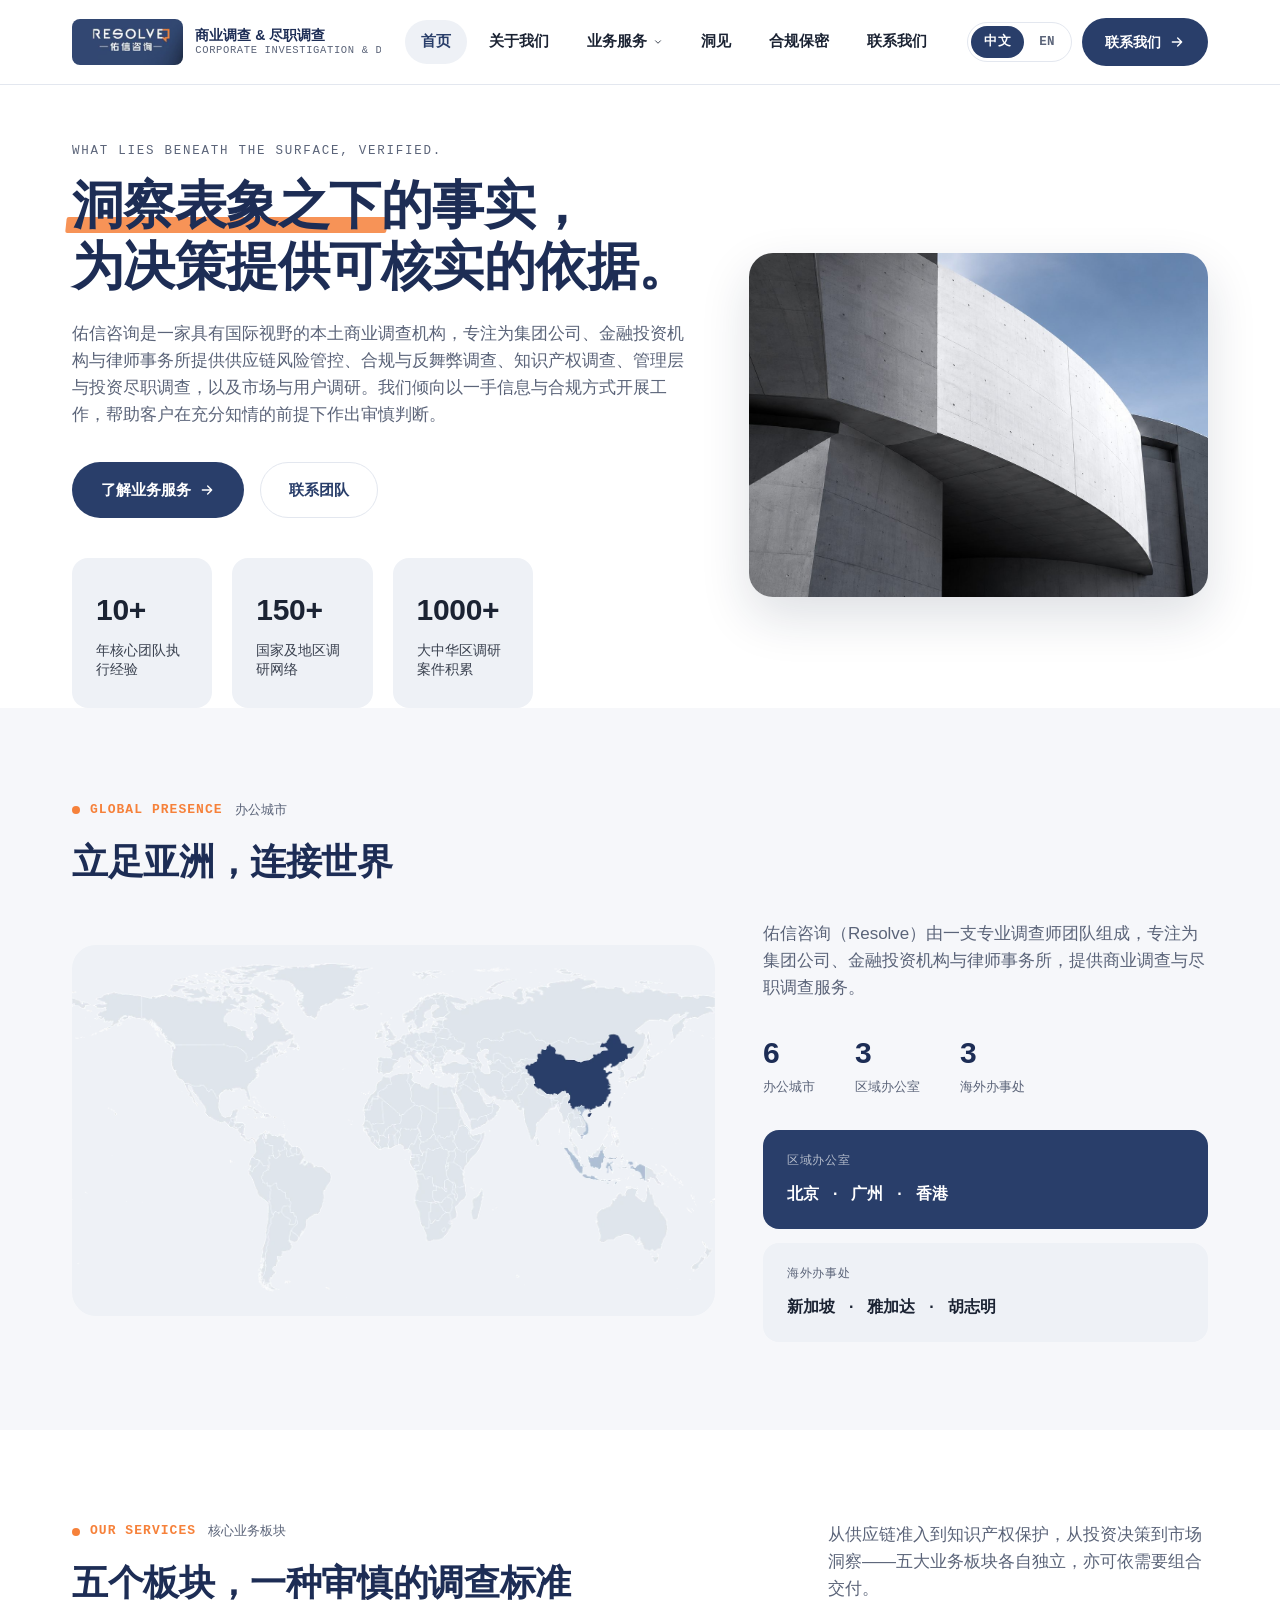
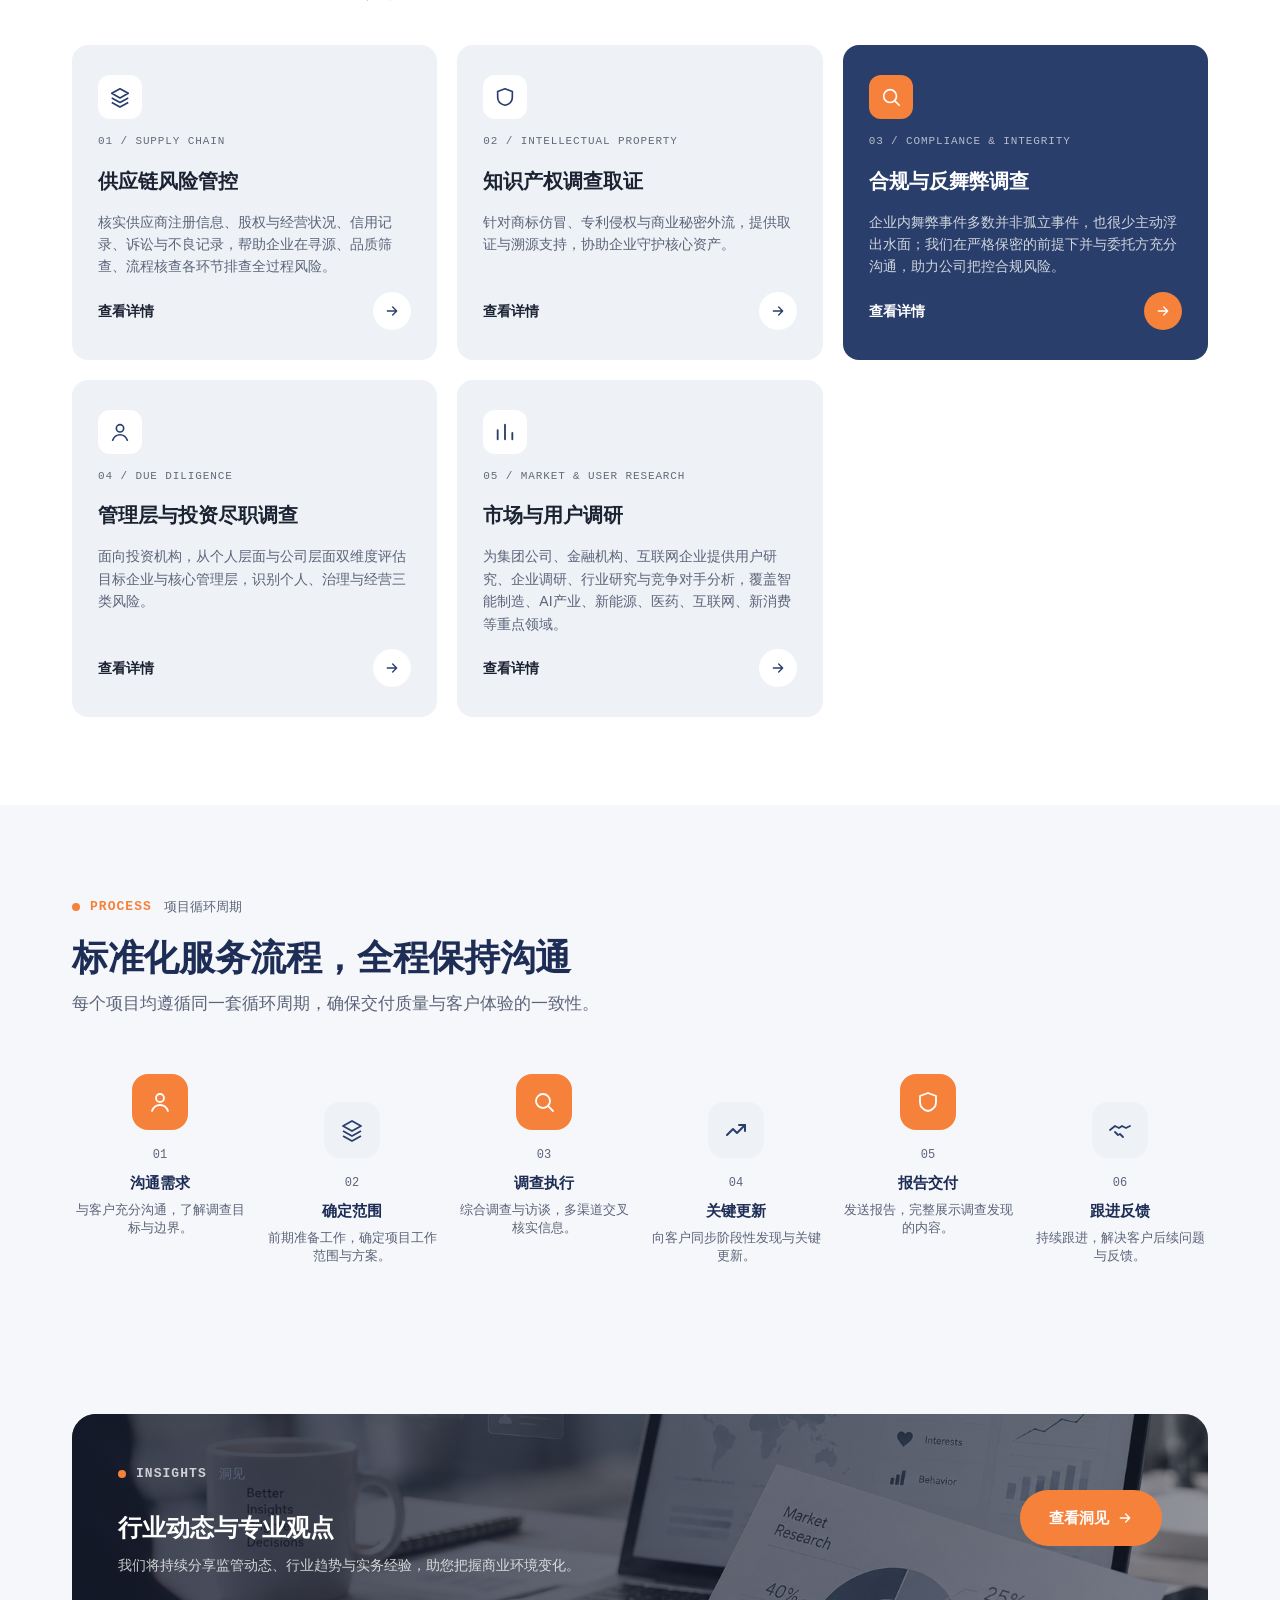
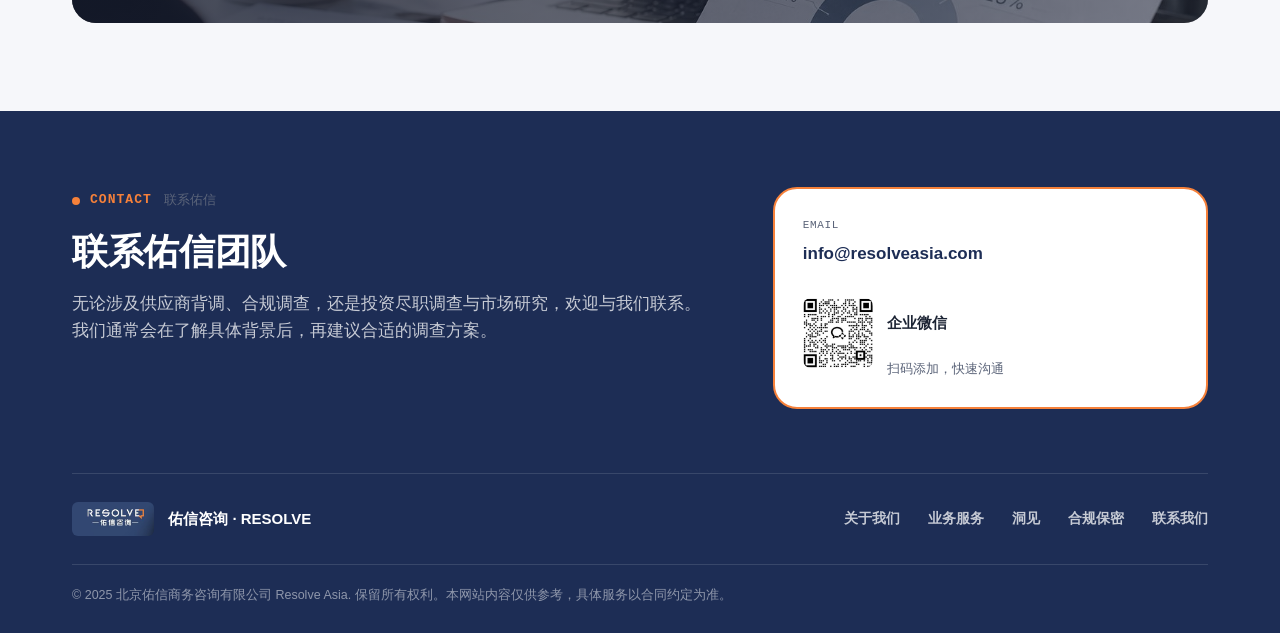
<file: index.html>
<!DOCTYPE html>
<html lang="zh-CN">
<head>
<meta charset="UTF-8">
<meta name="viewport" content="width=device-width, initial-scale=1.0">
<title>首页 | 佑信咨询 Resolve Asia</title>
<meta name="title-zh" content="首页 | 佑信咨询 Resolve Asia">
<meta name="title-en" content="Home | Resolve Asia">
<meta name="description" content="佑信咨询（Resolve）是一家具有国际视野的本土商业调查机构，提供供应链风险管控、知识产权调查取证、合规与反舞弊调查、管理层与投资尽职调查、市场与用户调研等服务。">
<meta name="description-en" content="Resolve is a locally rooted, internationally minded investigative firm offering supply chain risk management, IP investigation, compliance & anti-fraud investigation, management & investment due diligence, and market & user research.">
<link rel="canonical" href="https://resolveasia.com/index.html">
<link rel="alternate" hreflang="zh-CN" href="https://resolveasia.com/index.html">
<link rel="alternate" hreflang="en" href="https://resolveasia.com/index.html?lang=en">
<meta property="og:site_name" content="Resolve Asia 佑信咨询">
<meta property="og:title" content="首页 | 佑信咨询">
<meta property="og:description" content="佑信咨询（Resolve）是一家具有国际视野的本土商业调查机构，提供供应链风险管控、知识产权调查取证、合规与反舞弊调查、管理层与投资尽职调查、市场与用户调研等服务。">
<meta property="og:type" content="website">
<meta property="og:url" content="https://resolveasia.com/index.html">
<meta property="og:image" content="https://resolveasia.com/assets/img/hero-concrete.jpg">
<meta name="twitter:card" content="summary_large_image">
<link rel="icon" type="image/png" href="assets/img/logo.png">
<link rel="stylesheet" href="assets/css/style.css">

</head>
<body>
<header class="site-header">
    <div class="container">
      <a href="index.html" class="brand">
        <img src="assets/img/logo.png" alt="Resolve Asia logo" width="40" height="17">
        <span class="brand-text"><span class="cn">商业调查 & 尽职调查</span><span class="en">CORPORATE INVESTIGATION & DUE DILIGENCE</span></span>
      </a>
      <ul class="main-nav">
        <li><a href="index.html" class="active"><span lang-zh>首页</span><span lang-en>Home</span></a></li>
        <li><a href="about.html"><span lang-zh>关于我们</span><span lang-en>About</span></a></li>
        <li class="has-sub">
          <a href="services.html"><span lang-zh>业务服务</span><span lang-en>Services</span><svg class="chev" viewBox="0 0 24 24" fill="none"><path d="M6 9l6 6 6-6" stroke="currentColor" stroke-width="2" stroke-linecap="round" stroke-linejoin="round"/></svg></a>
          <ul class="submenu"><li><a href="service-supplier.html"><span lang-zh>供应链风险管控</span><span lang-en>Supply Chain Risk Management</span></a></li><li><a href="service-ip.html"><span lang-zh>知识产权调查取证</span><span lang-en>IP Investigation & Evidence Collection</span></a></li><li><a href="service-antifraud.html"><span lang-zh>合规与反舞弊调查</span><span lang-en>Compliance & Anti-Fraud</span></a></li><li><a href="service-duediligence.html"><span lang-zh>管理层与投资尽调</span><span lang-en>Management & Investment DD</span></a></li><li><a href="service-research.html"><span lang-zh>市场与用户调研</span><span lang-en>Market & User Research</span></a></li></ul>
        </li>
        <li><a href="insights.html"><span lang-zh>洞见</span><span lang-en>Insights</span></a></li>
        <li><a href="trust.html"><span lang-zh>合规保密</span><span lang-en>Compliance</span></a></li>
        <li><a href="contact.html"><span lang-zh>联系我们</span><span lang-en>Contact</span></a></li>
      </ul>
      <div class="header-actions">
        <div class="lang-switch">
          <button type="button" data-lang="zh">中文</button>
          <button type="button" data-lang="en">EN</button>
        </div>
        <a href="contact.html" class="btn btn-primary desktop-only"><span lang-zh>联系我们</span><span lang-en>Contact Us</span> <svg viewBox="0 0 24 24" fill="none"><path d="M5 12h14M13 6l6 6-6 6" stroke="currentColor" stroke-width="2" stroke-linecap="round" stroke-linejoin="round"/></svg></a>
        <button class="nav-toggle" aria-label="Menu"><svg viewBox="0 0 24 24" fill="none"><path d="M4 7h16M4 12h16M4 17h16" stroke="currentColor" stroke-width="2" stroke-linecap="round"/></svg></button>
      </div>
    </div>
  </header>

  <section class="hero simple-hero">
    <div class="container">
      <div class="hero-grid">
        <div>
          <div class="hero-kicker-en">WHAT LIES BENEATH THE SURFACE, VERIFIED.</div>
          <h1>
            <span lang-zh><span class="underline-swipe">洞察表象之下</span>的事实，<br>为决策提供可核实的依据。</span>
            <span lang-en>What lies beneath the surface, verified.</span>
          </h1>
          <p class="lede"><span lang-zh>佑信咨询是一家具有国际视野的本土商业调查机构，专注为集团公司、金融投资机构与律师事务所提供供应链风险管控、合规与反舞弊调查、知识产权调查、管理层与投资尽职调查，以及市场与用户调研。我们倾向以一手信息与合规方式开展工作，帮助客户在充分知情的前提下作出审慎判断。</span><span lang-en>Resolve is a locally rooted investigative firm with an international outlook. We work with corporations, financial investors and law firms on supply chain risk management, compliance and anti-fraud investigations, IP investigation and evidence collection, management and investment due diligence, and market and user research. We favor first-hand information and lawful methods, so that clients can make prudent decisions with the full picture.</span></p>
          <div class="btn-row">
            <a href="services.html" class="btn btn-primary"><span lang-zh>了解业务服务</span><span lang-en>Explore Our Services</span> <svg viewBox="0 0 24 24" fill="none"><path d="M5 12h14M13 6l6 6-6 6" stroke="currentColor" stroke-width="2" stroke-linecap="round" stroke-linejoin="round"/></svg></a>
            <a href="contact.html" class="btn btn-outline"><span lang-zh>联系团队</span><span lang-en>Contact the Team</span></a>
          </div>
          <div class="stat-strip">
            <div class="stat-card light"><div class="num">10+</div><div class="cap"><span lang-zh>年核心团队执行经验</span><span lang-en>Years of core team experience</span></div></div>
            <div class="stat-card light"><div class="num">150+</div><div class="cap"><span lang-zh>国家及地区调研网络</span><span lang-en>Countries & regions covered</span></div></div>
            <div class="stat-card light"><div class="num">1000+</div><div class="cap"><span lang-zh>大中华区调研案件积累</span><span lang-en>Cases across Greater China</span></div></div>
          </div>
        </div>
        <div class="hero-media">
          <img src="assets/img/hero-concrete.jpg" alt="Resolve Asia" loading="eager">
        </div>
      </div>
    </div>
  </section>

  <section class="section section--soft">
    <div class="container">
      <span class="eyebrow">GLOBAL PRESENCE <span class="zh-sub"><span lang-zh>办公城市</span><span lang-en>Office Locations</span></span></span>
      <h2>
        <span lang-zh>立足亚洲，<span class="underline-swipe">连接世界</span></span>
        <span lang-en>Rooted in Asia, connected to the world</span>
      </h2>
      <div class="presence-wrap">
        <div class="map-box">
          <div class="world-map"><picture>
            <source srcset="assets/img/world-map.webp" type="image/webp">
            <img src="assets/img/world-map.png" alt="Resolve global office network map" loading="lazy">
          </picture></div>
        </div>
        <div>
          <p class="lede" style="margin-bottom:24px;"><span lang-zh>佑信咨询（Resolve）由一支专业调查师团队组成，专注为集团公司、金融投资机构与律师事务所，提供商业调查与尽职调查服务。</span><span lang-en>Resolve is a team of professional investigators serving corporations, financial investors and law firms with corporate investigation and due diligence.</span></p>
          <div class="office-counts">
            <div><div class="num">6</div><div class="cap" lang-zh>办公城市</div><div class="cap" lang-en>Office cities</div></div>
            <div><div class="num">3</div><div class="cap" lang-zh>区域办公室</div><div class="cap" lang-en>Regional offices</div></div>
            <div><div class="num">3</div><div class="cap" lang-zh>海外办事处</div><div class="cap" lang-en>Overseas offices</div></div>
          </div>
          <div class="office-list">
          <div class="office-card regional">
            <div class="label"><span lang-zh>区域办公室</span><span lang-en>Regional Office</span></div>
            <div class="city-row"><span><span lang-zh>北京</span><span lang-en>Beijing</span></span><span>·</span><span><span lang-zh>广州</span><span lang-en>Guangzhou</span></span><span>·</span><span><span lang-zh>香港</span><span lang-en>Hong Kong</span></span></div>
          </div>
          <div class="office-card">
            <div class="label"><span lang-zh>海外办事处</span><span lang-en>Overseas Office</span></div>
            <div class="city-row"><span><span lang-zh>新加坡</span><span lang-en>Singapore</span></span><span>·</span><span><span lang-zh>雅加达</span><span lang-en>Jakarta</span></span><span>·</span><span><span lang-zh>胡志明</span><span lang-en>Ho Chi Minh City</span></span></div>
          </div>
        </div>
        </div>
      </div>
    </div>
  </section>

  <section class="section">
    <div class="container">
      <div class="ov-head">
        <div>
          <span class="eyebrow">OUR SERVICES <span class="zh-sub"><span lang-zh>核心业务板块</span><span lang-en>Core service lines</span></span></span>
          <h2><span lang-zh>五个板块，一种审慎的调查标准</span><span lang-en>Five Service Lines, One Standard</span></h2>
        </div>
        <p class="lede mb-0" style="max-width:380px;"><span lang-zh>从供应链准入到知识产权保护，从投资决策到市场洞察——五大业务板块各自独立，亦可依需要组合交付。</span><span lang-en>From supply-chain onboarding to intellectual property, from investment decisions to market insight — five service lines, standing alone or combined.</span></p>
      </div>
      <div class="services-grid">
      <article class="svc-card">
        <div class="icon"><svg viewBox="0 0 24 24" fill="none"><path d="M12 3l9 5-9 5-9-5 9-5z" stroke="currentColor" stroke-width="1.8" stroke-linejoin="round"/><path d="M3 13l9 5 9-5" stroke="currentColor" stroke-width="1.8" stroke-linejoin="round"/><path d="M3 18l9 5 9-5" stroke="currentColor" stroke-width="1.8" stroke-linejoin="round"/></svg></div>
        <span class="tag">01 / SUPPLY CHAIN</span>
        <h3><span lang-zh>供应链风险管控</span><span lang-en>Supply Chain Risk Management</span></h3>
        <p><span lang-zh>核实供应商注册信息、股权与经营状况、信用记录、诉讼与不良记录，帮助企业在寻源、品质筛查、流程核查各环节排查全过程风险。</span><span lang-en>We verify a supplier's registration, ownership, credit history, litigation and adverse records, screening for risk at every stage — sourcing, quality and process review.</span></p>
        <div class="foot-row"><a href="service-supplier.html" style="font-weight:700;font-size:14px;"><span lang-zh>查看详情</span><span lang-en>View details</span></a><a href="service-supplier.html" class="svc-arrow"><svg viewBox="0 0 24 24" fill="none"><path d="M5 12h14M13 6l6 6-6 6" stroke="currentColor" stroke-width="2" stroke-linecap="round" stroke-linejoin="round"/></svg></a></div>
      </article>
      <article class="svc-card">
        <div class="icon"><svg viewBox="0 0 24 24" fill="none"><path d="M12 3l8 3v6c0 5-3.5 8-8 9-4.5-1-8-4-8-9V6l8-3z" stroke="currentColor" stroke-width="1.8" stroke-linejoin="round"/></svg></div>
        <span class="tag">02 / INTELLECTUAL PROPERTY</span>
        <h3><span lang-zh>知识产权调查取证</span><span lang-en>IP Investigation & Evidence Collection</span></h3>
        <p><span lang-zh>针对商标仿冒、专利侵权与商业秘密外流，提供取证与溯源支持，协助企业守护核心资产。</span><span lang-en>Evidence collection and source-tracing support against counterfeiting, patent infringement and trade-secret leaks — helping companies protect their core assets.</span></p>
        <div class="foot-row"><a href="service-ip.html" style="font-weight:700;font-size:14px;"><span lang-zh>查看详情</span><span lang-en>View details</span></a><a href="service-ip.html" class="svc-arrow"><svg viewBox="0 0 24 24" fill="none"><path d="M5 12h14M13 6l6 6-6 6" stroke="currentColor" stroke-width="2" stroke-linecap="round" stroke-linejoin="round"/></svg></a></div>
      </article>
      <article class="svc-card dark">
        <div class="icon"><svg viewBox="0 0 24 24" fill="none"><circle cx="11" cy="11" r="7" stroke="currentColor" stroke-width="1.8"/><path d="M21 21l-4.3-4.3" stroke="currentColor" stroke-width="1.8" stroke-linecap="round"/></svg></div>
        <span class="tag">03 / COMPLIANCE &amp; INTEGRITY</span>
        <h3><span lang-zh>合规与反舞弊调查</span><span lang-en>Compliance & Anti-Fraud Investigation</span></h3>
        <p><span lang-zh>企业内舞弊事件多数并非孤立事件，也很少主动浮出水面；我们在严格保密的前提下并与委托方充分沟通，助力公司把控合规风险。</span><span lang-en>Internal fraud is rarely an isolated incident, and it seldom comes to light on its own. Working under strict confidentiality and in close coordination with the client, we help companies get ahead of compliance risk.</span></p>
        <div class="foot-row"><a href="service-antifraud.html" style="font-weight:700;font-size:14px;color:#fff;"><span lang-zh>查看详情</span><span lang-en>View details</span></a><a href="service-antifraud.html" class="svc-arrow"><svg viewBox="0 0 24 24" fill="none"><path d="M5 12h14M13 6l6 6-6 6" stroke="currentColor" stroke-width="2" stroke-linecap="round" stroke-linejoin="round"/></svg></a></div>
      </article>
      <article class="svc-card">
        <div class="icon"><svg viewBox="0 0 24 24" fill="none"><circle cx="12" cy="8" r="4" stroke="currentColor" stroke-width="1.8"/><path d="M4 21c1.5-4 5-6 8-6s6.5 2 8 6" stroke="currentColor" stroke-width="1.8" stroke-linecap="round"/></svg></div>
        <span class="tag">04 / DUE DILIGENCE</span>
        <h3><span lang-zh>管理层与投资尽职调查</span><span lang-en>Management & Investment Due Diligence</span></h3>
        <p><span lang-zh>面向投资机构，从个人层面与公司层面双维度评估目标企业与核心管理层，识别个人、治理与经营三类风险。</span><span lang-en>For investors: a dual-lens assessment of key individuals and target companies, covering personal, governance and operating risk.</span></p>
        <div class="foot-row"><a href="service-duediligence.html" style="font-weight:700;font-size:14px;"><span lang-zh>查看详情</span><span lang-en>View details</span></a><a href="service-duediligence.html" class="svc-arrow"><svg viewBox="0 0 24 24" fill="none"><path d="M5 12h14M13 6l6 6-6 6" stroke="currentColor" stroke-width="2" stroke-linecap="round" stroke-linejoin="round"/></svg></a></div>
      </article>
      <article class="svc-card">
        <div class="icon"><svg viewBox="0 0 24 24" fill="none"><path d="M4 20V10M12 20V4M20 20v-7" stroke="currentColor" stroke-width="2" stroke-linecap="round"/></svg></div>
        <span class="tag">05 / MARKET &amp; USER RESEARCH</span>
        <h3><span lang-zh>市场与用户调研</span><span lang-en>Market & User Research</span></h3>
        <p><span lang-zh>为集团公司、金融机构、互联网企业提供用户研究、企业调研、行业研究与竞争对手分析，覆盖智能制造、AI产业、新能源、医药、互联网、新消费等重点领域。</span><span lang-en>User research, enterprise research, industry research and competitor analysis, spanning intelligent manufacturing, AI, new energy, pharma, internet and new consumer sectors.</span></p>
        <div class="foot-row"><a href="service-research.html" style="font-weight:700;font-size:14px;"><span lang-zh>查看详情</span><span lang-en>View details</span></a><a href="service-research.html" class="svc-arrow"><svg viewBox="0 0 24 24" fill="none"><path d="M5 12h14M13 6l6 6-6 6" stroke="currentColor" stroke-width="2" stroke-linecap="round" stroke-linejoin="round"/></svg></a></div>
      </article>
    </div>
    </div>
  </section>

  <section class="section section--soft">
    <div class="container">
      <span class="eyebrow">PROCESS <span class="zh-sub"><span lang-zh>项目循环周期</span><span lang-en>Our Delivery Cycle</span></span></span>
      <h2><span lang-zh>标准化服务流程，全程保持沟通</span><span lang-en>A standardized service process with constant communication.</span></h2>
      <p class="lede" style="margin-top:10px;"><span lang-zh>每个项目均遵循同一套循环周期，确保交付质量与客户体验的一致性。</span><span lang-en>Every project follows the same cycle, ensuring consistent quality and customer experience.</span></p>
      <div class="process-row"><div class="process-step active">
        <div class="dot"><svg viewBox="0 0 24 24" fill="none"><circle cx="12" cy="8" r="4" stroke="currentColor" stroke-width="1.8"/><path d="M4 21c1.5-4 5-6 8-6s6.5 2 8 6" stroke="currentColor" stroke-width="1.8" stroke-linecap="round"/></svg></div>
        <div class="num">01</div>
        <h4><span lang-zh>沟通需求</span><span lang-en>Understand the requirements</span></h4>
        <p><span lang-zh>与客户充分沟通，了解调查目标与边界。</span><span lang-en>Align on goals and scope with the client.</span></p>
      </div><div class="process-step">
        <div class="dot"><svg viewBox="0 0 24 24" fill="none"><path d="M12 3l9 5-9 5-9-5 9-5z" stroke="currentColor" stroke-width="1.8" stroke-linejoin="round"/><path d="M3 13l9 5 9-5" stroke="currentColor" stroke-width="1.8" stroke-linejoin="round"/><path d="M3 18l9 5 9-5" stroke="currentColor" stroke-width="1.8" stroke-linejoin="round"/></svg></div>
        <div class="num">02</div>
        <h4><span lang-zh>确定范围</span><span lang-en>Plan the scope</span></h4>
        <p><span lang-zh>前期准备工作，确定项目工作范围与方案。</span><span lang-en>Prepare the groundwork and define the project scope and approach.</span></p>
      </div><div class="process-step active">
        <div class="dot"><svg viewBox="0 0 24 24" fill="none"><circle cx="11" cy="11" r="7" stroke="currentColor" stroke-width="1.8"/><path d="M21 21l-4.3-4.3" stroke="currentColor" stroke-width="1.8" stroke-linecap="round"/></svg></div>
        <div class="num">03</div>
        <h4><span lang-zh>调查执行</span><span lang-en>Investigate and execute</span></h4>
        <p><span lang-zh>综合调查与访谈，多渠道交叉核实信息。</span><span lang-en>Cross-verified research and interviews.</span></p>
      </div><div class="process-step">
        <div class="dot"><svg viewBox="0 0 24 24" fill="none"><path d="M3 17l6-6 4 4 8-8" stroke="currentColor" stroke-width="2" stroke-linecap="round" stroke-linejoin="round"/><path d="M15 7h6v6" stroke="currentColor" stroke-width="2" stroke-linecap="round" stroke-linejoin="round"/></svg></div>
        <div class="num">04</div>
        <h4><span lang-zh>关键更新</span><span lang-en>Share key updates</span></h4>
        <p><span lang-zh>向客户同步阶段性发现与关键更新。</span><span lang-en>Keep clients informed of interim findings and key developments.</span></p>
      </div><div class="process-step active">
        <div class="dot"><svg viewBox="0 0 24 24" fill="none"><path d="M12 3l8 3v6c0 5-3.5 8-8 9-4.5-1-8-4-8-9V6l8-3z" stroke="currentColor" stroke-width="1.8" stroke-linejoin="round"/></svg></div>
        <div class="num">05</div>
        <h4><span lang-zh>报告交付</span><span lang-en>Deliver the report</span></h4>
        <p><span lang-zh>发送报告，完整展示调查发现的内容。</span><span lang-en>Deliver the full findings report.</span></p>
      </div><div class="process-step">
        <div class="dot"><svg viewBox="0 0 24 24" fill="none"><path d="M2 12l5-4 4 2 3-2 4 2 4-2" stroke="currentColor" stroke-width="1.8" stroke-linecap="round" stroke-linejoin="round"/><path d="M7 14l3 3 2-1 3 3" stroke="currentColor" stroke-width="1.8" stroke-linecap="round" stroke-linejoin="round"/></svg></div>
        <div class="num">06</div>
        <h4><span lang-zh>跟进反馈</span><span lang-en>Follow up</span></h4>
        <p><span lang-zh>持续跟进，解决客户后续问题与反馈。</span><span lang-en>Ongoing support for follow-up questions.</span></p>
      </div></div>
    </div>
  </section>

  <section class="section section--soft">
    <div class="container">
      <div class="cta-banner" style="margin-top:0;">
        <img src="assets/img/research-analysis.jpg" alt="Resolve insights">
        <div class="ov">
          <div>
            <span class="eyebrow" style="color:rgba(255,255,255,.75);">INSIGHTS <span class="zh-sub">洞见</span></span>
            <h3 style="margin-top:8px;">
              <span lang-zh>行业动态与专业观点</span>
              <span lang-en>Industry trends &amp; professional perspectives</span>
            </h3>
            <p>
              <span lang-zh>我们将持续分享监管动态、行业趋势与实务经验，助您把握商业环境变化。</span>
              <span lang-en>We regularly share regulatory updates, industry trends and practical insights to help you navigate a changing business environment.</span>
            </p>
          </div>
          <a href="insights.html" class="btn btn-accent">
            <span lang-zh>查看洞见</span><span lang-en>View Insights</span> <svg viewBox="0 0 24 24" fill="none"><path d="M5 12h14M13 6l6 6-6 6" stroke="currentColor" stroke-width="2" stroke-linecap="round" stroke-linejoin="round"/></svg>
          </a>
        </div>
      </div>
    </div>
  </section>

<section class="contact-section">
    <div class="container">
      <div class="contact-grid">
        <div>
          <span class="eyebrow">CONTACT <span class="zh-sub"><span lang-zh>联系佑信</span><span lang-en>Contact Resolve</span></span></span>
          <h2><span lang-zh>联系佑信团队</span><span lang-en>Contact the Resolve Team</span></h2>
          <p class="lede" style="margin-top:16px;"><span lang-zh>无论涉及供应商背调、合规调查，还是投资尽职调查与市场研究，欢迎与我们联系。我们通常会在了解具体背景后，再建议合适的调查方案。</span><span lang-en>Whether the matter involves a supplier check, a compliance investigation, or investment due diligence, we typically propose an approach only once we understand the specifics.</span></p>
        </div>
        <div class="contact-card">
          <div class="em-label">EMAIL</div>
          <div class="email">info@resolveasia.com</div>
          <div class="qr-row">
            <img src="assets/img/qrcode-wecom.png" alt="WeCom QR code" width="70" height="70">
            <div>
              <h5><span lang-zh>企业微信</span><span lang-en>WeCom</span></h5>
              <p><span lang-zh>扫码添加，快速沟通</span><span lang-en>Scan to connect instantly</span></p>
            </div>
          </div>
        </div>
      </div>
    </div>
  </section>
<footer class="site-footer">
    <div class="container">
      <div class="footer-row">
        <div class="footer-brand">
          <img src="assets/img/logo.png" alt="Resolve Asia">
          <span><span lang-zh>佑信咨询 · RESOLVE</span><span lang-en>RESOLVE · 佑信咨询</span></span>
        </div>
        <nav class="footer-nav">
          <a href="about.html"><span lang-zh>关于我们</span><span lang-en>About</span></a>
          <a href="services.html"><span lang-zh>业务服务</span><span lang-en>Services</span></a>
          <a href="insights.html"><span lang-zh>洞见</span><span lang-en>Insights</span></a>
          <a href="trust.html"><span lang-zh>合规保密</span><span lang-en>Compliance</span></a>
          <a href="contact.html"><span lang-zh>联系我们</span><span lang-en>Contact</span></a>
        </nav>
      </div>
      <div class="footer-bottom"><span lang-zh>© 2025 北京佑信商务咨询有限公司 Resolve Asia. 保留所有权利。本网站内容仅供参考，具体服务以合同约定为准。</span><span lang-en>© 2025 Beijing Resolve Business Consulting Co., Ltd. All rights reserved. This website is for reference only; the scope of services is as set out in the contract.</span></div>
    </div>
  </footer>
<script src="assets/js/main.js"></script>
</body>
</html>
</file>
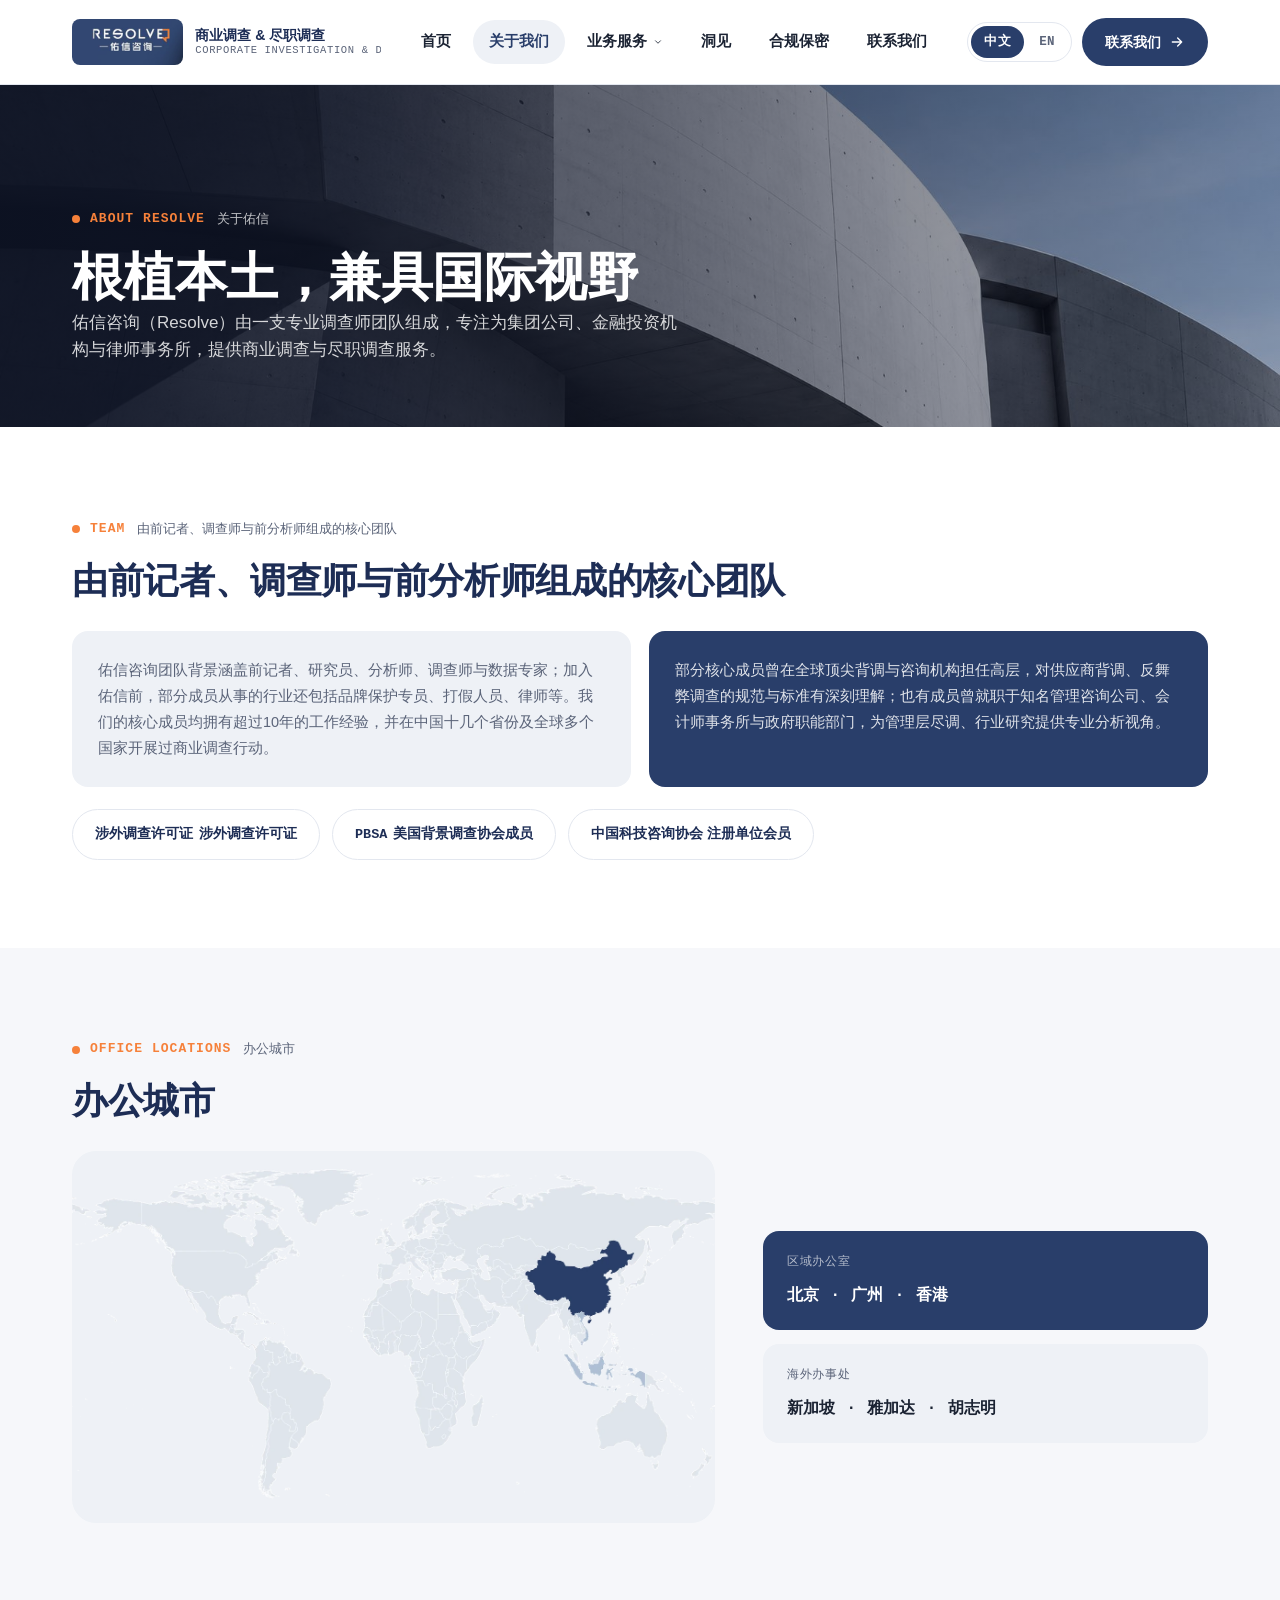
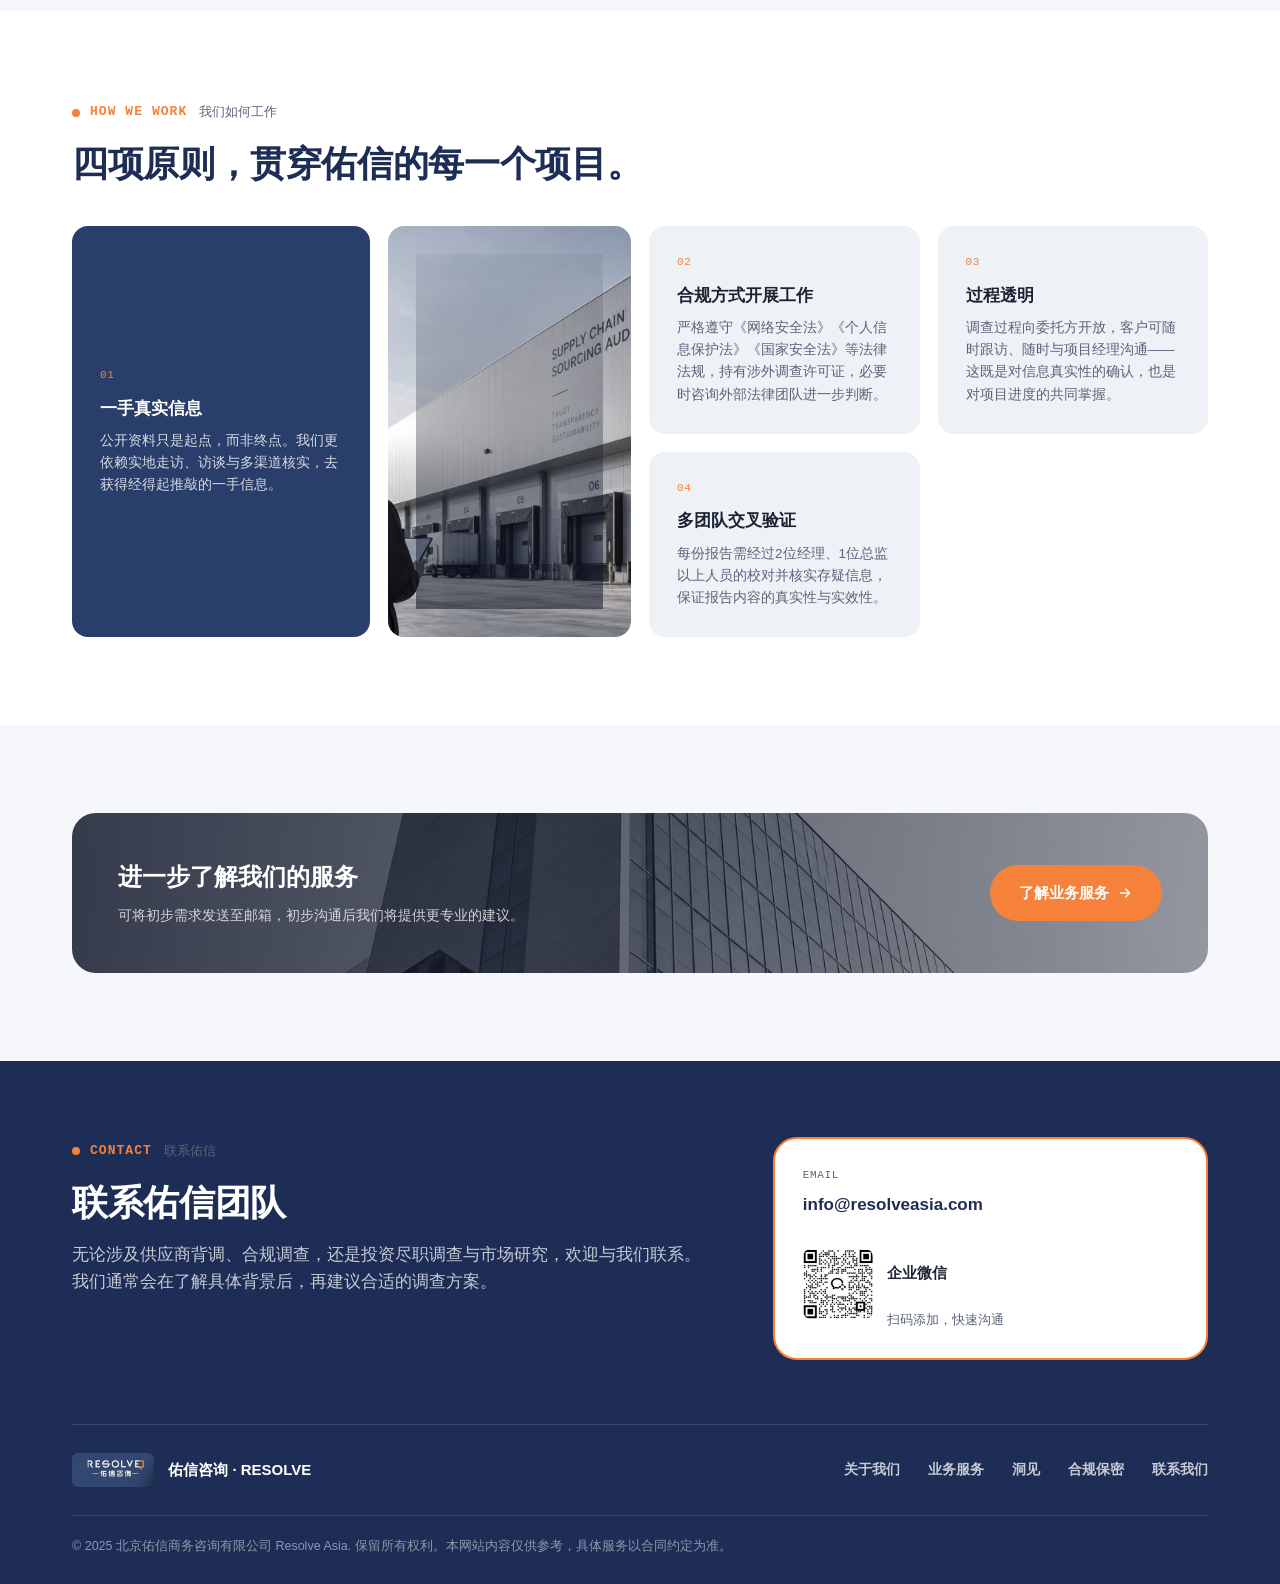
<file: about.html>
<!DOCTYPE html>
<html lang="zh-CN">
<head>
<meta charset="UTF-8">
<meta name="viewport" content="width=device-width, initial-scale=1.0">
<title>关于我们 | 佑信咨询 Resolve Asia</title>
<meta name="title-zh" content="关于我们 | 佑信咨询 Resolve Asia">
<meta name="title-en" content="About | Resolve Asia">
<meta name="description" content="佑信咨询（Resolve）由一支专业调查师团队组成，专注为集团公司、金融投资机构与律师事务所提供商业调查与尽职调查服务。">
<meta name="description-en" content="Resolve is a team of professional investigators serving corporations, financial investors and law firms with corporate investigation and due diligence.">
<link rel="canonical" href="https://resolveasia.com/about.html">
<link rel="alternate" hreflang="zh-CN" href="https://resolveasia.com/about.html">
<link rel="alternate" hreflang="en" href="https://resolveasia.com/about.html?lang=en">
<meta property="og:site_name" content="Resolve Asia 佑信咨询">
<meta property="og:title" content="关于我们 | 佑信咨询">
<meta property="og:description" content="佑信咨询（Resolve）由一支专业调查师团队组成，专注为集团公司、金融投资机构与律师事务所提供商业调查与尽职调查服务。">
<meta property="og:type" content="website">
<meta property="og:url" content="https://resolveasia.com/about.html">
<meta property="og:image" content="https://resolveasia.com/assets/img/hero-concrete.jpg">
<meta name="twitter:card" content="summary_large_image">
<link rel="icon" type="image/png" href="assets/img/logo.png">
<link rel="stylesheet" href="assets/css/style.css">

</head>
<body>
<header class="site-header">
    <div class="container">
      <a href="index.html" class="brand">
        <img src="assets/img/logo.png" alt="Resolve Asia logo" width="40" height="17">
        <span class="brand-text"><span class="cn">商业调查 & 尽职调查</span><span class="en">CORPORATE INVESTIGATION & DUE DILIGENCE</span></span>
      </a>
      <ul class="main-nav">
        <li><a href="index.html"><span lang-zh>首页</span><span lang-en>Home</span></a></li>
        <li><a href="about.html" class="active"><span lang-zh>关于我们</span><span lang-en>About</span></a></li>
        <li class="has-sub">
          <a href="services.html"><span lang-zh>业务服务</span><span lang-en>Services</span><svg class="chev" viewBox="0 0 24 24" fill="none"><path d="M6 9l6 6 6-6" stroke="currentColor" stroke-width="2" stroke-linecap="round" stroke-linejoin="round"/></svg></a>
          <ul class="submenu"><li><a href="service-supplier.html"><span lang-zh>供应链风险管控</span><span lang-en>Supply Chain Risk Management</span></a></li><li><a href="service-ip.html"><span lang-zh>知识产权调查取证</span><span lang-en>IP Investigation & Evidence Collection</span></a></li><li><a href="service-antifraud.html"><span lang-zh>合规与反舞弊调查</span><span lang-en>Compliance & Anti-Fraud</span></a></li><li><a href="service-duediligence.html"><span lang-zh>管理层与投资尽调</span><span lang-en>Management & Investment DD</span></a></li><li><a href="service-research.html"><span lang-zh>市场与用户调研</span><span lang-en>Market & User Research</span></a></li></ul>
        </li>
        <li><a href="insights.html"><span lang-zh>洞见</span><span lang-en>Insights</span></a></li>
        <li><a href="trust.html"><span lang-zh>合规保密</span><span lang-en>Compliance</span></a></li>
        <li><a href="contact.html"><span lang-zh>联系我们</span><span lang-en>Contact</span></a></li>
      </ul>
      <div class="header-actions">
        <div class="lang-switch">
          <button type="button" data-lang="zh">中文</button>
          <button type="button" data-lang="en">EN</button>
        </div>
        <a href="contact.html" class="btn btn-primary desktop-only"><span lang-zh>联系我们</span><span lang-en>Contact Us</span> <svg viewBox="0 0 24 24" fill="none"><path d="M5 12h14M13 6l6 6-6 6" stroke="currentColor" stroke-width="2" stroke-linecap="round" stroke-linejoin="round"/></svg></a>
        <button class="nav-toggle" aria-label="Menu"><svg viewBox="0 0 24 24" fill="none"><path d="M4 7h16M4 12h16M4 17h16" stroke="currentColor" stroke-width="2" stroke-linecap="round"/></svg></button>
      </div>
    </div>
  </header>

  <section class="page-hero">
    <div class="page-hero-bg"><img src="assets/img/hero-concrete.jpg" alt="Resolve Asia"></div>
    <div class="container">
      <span class="eyebrow">ABOUT RESOLVE <span class="zh-sub"><span lang-zh>关于佑信</span><span lang-en>About Resolve</span></span></span>
      <h1><span lang-zh>根植本土，兼具国际视野</span><span lang-en>A local investigative team with a global outlook.</span></h1>
      <p class="lede"><span lang-zh>佑信咨询（Resolve）由一支专业调查师团队组成，专注为集团公司、金融投资机构与律师事务所，提供商业调查与尽职调查服务。</span><span lang-en>Resolve is a team of professional investigators serving corporations, financial investors and law firms with corporate investigation and due diligence.</span></p>
    </div>
  </section>

  <section class="section">
    <div class="container">
      <div class="ov-head">
        <div>
          <span class="eyebrow">TEAM <span class="zh-sub"><span lang-zh>由前记者、调查师与前分析师组成的核心团队</span><span lang-en>A core team of former journalists and analysts, and seasoned investigators</span></span></span>
          <h2><span lang-zh>由前记者、调查师与前分析师组成的核心团队</span><span lang-en>A core team of former journalists and analysts, and seasoned investigators</span></h2>
        </div>
      </div>
      <div class="grid-2">
        <div class="tile">
          <p style="font-size:14.5px;line-height:1.8;"><span lang-zh>佑信咨询团队背景涵盖前记者、研究员、分析师、调查师与数据专家；加入佑信前，部分成员从事的行业还包括品牌保护专员、打假人员、律师等。我们的核心成员均拥有超过10年的工作经验，并在中国十几个省份及全球多个国家开展过商业调查行动。</span><span lang-en>Our team's backgrounds span former journalists, researchers, analysts, investigators and data specialists — with some members having worked as brand-protection specialists, anti-counterfeiting investigators or lawyers before joining Resolve. Core members bring more than a decade of experience, having conducted investigations across more than a dozen Chinese provinces and a number of countries worldwide.</span></p>
        </div>
        <div class="tile navy">
          <p style="font-size:14.5px;line-height:1.8;color:rgba(255,255,255,.85);"><span lang-zh>部分核心成员曾在全球顶尖背调与咨询机构担任高层，对供应商背调、反舞弊调查的规范与标准有深刻理解；也有成员曾就职于知名管理咨询公司、会计师事务所与政府职能部门，为管理层尽调、行业研究提供专业分析视角。</span><span lang-en>Some senior members previously held leadership roles at top-tier background-check and consulting firms, bringing deep expertise in supplier checks and anti-fraud investigation; others came from leading management consultancies, accounting firms and government bodies, contributing an analytical lens to management due diligence and industry research.</span></p>
        </div>
      </div>
      <div class="credential-row">
        <span class="cred-chip"><b>涉外调查许可证</b><span lang-zh>涉外调查许可证</span><span lang-en>Foreign-Related Investigation License</span></span>
        <span class="cred-chip"><b>PBSA</b><span lang-zh>美国背景调查协会成员</span><span lang-en>Member</span></span>
        <span class="cred-chip"><span lang-zh>中国科技咨询协会 注册单位会员</span><span lang-en>CATCC Registered Member</span></span>
      </div>
    </div>
  </section>

  <section class="section section--soft">
    <div class="container">
      <span class="eyebrow">OFFICE LOCATIONS <span class="zh-sub"><span lang-zh>办公城市</span><span lang-en>Office Locations</span></span></span>
      <h2><span lang-zh>办公城市</span><span lang-en>Office Locations</span></h2>
      <div class="presence-wrap" style="margin-top:28px;">
        <div class="map-box">
          <div class="world-map"><picture>
            <source srcset="assets/img/world-map.webp" type="image/webp">
            <img src="assets/img/world-map.png" alt="Resolve global office network map" loading="lazy">
          </picture></div>
        </div>
        <div class="office-list">
          <div class="office-card regional">
            <div class="label"><span lang-zh>区域办公室</span><span lang-en>Regional Office</span></div>
            <div class="city-row"><span><span lang-zh>北京</span><span lang-en>Beijing</span></span><span>·</span><span><span lang-zh>广州</span><span lang-en>Guangzhou</span></span><span>·</span><span><span lang-zh>香港</span><span lang-en>Hong Kong</span></span></div>
          </div>
          <div class="office-card">
            <div class="label"><span lang-zh>海外办事处</span><span lang-en>Overseas Office</span></div>
            <div class="city-row"><span><span lang-zh>新加坡</span><span lang-en>Singapore</span></span><span>·</span><span><span lang-zh>雅加达</span><span lang-en>Jakarta</span></span><span>·</span><span><span lang-zh>胡志明</span><span lang-en>Ho Chi Minh City</span></span></div>
          </div>
        </div>
      </div>
    </div>
  </section>

  <section class="section">
    <div class="container">
      <span class="eyebrow">HOW WE WORK <span class="zh-sub"><span lang-zh>我们如何工作</span><span lang-en>How We Work</span></span></span>
      <h2><span lang-zh>四项原则，贯穿佑信的每一个项目。</span><span lang-en>Four principles guide every engagement.</span></h2>
      <div class="principle-grid">
        <div class="principle-card navy">
          <div class="tag">01</div>
          <h4><span lang-zh>一手真实信息</span><span lang-en>First-Hand Information</span></h4>
          <p><span lang-zh>公开资料只是起点，而非终点。我们更依赖实地走访、访谈与多渠道核实，去获得经得起推敲的一手信息。</span><span lang-en>Public records are a starting point, not an endpoint. We rely on site visits, interviews and cross-checked sources to reach information that holds up to scrutiny.</span></p>
        </div>
        <div class="principle-card photo">
          <img src="assets/img/supply-chain-audit.jpg" alt="Compliant by design">
          <div class="ov"></div>
        </div>
        <div class="principle-card light">
          <div class="tag">02</div>
          <h4><span lang-zh>合规方式开展工作</span><span lang-en>Compliant by Design</span></h4>
          <p><span lang-zh>严格遵守《网络安全法》《个人信息保护法》《国家安全法》等法律法规，持有涉外调查许可证，必要时咨询外部法律团队进一步判断。</span><span lang-en>We strictly follow China's Cybersecurity Law, Personal Information Protection Law and National Security Law, hold a Foreign-Related Investigation License, and consult external legal counsel when needed.</span></p>
        </div>
        <div class="principle-card light">
          <div class="tag">03</div>
          <h4><span lang-zh>过程透明</span><span lang-en>Transparent Process</span></h4>
          <p><span lang-zh>调查过程向委托方开放，客户可随时跟访、随时与项目经理沟通——这既是对信息真实性的确认，也是对项目进度的共同掌握。</span><span lang-en>The process stays open to the client, who can sit in on interviews and reach the project manager at any time — which both confirms the information is genuine and keeps client and team aligned on progress.</span></p>
        </div>
        <div class="principle-card light">
          <div class="tag">04</div>
          <h4><span lang-zh>多团队交叉验证</span><span lang-en>Cross-Verified Quality</span></h4>
          <p><span lang-zh>每份报告需经过2位经理、1位总监以上人员的校对并核实存疑信息，保证报告内容的真实性与实效性。</span><span lang-en>Every report is reviewed by two managers and at least one director, who verify any questionable findings before delivery — so the report is accurate and actionable.</span></p>
        </div>
      </div>
    </div>
  </section>

  <section class="section section--soft">
    <div class="container">
      <div class="cta-banner" style="margin-top:0;">
        <img src="assets/img/cta-building.jpg" alt="Resolve services">
        <div class="ov">
          <div>
            <h3><span lang-zh>进一步了解我们的服务</span><span lang-en>Learn more about our services</span></h3>
            <p><span lang-zh>可将初步需求发送至邮箱，初步沟通后我们将提供更专业的建议。</span><span lang-en>Send us a brief outline of what you need, and we'll follow up with tailored advice once we've had an initial conversation.</span></p>
          </div>
          <a href="services.html" class="btn btn-accent"><span lang-zh>了解业务服务</span><span lang-en>Explore Our Services</span> <svg viewBox="0 0 24 24" fill="none"><path d="M5 12h14M13 6l6 6-6 6" stroke="currentColor" stroke-width="2" stroke-linecap="round" stroke-linejoin="round"/></svg></a>
        </div>
      </div>
    </div>
  </section>

<section class="contact-section">
    <div class="container">
      <div class="contact-grid">
        <div>
          <span class="eyebrow">CONTACT <span class="zh-sub"><span lang-zh>联系佑信</span><span lang-en>Contact Resolve</span></span></span>
          <h2><span lang-zh>联系佑信团队</span><span lang-en>Contact the Resolve Team</span></h2>
          <p class="lede" style="margin-top:16px;"><span lang-zh>无论涉及供应商背调、合规调查，还是投资尽职调查与市场研究，欢迎与我们联系。我们通常会在了解具体背景后，再建议合适的调查方案。</span><span lang-en>Whether the matter involves a supplier check, a compliance investigation, or investment due diligence, we typically propose an approach only once we understand the specifics.</span></p>
        </div>
        <div class="contact-card">
          <div class="em-label">EMAIL</div>
          <div class="email">info@resolveasia.com</div>
          <div class="qr-row">
            <img src="assets/img/qrcode-wecom.png" alt="WeCom QR code" width="70" height="70">
            <div>
              <h5><span lang-zh>企业微信</span><span lang-en>WeCom</span></h5>
              <p><span lang-zh>扫码添加，快速沟通</span><span lang-en>Scan to connect instantly</span></p>
            </div>
          </div>
        </div>
      </div>
    </div>
  </section>
<footer class="site-footer">
    <div class="container">
      <div class="footer-row">
        <div class="footer-brand">
          <img src="assets/img/logo.png" alt="Resolve Asia">
          <span><span lang-zh>佑信咨询 · RESOLVE</span><span lang-en>RESOLVE · 佑信咨询</span></span>
        </div>
        <nav class="footer-nav">
          <a href="about.html"><span lang-zh>关于我们</span><span lang-en>About</span></a>
          <a href="services.html"><span lang-zh>业务服务</span><span lang-en>Services</span></a>
          <a href="insights.html"><span lang-zh>洞见</span><span lang-en>Insights</span></a>
          <a href="trust.html"><span lang-zh>合规保密</span><span lang-en>Compliance</span></a>
          <a href="contact.html"><span lang-zh>联系我们</span><span lang-en>Contact</span></a>
        </nav>
      </div>
      <div class="footer-bottom"><span lang-zh>© 2025 北京佑信商务咨询有限公司 Resolve Asia. 保留所有权利。本网站内容仅供参考，具体服务以合同约定为准。</span><span lang-en>© 2025 Beijing Resolve Business Consulting Co., Ltd. All rights reserved. This website is for reference only; the scope of services is as set out in the contract.</span></div>
    </div>
  </footer>
<script src="assets/js/main.js"></script>
</body>
</html>
</file>
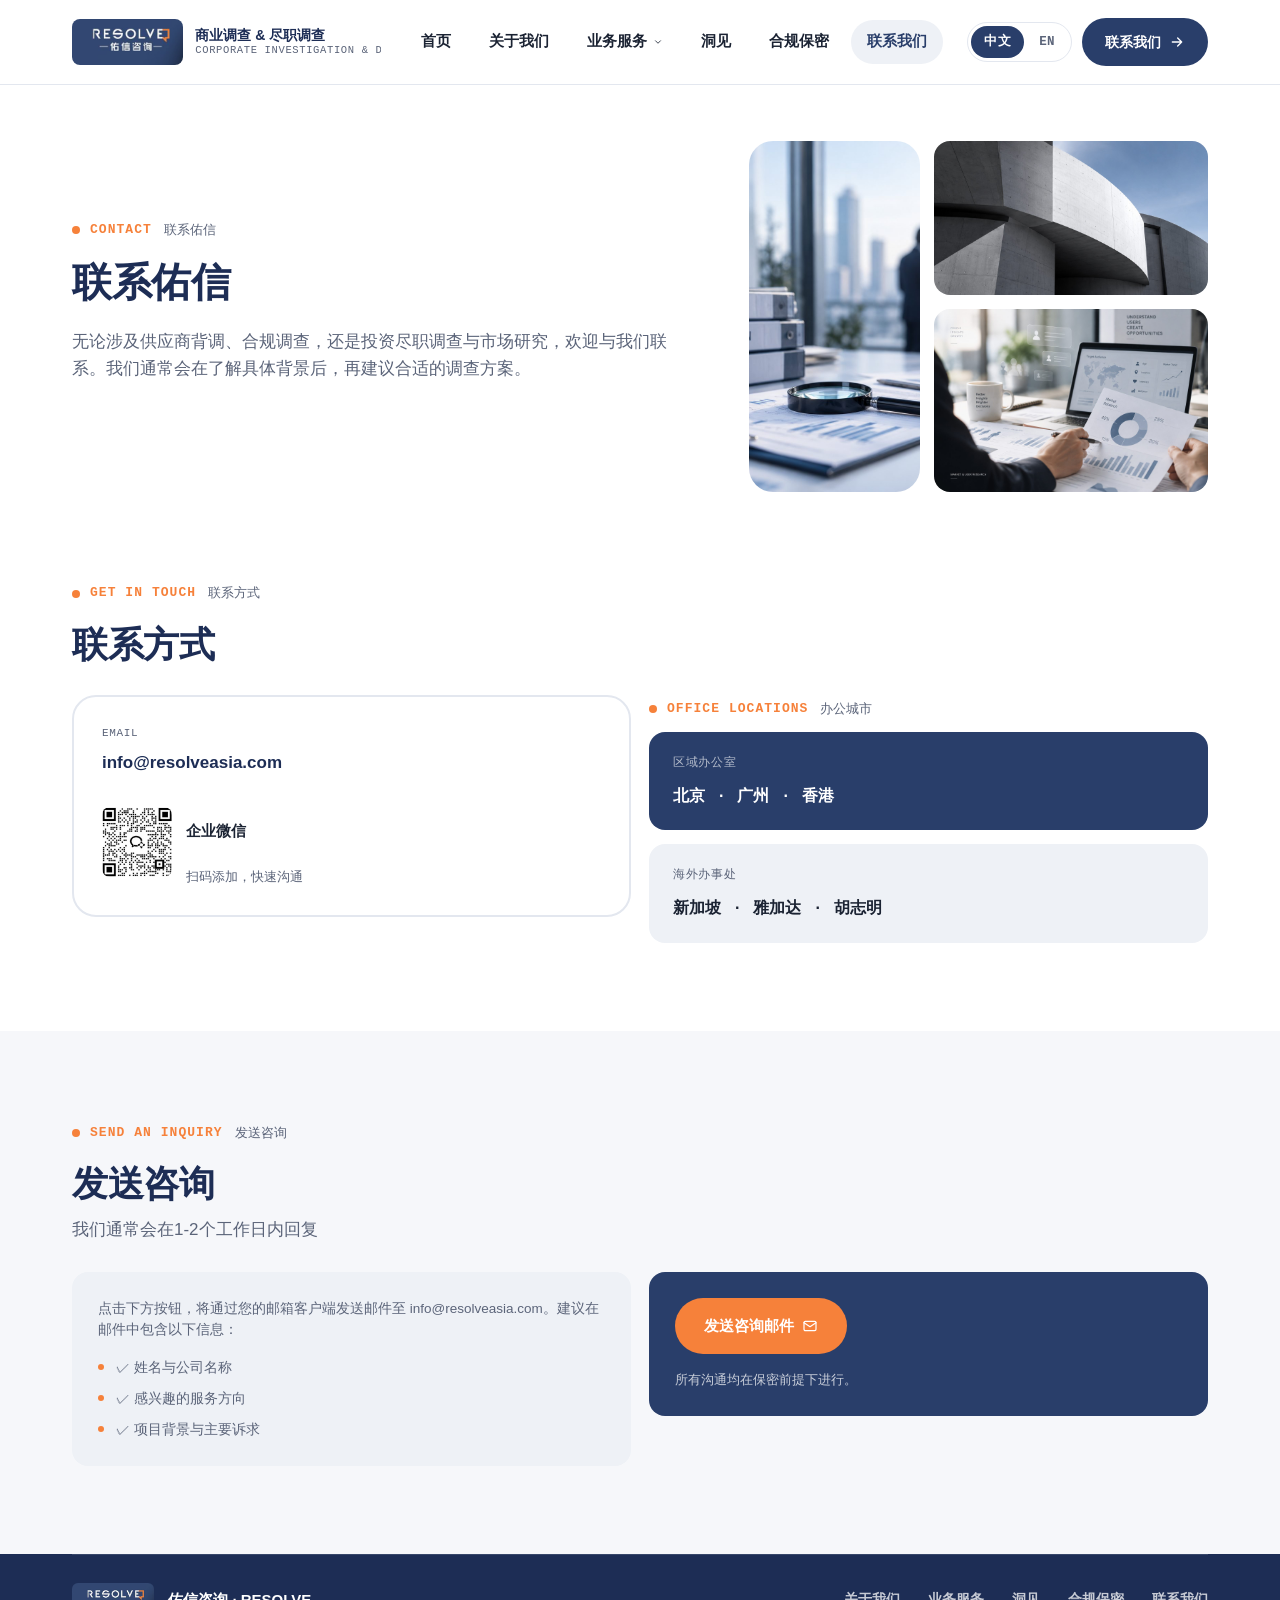
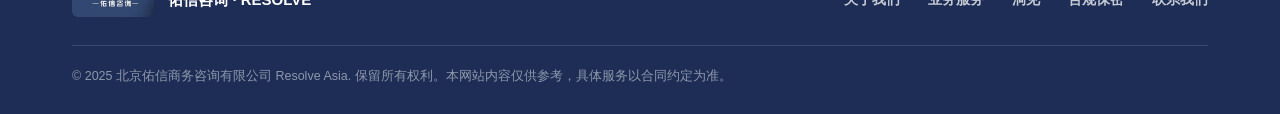
<file: contact.html>
<!DOCTYPE html>
<html lang="zh-CN">
<head>
<meta charset="UTF-8">
<meta name="viewport" content="width=device-width, initial-scale=1.0">
<title>联系我们 | 佑信咨询 Resolve Asia</title>
<meta name="title-zh" content="联系我们 | 佑信咨询 Resolve Asia">
<meta name="title-en" content="Contact | Resolve Asia">
<meta name="description" content="无论涉及供应商背调、合规调查，还是投资尽职调查与市场研究，欢迎与佑信咨询联系。">
<meta name="description-en" content="Whether the matter involves a supplier check, a compliance investigation, or investment due diligence, get in touch with Resolve.">
<link rel="canonical" href="https://resolveasia.com/contact.html">
<link rel="alternate" hreflang="zh-CN" href="https://resolveasia.com/contact.html">
<link rel="alternate" hreflang="en" href="https://resolveasia.com/contact.html?lang=en">
<meta property="og:site_name" content="Resolve Asia 佑信咨询">
<meta property="og:title" content="联系我们 | 佑信咨询">
<meta property="og:description" content="无论涉及供应商背调、合规调查，还是投资尽职调查与市场研究，欢迎与佑信咨询联系。">
<meta property="og:type" content="website">
<meta property="og:url" content="https://resolveasia.com/contact.html">
<meta property="og:image" content="https://resolveasia.com/assets/img/hero-concrete.jpg">
<meta name="twitter:card" content="summary_large_image">
<link rel="icon" type="image/png" href="assets/img/logo.png">
<link rel="stylesheet" href="assets/css/style.css">

</head>
<body>
<header class="site-header">
    <div class="container">
      <a href="index.html" class="brand">
        <img src="assets/img/logo.png" alt="Resolve Asia logo" width="40" height="17">
        <span class="brand-text"><span class="cn">商业调查 & 尽职调查</span><span class="en">CORPORATE INVESTIGATION & DUE DILIGENCE</span></span>
      </a>
      <ul class="main-nav">
        <li><a href="index.html"><span lang-zh>首页</span><span lang-en>Home</span></a></li>
        <li><a href="about.html"><span lang-zh>关于我们</span><span lang-en>About</span></a></li>
        <li class="has-sub">
          <a href="services.html"><span lang-zh>业务服务</span><span lang-en>Services</span><svg class="chev" viewBox="0 0 24 24" fill="none"><path d="M6 9l6 6 6-6" stroke="currentColor" stroke-width="2" stroke-linecap="round" stroke-linejoin="round"/></svg></a>
          <ul class="submenu"><li><a href="service-supplier.html"><span lang-zh>供应链风险管控</span><span lang-en>Supply Chain Risk Management</span></a></li><li><a href="service-ip.html"><span lang-zh>知识产权调查取证</span><span lang-en>IP Investigation & Evidence Collection</span></a></li><li><a href="service-antifraud.html"><span lang-zh>合规与反舞弊调查</span><span lang-en>Compliance & Anti-Fraud</span></a></li><li><a href="service-duediligence.html"><span lang-zh>管理层与投资尽调</span><span lang-en>Management & Investment DD</span></a></li><li><a href="service-research.html"><span lang-zh>市场与用户调研</span><span lang-en>Market & User Research</span></a></li></ul>
        </li>
        <li><a href="insights.html"><span lang-zh>洞见</span><span lang-en>Insights</span></a></li>
        <li><a href="trust.html"><span lang-zh>合规保密</span><span lang-en>Compliance</span></a></li>
        <li><a href="contact.html" class="active"><span lang-zh>联系我们</span><span lang-en>Contact</span></a></li>
      </ul>
      <div class="header-actions">
        <div class="lang-switch">
          <button type="button" data-lang="zh">中文</button>
          <button type="button" data-lang="en">EN</button>
        </div>
        <a href="contact.html" class="btn btn-primary desktop-only"><span lang-zh>联系我们</span><span lang-en>Contact Us</span> <svg viewBox="0 0 24 24" fill="none"><path d="M5 12h14M13 6l6 6-6 6" stroke="currentColor" stroke-width="2" stroke-linecap="round" stroke-linejoin="round"/></svg></a>
        <button class="nav-toggle" aria-label="Menu"><svg viewBox="0 0 24 24" fill="none"><path d="M4 7h16M4 12h16M4 17h16" stroke="currentColor" stroke-width="2" stroke-linecap="round"/></svg></button>
      </div>
    </div>
  </header>

  <section class="hero simple-hero">
    <div class="container">
      <div class="hero-grid">
        <div>
          <span class="eyebrow">CONTACT <span class="zh-sub"><span lang-zh>联系佑信</span><span lang-en>Contact Resolve</span></span></span>
          <h1 style="font-size:40px;"><span lang-zh>联系佑信</span><span lang-en>Contact Resolve</span></h1>
          <p class="lede"><span lang-zh>无论涉及供应商背调、合规调查，还是投资尽职调查与市场研究，欢迎与我们联系。我们通常会在了解具体背景后，再建议合适的调查方案。</span><span lang-en>Whether the matter involves a supplier check, a compliance investigation, or investment due diligence, you are welcome to contact us. We typically propose an approach only once we understand the specifics.</span></p>
        </div>
        <div class="contact-hero-media">
          <img class="main" src="assets/img/compliance-desk.jpg" alt="Contact Resolve">
          <div class="stack">
            <img src="assets/img/hero-concrete.jpg" alt="Resolve office">
            <img src="assets/img/research-analysis.jpg" alt="Resolve team">
          </div>
        </div>
      </div>
    </div>
  </section>

  <section class="section">
    <div class="container">
      <span class="eyebrow">GET IN TOUCH <span class="zh-sub"><span lang-zh>联系方式</span><span lang-en>Get in Touch</span></span></span>
      <h2><span lang-zh>联系方式</span><span lang-en>Get in Touch</span></h2>
      <div class="grid-2" style="margin-top:28px;align-items:start;">
        <div class="contact-card" style="border-color:var(--line);">
          <div class="em-label">EMAIL</div>
          <div class="email">info@resolveasia.com</div>
          <div class="qr-row">
            <img src="assets/img/qrcode-wecom.png" alt="WeCom QR code" width="70" height="70">
            <div>
              <h5><span lang-zh>企业微信</span><span lang-en>WeCom</span></h5>
              <p><span lang-zh>扫码添加，快速沟通</span><span lang-en>Scan to connect instantly</span></p>
            </div>
          </div>
        </div>
        <div>
          <span class="eyebrow" style="margin-bottom:12px;">OFFICE LOCATIONS <span class="zh-sub"><span lang-zh>办公城市</span><span lang-en>Office Locations</span></span></span>
          <div class="office-list">
          <div class="office-card regional">
            <div class="label"><span lang-zh>区域办公室</span><span lang-en>Regional Office</span></div>
            <div class="city-row"><span><span lang-zh>北京</span><span lang-en>Beijing</span></span><span>·</span><span><span lang-zh>广州</span><span lang-en>Guangzhou</span></span><span>·</span><span><span lang-zh>香港</span><span lang-en>Hong Kong</span></span></div>
          </div>
          <div class="office-card">
            <div class="label"><span lang-zh>海外办事处</span><span lang-en>Overseas Office</span></div>
            <div class="city-row"><span><span lang-zh>新加坡</span><span lang-en>Singapore</span></span><span>·</span><span><span lang-zh>雅加达</span><span lang-en>Jakarta</span></span><span>·</span><span><span lang-zh>胡志明</span><span lang-en>Ho Chi Minh City</span></span></div>
          </div>
        </div>
        </div>
      </div>
    </div>
  </section>

  <section class="section section--soft">
    <div class="container">
      <span class="eyebrow">SEND AN INQUIRY <span class="zh-sub"><span lang-zh>发送咨询</span><span lang-en>Send an Inquiry</span></span></span>
      <h2><span lang-zh>发送咨询</span><span lang-en>Send an Inquiry</span></h2>
      <p class="lede" style="margin-top:10px;"><span lang-zh>我们通常会在1-2个工作日内回复</span><span lang-en>We typically respond within 1–2 business days</span></p>
      <div class="grid-2" style="margin-top:28px;align-items:start;">
        <div class="tile">
          <p style="margin-bottom:16px;"><span lang-zh>点击下方按钮，将通过您的邮箱客户端发送邮件至 info@resolveasia.com。建议在邮件中包含以下信息：</span><span lang-en>The button below opens your email client so you can write to info@resolveasia.com. Please include the following in your message:</span></p>
          <ul style="display:grid;gap:10px;">
            <li style="font-size:14px;color:var(--ink-soft);">✓ <span lang-zh>姓名与公司名称</span><span lang-en>Your name and company</span></li>
            <li style="font-size:14px;color:var(--ink-soft);">✓ <span lang-zh>感兴趣的服务方向</span><span lang-en>The service you're interested in</span></li>
            <li style="font-size:14px;color:var(--ink-soft);">✓ <span lang-zh>项目背景与主要诉求</span><span lang-en>Project background and what you need</span></li>
          </ul>
        </div>
        <div class="tile navy" style="display:flex;flex-direction:column;align-items:flex-start;justify-content:center;gap:16px;">
          <a href="mailto:info@resolveasia.com?subject=%E4%B8%9A%E5%8A%A1%E5%92%A8%E8%AF%A2%20Business%20Inquiry&body=%E5%A7%93%E5%90%8D/Name%EF%BC%9A%0A%E5%85%AC%E5%8F%B8/Company%EF%BC%9A%0A%E6%84%9F%E5%85%B4%E8%B6%A3%E7%9A%84%E6%9C%8D%E5%8A%A1/Service%EF%BC%9A%0A%E9%A1%B9%E7%9B%AE%E8%83%8C%E6%99%AF/Details%EF%BC%9A%0A" class="btn btn-accent"><span lang-zh>发送咨询邮件</span><span lang-en>Send an Email Inquiry</span> <svg viewBox="0 0 24 24" fill="none"><rect x="3" y="5" width="18" height="14" rx="2" stroke="currentColor" stroke-width="1.8"/><path d="M3 7l9 6 9-6" stroke="currentColor" stroke-width="1.8" stroke-linecap="round" stroke-linejoin="round"/></svg></a>
          <p style="color:rgba(255,255,255,.75);font-size:13px;"><span lang-zh>所有沟通均在保密前提下进行。</span><span lang-en>All communication is kept confidential.</span></p>
        </div>
      </div>
    </div>
  </section>


<footer class="site-footer">
    <div class="container">
      <div class="footer-row">
        <div class="footer-brand">
          <img src="assets/img/logo.png" alt="Resolve Asia">
          <span><span lang-zh>佑信咨询 · RESOLVE</span><span lang-en>RESOLVE · 佑信咨询</span></span>
        </div>
        <nav class="footer-nav">
          <a href="about.html"><span lang-zh>关于我们</span><span lang-en>About</span></a>
          <a href="services.html"><span lang-zh>业务服务</span><span lang-en>Services</span></a>
          <a href="insights.html"><span lang-zh>洞见</span><span lang-en>Insights</span></a>
          <a href="trust.html"><span lang-zh>合规保密</span><span lang-en>Compliance</span></a>
          <a href="contact.html"><span lang-zh>联系我们</span><span lang-en>Contact</span></a>
        </nav>
      </div>
      <div class="footer-bottom"><span lang-zh>© 2025 北京佑信商务咨询有限公司 Resolve Asia. 保留所有权利。本网站内容仅供参考，具体服务以合同约定为准。</span><span lang-en>© 2025 Beijing Resolve Business Consulting Co., Ltd. All rights reserved. This website is for reference only; the scope of services is as set out in the contract.</span></div>
    </div>
  </footer>
<script src="assets/js/main.js"></script>
</body>
</html>
</file>
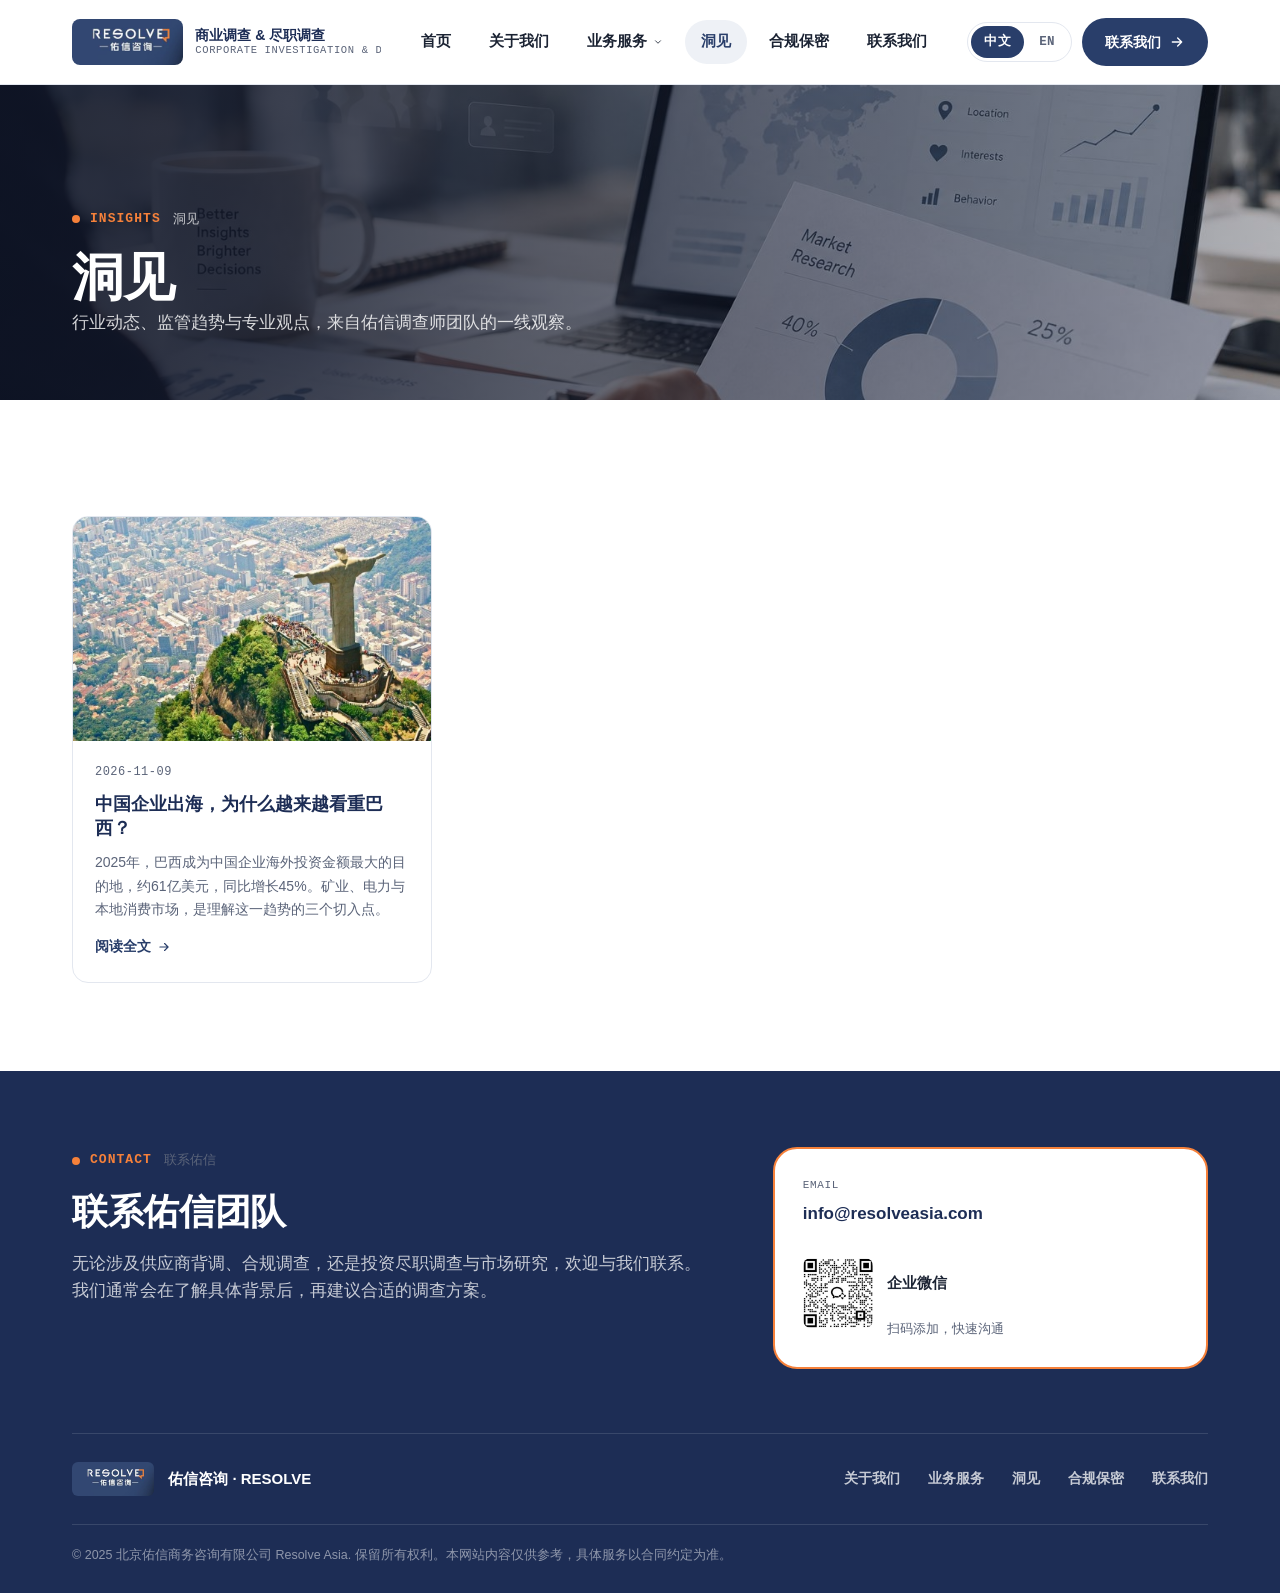
<file: insights.html>
<!DOCTYPE html>
<html lang="zh-CN">
<head>
<meta charset="UTF-8">
<meta name="viewport" content="width=device-width, initial-scale=1.0">
<title>洞见 | 佑信咨询 Resolve Asia</title>
<meta name="title-zh" content="洞见 | 佑信咨询 Resolve Asia">
<meta name="title-en" content="Insights | Resolve Asia">
<meta name="description" content="佑信咨询分享行业动态、监管趋势与专业观点，来自一线调查师团队的实务洞察。">
<meta name="description-en" content="Resolve shares industry trends, regulatory updates and professional perspectives from our investigative team.">
<link rel="canonical" href="https://resolveasia.com/insights.html">
<link rel="alternate" hreflang="zh-CN" href="https://resolveasia.com/insights.html">
<link rel="alternate" hreflang="en" href="https://resolveasia.com/insights.html?lang=en">
<meta property="og:site_name" content="Resolve Asia 佑信咨询">
<meta property="og:title" content="洞见 | 佑信咨询">
<meta property="og:description" content="佑信咨询分享行业动态、监管趋势与专业观点，来自一线调查师团队的实务洞察。">
<meta property="og:type" content="website">
<meta property="og:url" content="https://resolveasia.com/insights.html">
<meta property="og:image" content="https://resolveasia.com/assets/img/hero-concrete.jpg">
<meta name="twitter:card" content="summary_large_image">
<link rel="icon" type="image/png" href="assets/img/logo.png">
<link rel="stylesheet" href="assets/css/style.css">

</head>
<body>
<header class="site-header">
    <div class="container">
      <a href="index.html" class="brand">
        <img src="assets/img/logo.png" alt="Resolve Asia logo" width="40" height="17">
        <span class="brand-text"><span class="cn">商业调查 & 尽职调查</span><span class="en">CORPORATE INVESTIGATION & DUE DILIGENCE</span></span>
      </a>
      <ul class="main-nav">
        <li><a href="index.html"><span lang-zh>首页</span><span lang-en>Home</span></a></li>
        <li><a href="about.html"><span lang-zh>关于我们</span><span lang-en>About</span></a></li>
        <li class="has-sub">
          <a href="services.html"><span lang-zh>业务服务</span><span lang-en>Services</span><svg class="chev" viewBox="0 0 24 24" fill="none"><path d="M6 9l6 6 6-6" stroke="currentColor" stroke-width="2" stroke-linecap="round" stroke-linejoin="round"/></svg></a>
          <ul class="submenu"><li><a href="service-supplier.html"><span lang-zh>供应链风险管控</span><span lang-en>Supply Chain Risk Management</span></a></li><li><a href="service-ip.html"><span lang-zh>知识产权调查取证</span><span lang-en>IP Investigation & Evidence Collection</span></a></li><li><a href="service-antifraud.html"><span lang-zh>合规与反舞弊调查</span><span lang-en>Compliance & Anti-Fraud</span></a></li><li><a href="service-duediligence.html"><span lang-zh>管理层与投资尽调</span><span lang-en>Management & Investment DD</span></a></li><li><a href="service-research.html"><span lang-zh>市场与用户调研</span><span lang-en>Market & User Research</span></a></li></ul>
        </li>
        <li><a href="insights.html" class="active"><span lang-zh>洞见</span><span lang-en>Insights</span></a></li>
        <li><a href="trust.html"><span lang-zh>合规保密</span><span lang-en>Compliance</span></a></li>
        <li><a href="contact.html"><span lang-zh>联系我们</span><span lang-en>Contact</span></a></li>
      </ul>
      <div class="header-actions">
        <div class="lang-switch">
          <button type="button" data-lang="zh">中文</button>
          <button type="button" data-lang="en">EN</button>
        </div>
        <a href="contact.html" class="btn btn-primary desktop-only"><span lang-zh>联系我们</span><span lang-en>Contact Us</span> <svg viewBox="0 0 24 24" fill="none"><path d="M5 12h14M13 6l6 6-6 6" stroke="currentColor" stroke-width="2" stroke-linecap="round" stroke-linejoin="round"/></svg></a>
        <button class="nav-toggle" aria-label="Menu"><svg viewBox="0 0 24 24" fill="none"><path d="M4 7h16M4 12h16M4 17h16" stroke="currentColor" stroke-width="2" stroke-linecap="round"/></svg></button>
      </div>
    </div>
  </header>

  <section class="page-hero">
    <div class="page-hero-bg"><img src="assets/img/research-analysis.jpg" alt="Resolve Insights"></div>
    <div class="container">
      <span class="eyebrow">INSIGHTS <span class="zh-sub">洞见</span></span>
      <h1><span lang-zh>洞见</span><span lang-en>Insights</span></h1>
      <p class="lede">
        <span lang-zh>行业动态、监管趋势与专业观点，来自佑信调查师团队的一线观察。</span>
        <span lang-en>Industry trends, regulatory updates and professional perspectives from Resolve's investigative team.</span>
      </p>
    </div>
  </section>

  <section class="section">
    <div class="container">
      <div class="insight-grid"><a class="insight-card" href="insights/china-outbound-brazil.html">
      <div class="thumb"><img src="assets/img/insight-brazil.jpg" alt="Why Are Chinese Companies Increasingly Betting on Brazil?" loading="lazy"></div>
      <div class="body">
        <div class="date">2026-11-09</div>
        <h3><span lang-zh>中国企业出海，为什么越来越看重巴西？</span><span lang-en>Why Are Chinese Companies Increasingly Betting on Brazil?</span></h3>
        <p><span lang-zh>2025年，巴西成为中国企业海外投资金额最大的目的地，约61亿美元，同比增长45%。矿业、电力与本地消费市场，是理解这一趋势的三个切入点。</span><span lang-en>In 2025 Brazil became the top destination for Chinese overseas investment, drawing about US$6.1 billion, up 45% year on year. Mining, power and the local consumer market are three ways into the trend.</span></p>
        <span class="read-more"><span lang-zh>阅读全文</span><span lang-en>Read more</span> <svg viewBox="0 0 24 24" fill="none"><path d="M5 12h14M13 6l6 6-6 6" stroke="currentColor" stroke-width="2" stroke-linecap="round" stroke-linejoin="round"/></svg></span>
      </div>
    </a></div>
    </div>
  </section>

<section class="contact-section">
    <div class="container">
      <div class="contact-grid">
        <div>
          <span class="eyebrow">CONTACT <span class="zh-sub"><span lang-zh>联系佑信</span><span lang-en>Contact Resolve</span></span></span>
          <h2><span lang-zh>联系佑信团队</span><span lang-en>Contact the Resolve Team</span></h2>
          <p class="lede" style="margin-top:16px;"><span lang-zh>无论涉及供应商背调、合规调查，还是投资尽职调查与市场研究，欢迎与我们联系。我们通常会在了解具体背景后，再建议合适的调查方案。</span><span lang-en>Whether the matter involves a supplier check, a compliance investigation, or investment due diligence, we typically propose an approach only once we understand the specifics.</span></p>
        </div>
        <div class="contact-card">
          <div class="em-label">EMAIL</div>
          <div class="email">info@resolveasia.com</div>
          <div class="qr-row">
            <img src="assets/img/qrcode-wecom.png" alt="WeCom QR code" width="70" height="70">
            <div>
              <h5><span lang-zh>企业微信</span><span lang-en>WeCom</span></h5>
              <p><span lang-zh>扫码添加，快速沟通</span><span lang-en>Scan to connect instantly</span></p>
            </div>
          </div>
        </div>
      </div>
    </div>
  </section>
<footer class="site-footer">
    <div class="container">
      <div class="footer-row">
        <div class="footer-brand">
          <img src="assets/img/logo.png" alt="Resolve Asia">
          <span><span lang-zh>佑信咨询 · RESOLVE</span><span lang-en>RESOLVE · 佑信咨询</span></span>
        </div>
        <nav class="footer-nav">
          <a href="about.html"><span lang-zh>关于我们</span><span lang-en>About</span></a>
          <a href="services.html"><span lang-zh>业务服务</span><span lang-en>Services</span></a>
          <a href="insights.html"><span lang-zh>洞见</span><span lang-en>Insights</span></a>
          <a href="trust.html"><span lang-zh>合规保密</span><span lang-en>Compliance</span></a>
          <a href="contact.html"><span lang-zh>联系我们</span><span lang-en>Contact</span></a>
        </nav>
      </div>
      <div class="footer-bottom"><span lang-zh>© 2025 北京佑信商务咨询有限公司 Resolve Asia. 保留所有权利。本网站内容仅供参考，具体服务以合同约定为准。</span><span lang-en>© 2025 Beijing Resolve Business Consulting Co., Ltd. All rights reserved. This website is for reference only; the scope of services is as set out in the contract.</span></div>
    </div>
  </footer>
<script src="assets/js/main.js"></script>
</body>
</html>
</file>
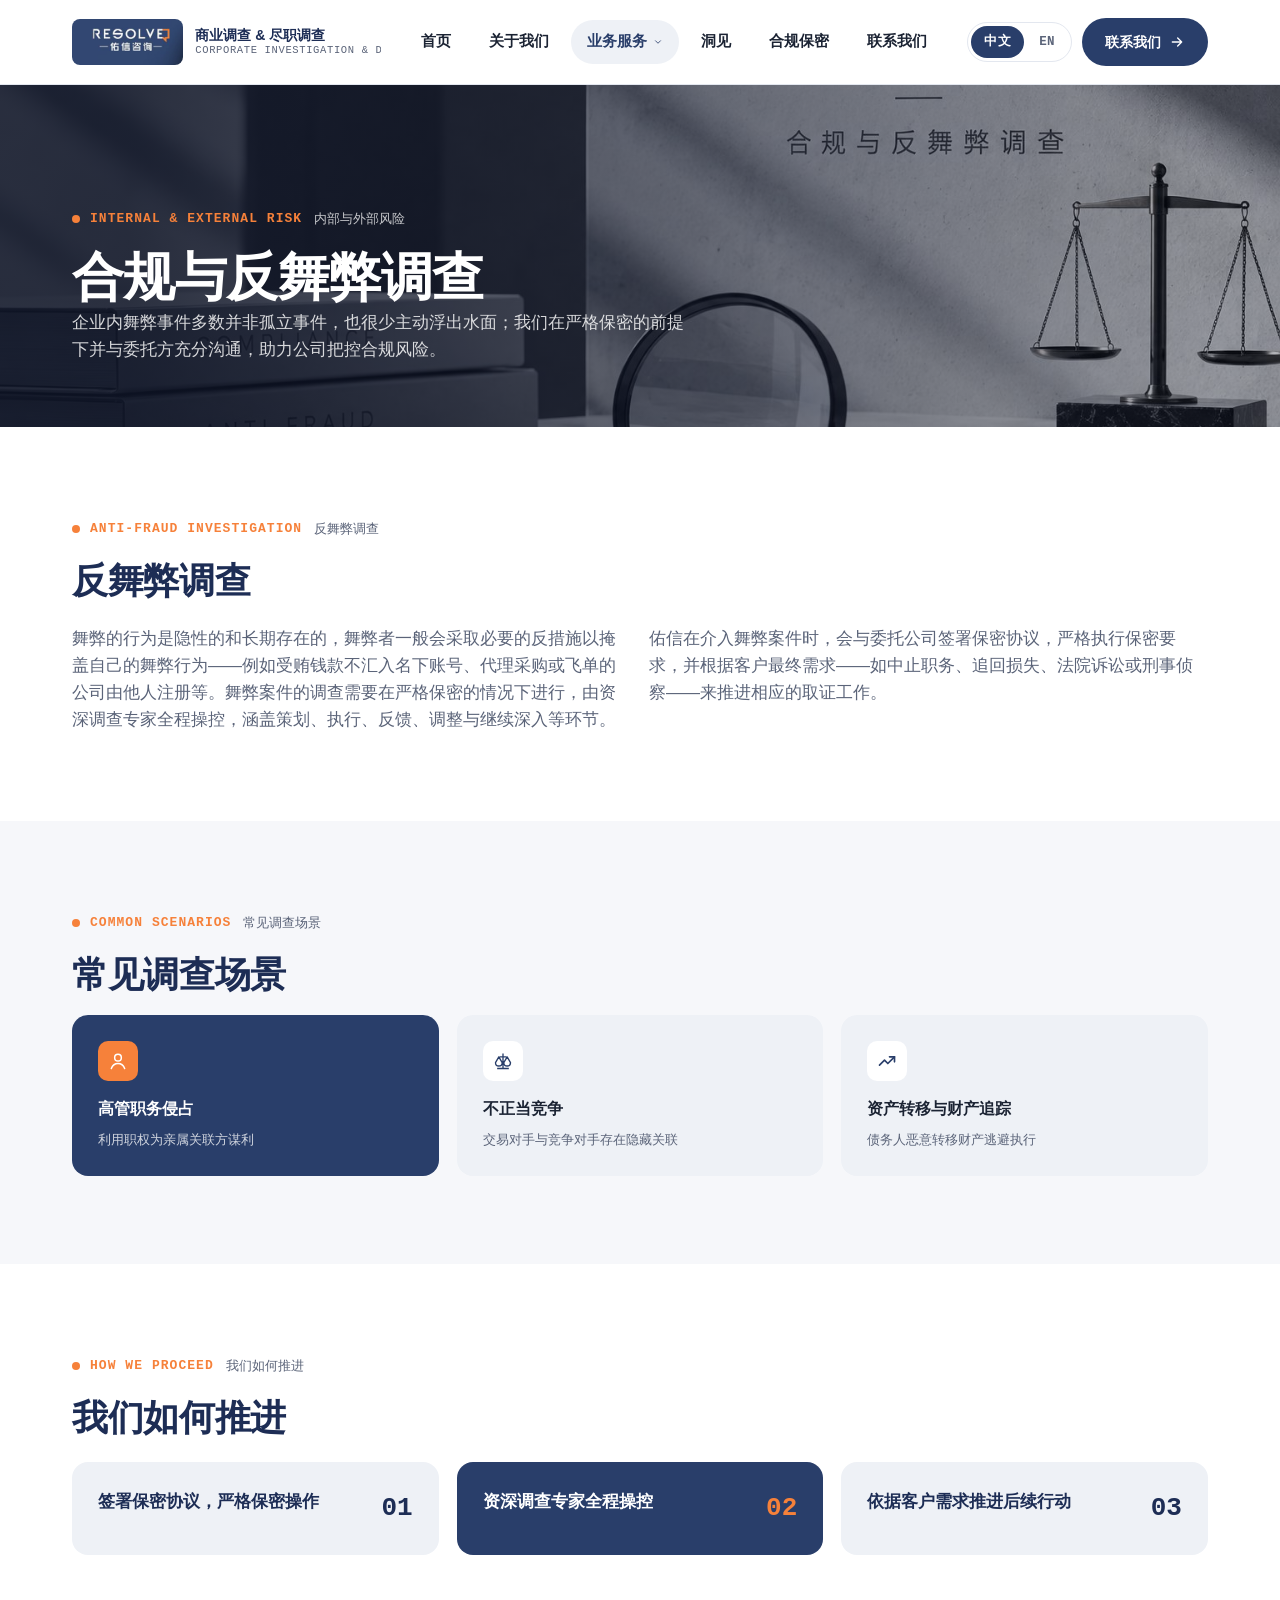
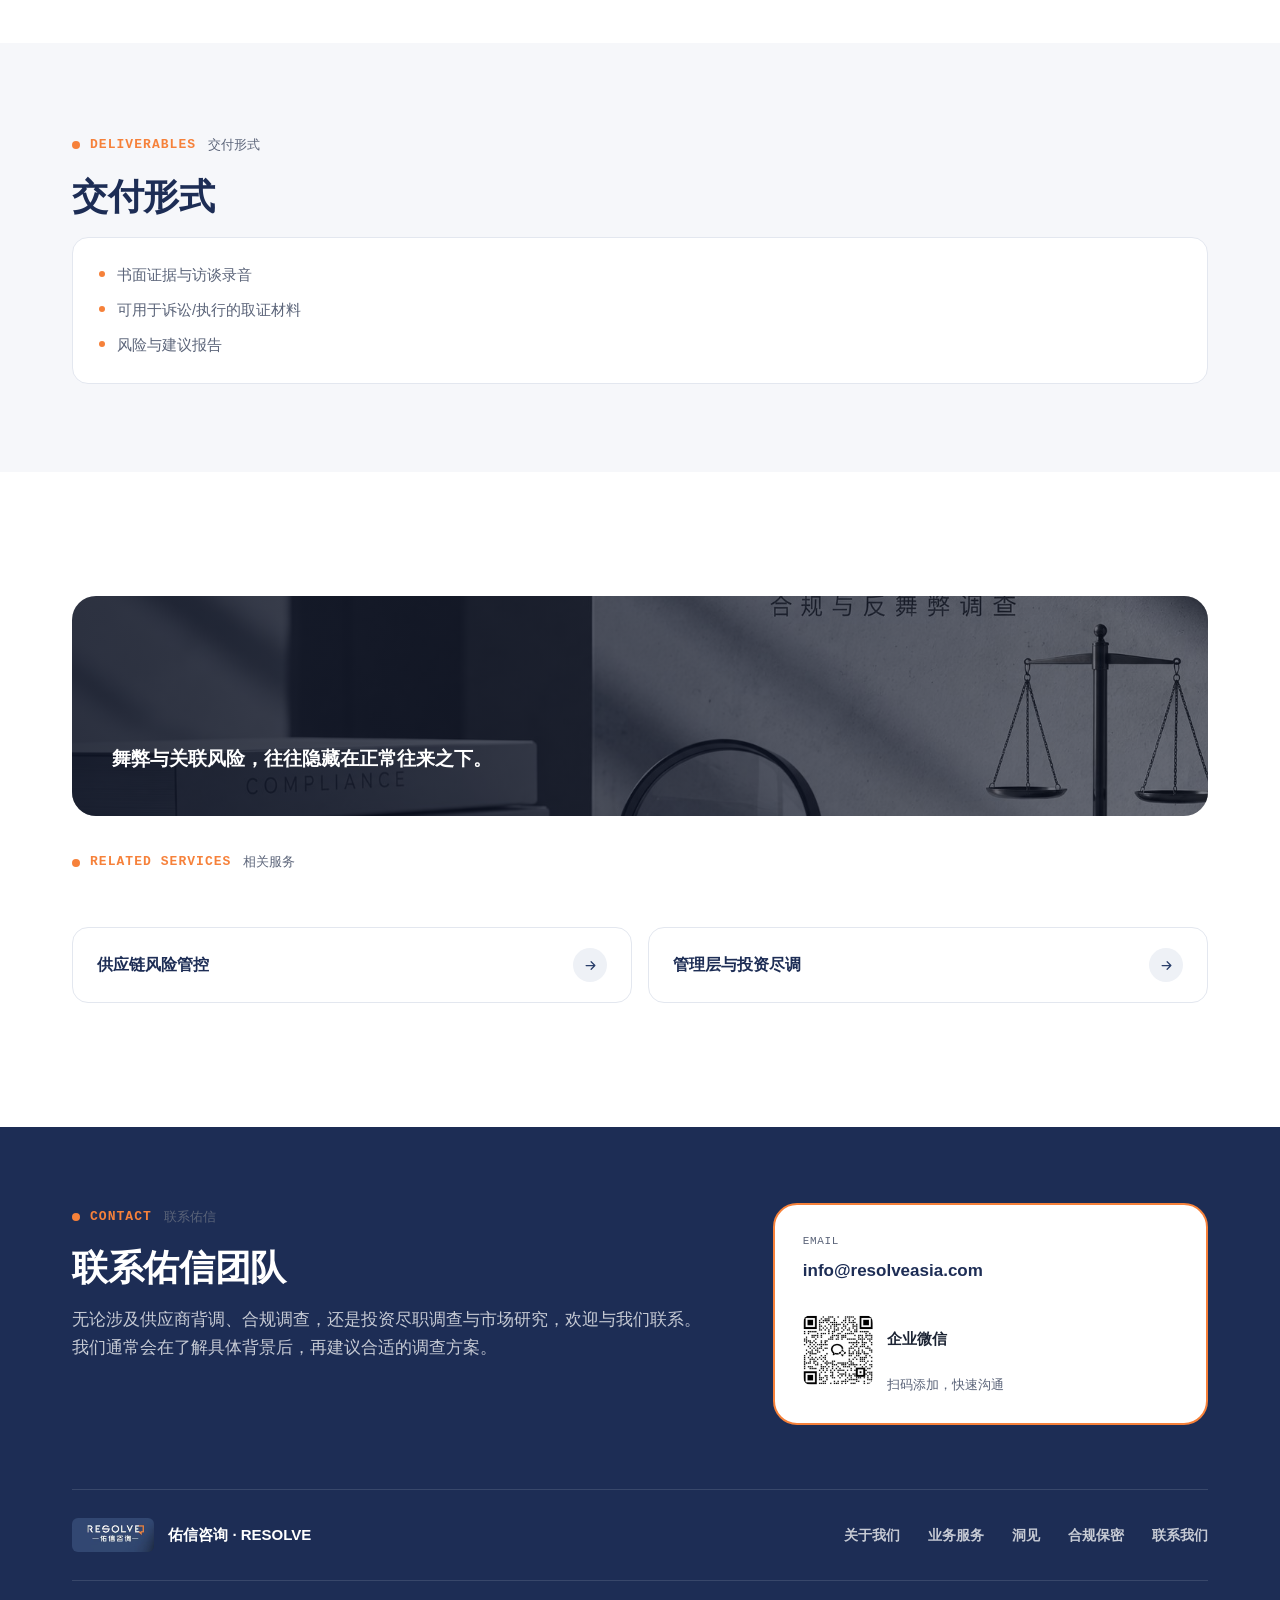
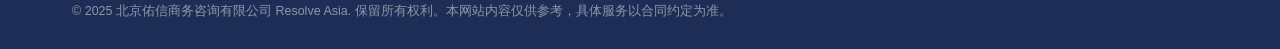
<file: service-antifraud.html>
<!DOCTYPE html>
<html lang="zh-CN">
<head>
<meta charset="UTF-8">
<meta name="viewport" content="width=device-width, initial-scale=1.0">
<title>合规与反舞弊调查 | 佑信咨询 Resolve Asia</title>
<meta name="title-zh" content="合规与反舞弊调查 | 佑信咨询 Resolve Asia">
<meta name="title-en" content="Compliance & Anti-Fraud | Resolve Asia">
<meta name="description" content="企业内舞弊事件多数并非孤立事件，也很少主动浮出水面；我们在严格保密的前提下助力公司把控合规风险。">
<meta name="description-en" content="Internal fraud is rarely an isolated incident. Working under strict confidentiality, we help companies get ahead of compliance risk.">
<link rel="canonical" href="https://resolveasia.com/service-antifraud.html">
<link rel="alternate" hreflang="zh-CN" href="https://resolveasia.com/service-antifraud.html">
<link rel="alternate" hreflang="en" href="https://resolveasia.com/service-antifraud.html?lang=en">
<meta property="og:site_name" content="Resolve Asia 佑信咨询">
<meta property="og:title" content="合规与反舞弊调查 | 佑信咨询">
<meta property="og:description" content="企业内舞弊事件多数并非孤立事件，也很少主动浮出水面；我们在严格保密的前提下助力公司把控合规风险。">
<meta property="og:type" content="website">
<meta property="og:url" content="https://resolveasia.com/service-antifraud.html">
<meta property="og:image" content="https://resolveasia.com/assets/img/hero-concrete.jpg">
<meta name="twitter:card" content="summary_large_image">
<link rel="icon" type="image/png" href="assets/img/logo.png">
<link rel="stylesheet" href="assets/css/style.css">

</head>
<body>
<header class="site-header">
    <div class="container">
      <a href="index.html" class="brand">
        <img src="assets/img/logo.png" alt="Resolve Asia logo" width="40" height="17">
        <span class="brand-text"><span class="cn">商业调查 & 尽职调查</span><span class="en">CORPORATE INVESTIGATION & DUE DILIGENCE</span></span>
      </a>
      <ul class="main-nav">
        <li><a href="index.html"><span lang-zh>首页</span><span lang-en>Home</span></a></li>
        <li><a href="about.html"><span lang-zh>关于我们</span><span lang-en>About</span></a></li>
        <li class="has-sub">
          <a href="services.html" class="active"><span lang-zh>业务服务</span><span lang-en>Services</span><svg class="chev" viewBox="0 0 24 24" fill="none"><path d="M6 9l6 6 6-6" stroke="currentColor" stroke-width="2" stroke-linecap="round" stroke-linejoin="round"/></svg></a>
          <ul class="submenu"><li><a href="service-supplier.html"><span lang-zh>供应链风险管控</span><span lang-en>Supply Chain Risk Management</span></a></li><li><a href="service-ip.html"><span lang-zh>知识产权调查取证</span><span lang-en>IP Investigation & Evidence Collection</span></a></li><li><a href="service-antifraud.html"><span lang-zh>合规与反舞弊调查</span><span lang-en>Compliance & Anti-Fraud</span></a></li><li><a href="service-duediligence.html"><span lang-zh>管理层与投资尽调</span><span lang-en>Management & Investment DD</span></a></li><li><a href="service-research.html"><span lang-zh>市场与用户调研</span><span lang-en>Market & User Research</span></a></li></ul>
        </li>
        <li><a href="insights.html"><span lang-zh>洞见</span><span lang-en>Insights</span></a></li>
        <li><a href="trust.html"><span lang-zh>合规保密</span><span lang-en>Compliance</span></a></li>
        <li><a href="contact.html"><span lang-zh>联系我们</span><span lang-en>Contact</span></a></li>
      </ul>
      <div class="header-actions">
        <div class="lang-switch">
          <button type="button" data-lang="zh">中文</button>
          <button type="button" data-lang="en">EN</button>
        </div>
        <a href="contact.html" class="btn btn-primary desktop-only"><span lang-zh>联系我们</span><span lang-en>Contact Us</span> <svg viewBox="0 0 24 24" fill="none"><path d="M5 12h14M13 6l6 6-6 6" stroke="currentColor" stroke-width="2" stroke-linecap="round" stroke-linejoin="round"/></svg></a>
        <button class="nav-toggle" aria-label="Menu"><svg viewBox="0 0 24 24" fill="none"><path d="M4 7h16M4 12h16M4 17h16" stroke="currentColor" stroke-width="2" stroke-linecap="round"/></svg></button>
      </div>
    </div>
  </header>

  <section class="page-hero">
    <div class="page-hero-bg"><img src="assets/img/hero-antifraud.jpg" alt="Compliance and anti-fraud investigation"></div>
    <div class="container">
      <span class="eyebrow">INTERNAL &amp; EXTERNAL RISK <span class="zh-sub"><span lang-zh>内部与外部风险</span><span lang-en>Internal & External Risk</span></span></span>
      <h1 lang-zh>合规与反舞弊调查</h1>
      <h1 lang-en>Fraud rarely surfaces on its own.</h1>
      <p class="lede"><span lang-zh>企业内舞弊事件多数并非孤立事件，也很少主动浮出水面；我们在严格保密的前提下并与委托方充分沟通，助力公司把控合规风险。</span><span lang-en>Internal fraud is rarely an isolated incident, and it seldom comes to light on its own. Working under strict confidentiality and close coordination with the client, we help companies get ahead of compliance risk.</span></p>
    </div>
  </section>

  <section class="section">
    <div class="container">
      <span class="eyebrow">ANTI-FRAUD INVESTIGATION <span class="zh-sub"><span lang-zh>反舞弊调查</span><span lang-en>Anti-Fraud Investigation</span></span></span>
      <h2><span lang-zh>反舞弊调查</span><span lang-en>Anti-Fraud Investigation</span></h2>
      <div class="grid-2" style="margin-top:22px;">
        <p class="lede mt-0"><span lang-zh>舞弊的行为是隐性的和长期存在的，舞弊者一般会采取必要的反措施以掩盖自己的舞弊行为——例如受贿钱款不汇入名下账号、代理采购或飞单的公司由他人注册等。舞弊案件的调查需要在严格保密的情况下进行，由资深调查专家全程操控，涵盖策划、执行、反馈、调整与继续深入等环节。</span><span lang-en>Fraud is often deliberately concealed — a bribe routed to an account that isn't in the fraudster's name, a shadow company registered through a proxy. Investigating it calls for strict confidentiality and hands-on control by senior investigators from start to finish: planning, execution, feedback, adjustment, and following the thread wherever it leads.</span></p>
        <p class="lede mt-0"><span lang-zh>佑信在介入舞弊案件时，会与委托公司签署保密协议，严格执行保密要求，并根据客户最终需求——如中止职务、追回损失、法院诉讼或刑事侦察——来推进相应的取证工作。</span><span lang-en>We sign a confidentiality agreement with the client and shape the evidence-gathering around their objective — whether that means suspending an employee, recovering losses, pursuing litigation, or referring the matter to the authorities.</span></p>
      </div>
    </div>
  </section>

  <section class="section section--soft">
    <div class="container">
      <span class="eyebrow">COMMON SCENARIOS <span class="zh-sub"><span lang-zh>常见调查场景</span><span lang-en>Common scenarios</span></span></span>
      <h2><span lang-zh>常见调查场景</span><span lang-en>Common scenarios</span></h2>
      <div class="scenario-grid">
      <div class="scenario-card featured">
        <div class="ic"><svg viewBox="0 0 24 24" fill="none"><circle cx="12" cy="8" r="4" stroke="currentColor" stroke-width="1.8"/><path d="M4 21c1.5-4 5-6 8-6s6.5 2 8 6" stroke="currentColor" stroke-width="1.8" stroke-linecap="round"/></svg></div>
        <h4><span lang-zh>高管职务侵占</span><span lang-en>Executive misconduct</span></h4>
        <p><span lang-zh>利用职权为亲属关联方谋利</span><span lang-en>using position to benefit related parties</span></p>
      </div>
      <div class="scenario-card">
        <div class="ic"><svg viewBox="0 0 24 24" fill="none"><path d="M12 3v18M7 7l-4 7a4 4 0 008 0l-4-7zM17 7l-4 7a4 4 0 008 0l-4-7zM5 21h14M8 7h8" stroke="currentColor" stroke-width="1.6" stroke-linejoin="round"/></svg></div>
        <h4><span lang-zh>不正当竞争</span><span lang-en>Unfair competition</span></h4>
        <p><span lang-zh>交易对手与竞争对手存在隐藏关联</span><span lang-en>hidden ties between a counterparty and a competitor</span></p>
      </div>
      <div class="scenario-card">
        <div class="ic"><svg viewBox="0 0 24 24" fill="none"><path d="M3 17l6-6 4 4 8-8" stroke="currentColor" stroke-width="2" stroke-linecap="round" stroke-linejoin="round"/><path d="M15 7h6v6" stroke="currentColor" stroke-width="2" stroke-linecap="round" stroke-linejoin="round"/></svg></div>
        <h4><span lang-zh>资产转移与财产追踪</span><span lang-en>Asset transfer & tracing</span></h4>
        <p><span lang-zh>债务人恶意转移财产逃避执行</span><span lang-en>debtors moving assets to evade enforcement</span></p>
      </div>
    </div>
    </div>
  </section>

  <section class="section">
    <div class="container">
      <span class="eyebrow">HOW WE PROCEED <span class="zh-sub"><span lang-zh>我们如何推进</span><span lang-en>How we proceed</span></span></span>
      <h2><span lang-zh>我们如何推进</span><span lang-en>How we proceed</span></h2>
      <div style="margin-top:22px;"><div class="grid-3">
      <div class="tile"><div class="num-xl">01</div><h4><span lang-zh>签署保密协议，严格保密操作</span><span lang-en>Confidentiality agreement, strict discretion</span></h4></div>
      <div class="tile navy"><div class="num-xl">02</div><h4><span lang-zh>资深调查专家全程操控</span><span lang-en>Senior investigators lead end-to-end</span></h4></div>
      <div class="tile"><div class="num-xl">03</div><h4><span lang-zh>依据客户需求推进后续行动</span><span lang-en>Next steps tailored to client goals</span></h4></div>
    </div></div>
    </div>
  </section>

  <section class="section section--soft">
    <div class="container">
      <span class="eyebrow">DELIVERABLES <span class="zh-sub"><span lang-zh>交付形式</span><span lang-en>Deliverables</span></span></span>
      <h2><span lang-zh>交付形式</span><span lang-en>Deliverables</span></h2>
      <div style="margin-top:18px;"><div class="panel-list">
      <ul style="display:grid;gap:12px;">
        <li style="padding-left:18px;position:relative;font-size:14.5px;color:var(--ink-soft);"><span style="position:absolute;left:0;top:7px;width:6px;height:6px;border-radius:50%;background:var(--orange);"></span><span lang-zh>书面证据与访谈录音</span><span lang-en>Documentary evidence & interview recordings</span></li>
        <li style="padding-left:18px;position:relative;font-size:14.5px;color:var(--ink-soft);"><span style="position:absolute;left:0;top:7px;width:6px;height:6px;border-radius:50%;background:var(--orange);"></span><span lang-zh>可用于诉讼/执行的取证材料</span><span lang-en>Litigation/enforcement-ready evidence</span></li>
        <li style="padding-left:18px;position:relative;font-size:14.5px;color:var(--ink-soft);"><span style="position:absolute;left:0;top:7px;width:6px;height:6px;border-radius:50%;background:var(--orange);"></span><span lang-zh>风险与建议报告</span><span lang-en>Risk & recommendation report</span></li>
      </ul>
    </div></div>
    </div>
  </section>

  <section class="section">
    <div class="container">
      <div class="legal-banner">
        <img src="assets/img/hero-antifraud.jpg" alt="Resolve Asia">
        <div class="ov">
          <div></div>
          <p style="font-size:19px;font-weight:700;color:#fff;max-width:600px;"><span lang-zh>舞弊与关联风险，往往隐藏在正常往来之下。</span><span lang-en>Fraud and hidden ties rarely surface on their own.</span></p>
        </div>
      </div>
      <span class="eyebrow" style="margin-top:36px;">RELATED SERVICES <span class="zh-sub"><span lang-zh>相关服务</span><span lang-en>Related services</span></span></span>
      <div class="related-row"><a class="related-link" href="service-supplier.html"><span lang-zh>供应链风险管控</span><span lang-en>Supply Chain Risk Management</span><span class="ra"><svg viewBox="0 0 24 24" fill="none"><path d="M5 12h14M13 6l6 6-6 6" stroke="currentColor" stroke-width="2" stroke-linecap="round" stroke-linejoin="round"/></svg></span></a><a class="related-link" href="service-duediligence.html"><span lang-zh>管理层与投资尽调</span><span lang-en>Management & Investment DD</span><span class="ra"><svg viewBox="0 0 24 24" fill="none"><path d="M5 12h14M13 6l6 6-6 6" stroke="currentColor" stroke-width="2" stroke-linecap="round" stroke-linejoin="round"/></svg></span></a></div>
    </div>
  </section>

<section class="contact-section">
    <div class="container">
      <div class="contact-grid">
        <div>
          <span class="eyebrow">CONTACT <span class="zh-sub"><span lang-zh>联系佑信</span><span lang-en>Contact Resolve</span></span></span>
          <h2><span lang-zh>联系佑信团队</span><span lang-en>Contact the Resolve Team</span></h2>
          <p class="lede" style="margin-top:16px;"><span lang-zh>无论涉及供应商背调、合规调查，还是投资尽职调查与市场研究，欢迎与我们联系。我们通常会在了解具体背景后，再建议合适的调查方案。</span><span lang-en>Whether the matter involves a supplier check, a compliance investigation, or investment due diligence, we typically propose an approach only once we understand the specifics.</span></p>
        </div>
        <div class="contact-card">
          <div class="em-label">EMAIL</div>
          <div class="email">info@resolveasia.com</div>
          <div class="qr-row">
            <img src="assets/img/qrcode-wecom.png" alt="WeCom QR code" width="70" height="70">
            <div>
              <h5><span lang-zh>企业微信</span><span lang-en>WeCom</span></h5>
              <p><span lang-zh>扫码添加，快速沟通</span><span lang-en>Scan to connect instantly</span></p>
            </div>
          </div>
        </div>
      </div>
    </div>
  </section>
<footer class="site-footer">
    <div class="container">
      <div class="footer-row">
        <div class="footer-brand">
          <img src="assets/img/logo.png" alt="Resolve Asia">
          <span><span lang-zh>佑信咨询 · RESOLVE</span><span lang-en>RESOLVE · 佑信咨询</span></span>
        </div>
        <nav class="footer-nav">
          <a href="about.html"><span lang-zh>关于我们</span><span lang-en>About</span></a>
          <a href="services.html"><span lang-zh>业务服务</span><span lang-en>Services</span></a>
          <a href="insights.html"><span lang-zh>洞见</span><span lang-en>Insights</span></a>
          <a href="trust.html"><span lang-zh>合规保密</span><span lang-en>Compliance</span></a>
          <a href="contact.html"><span lang-zh>联系我们</span><span lang-en>Contact</span></a>
        </nav>
      </div>
      <div class="footer-bottom"><span lang-zh>© 2025 北京佑信商务咨询有限公司 Resolve Asia. 保留所有权利。本网站内容仅供参考，具体服务以合同约定为准。</span><span lang-en>© 2025 Beijing Resolve Business Consulting Co., Ltd. All rights reserved. This website is for reference only; the scope of services is as set out in the contract.</span></div>
    </div>
  </footer>
<script src="assets/js/main.js"></script>
</body>
</html>
</file>
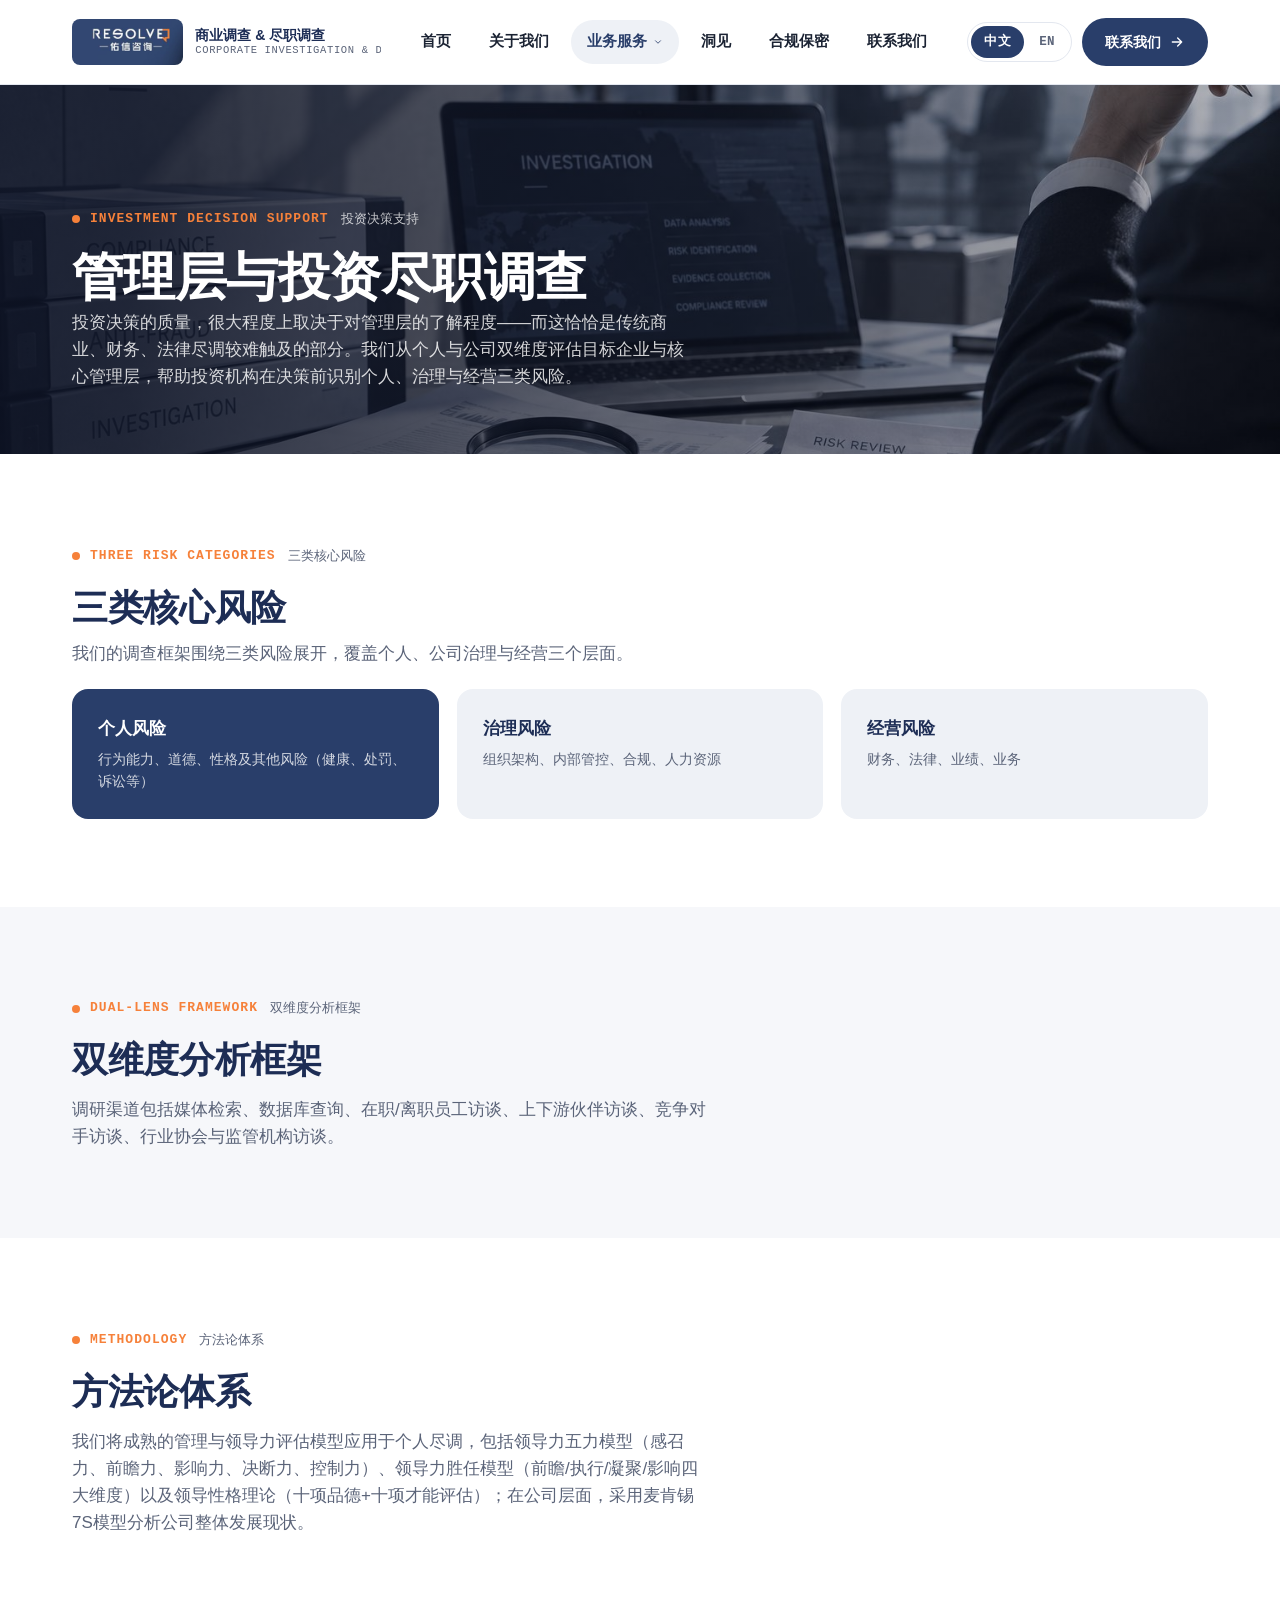
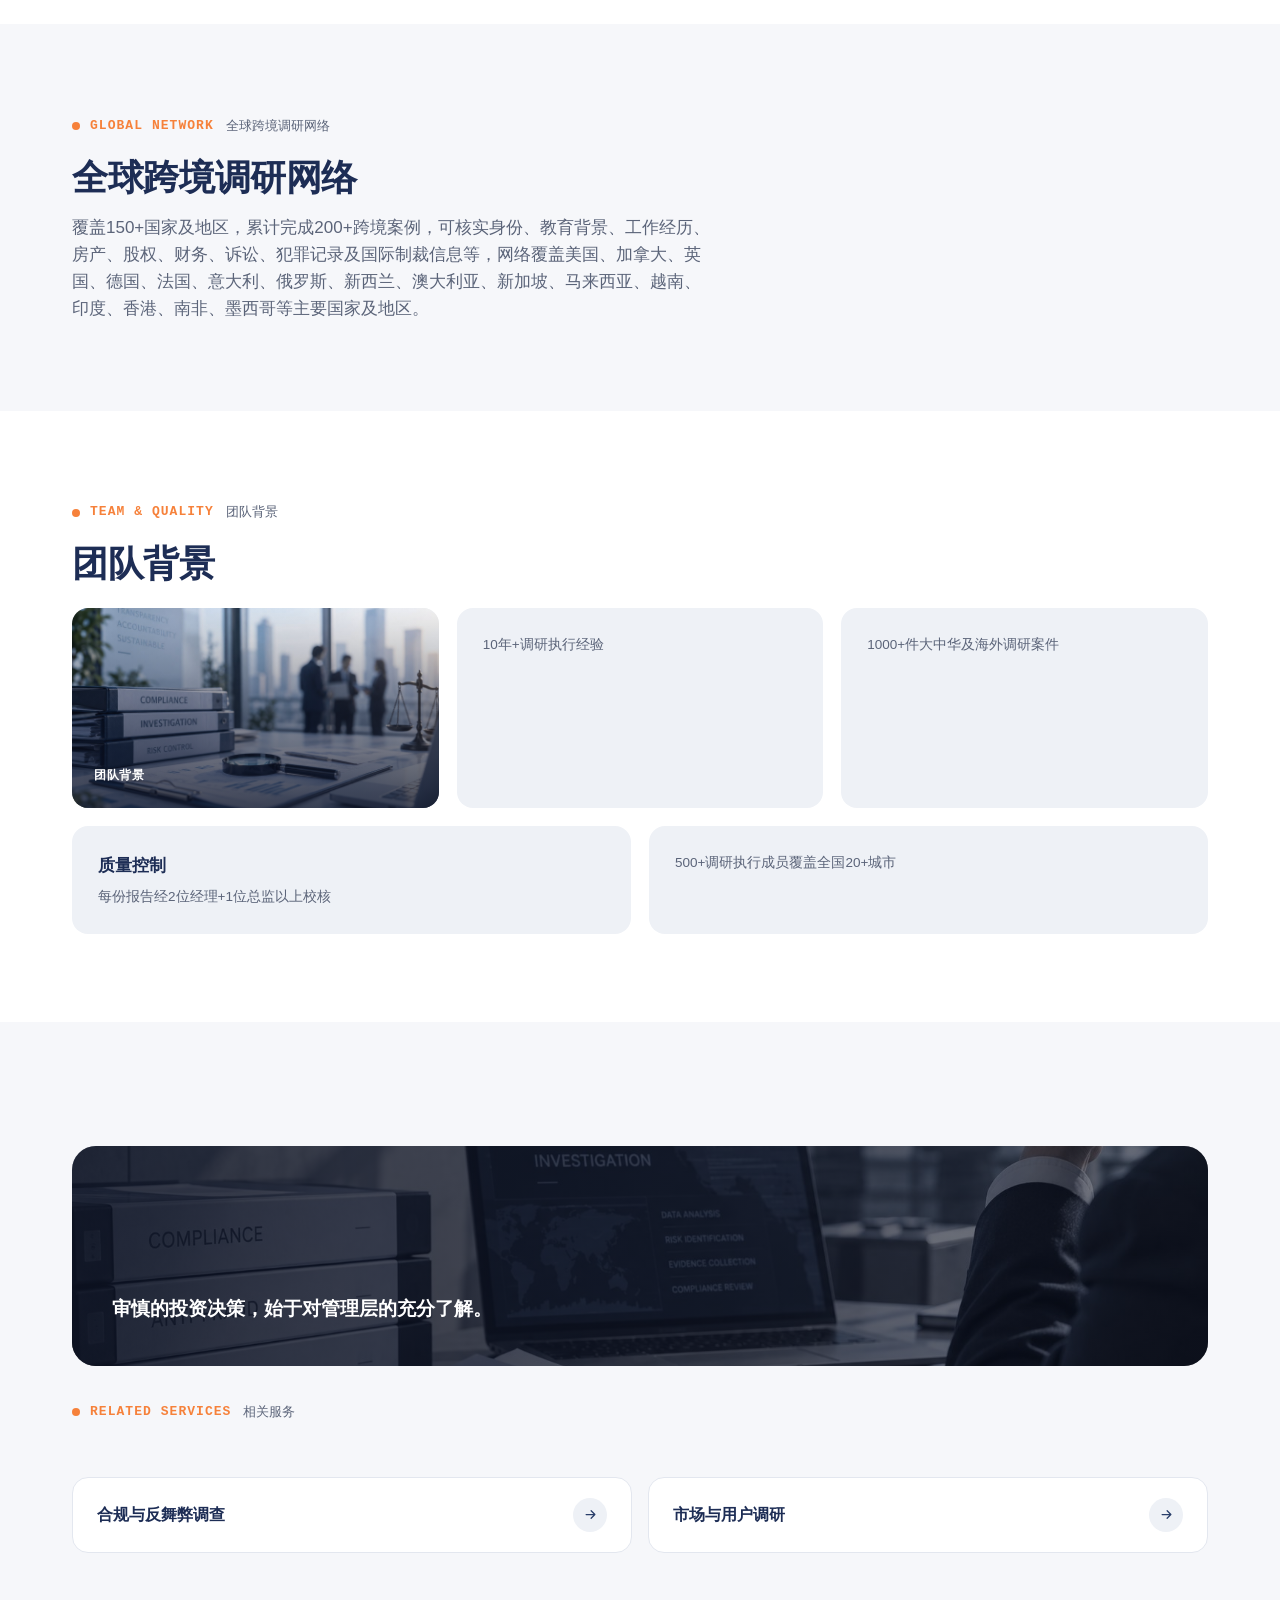
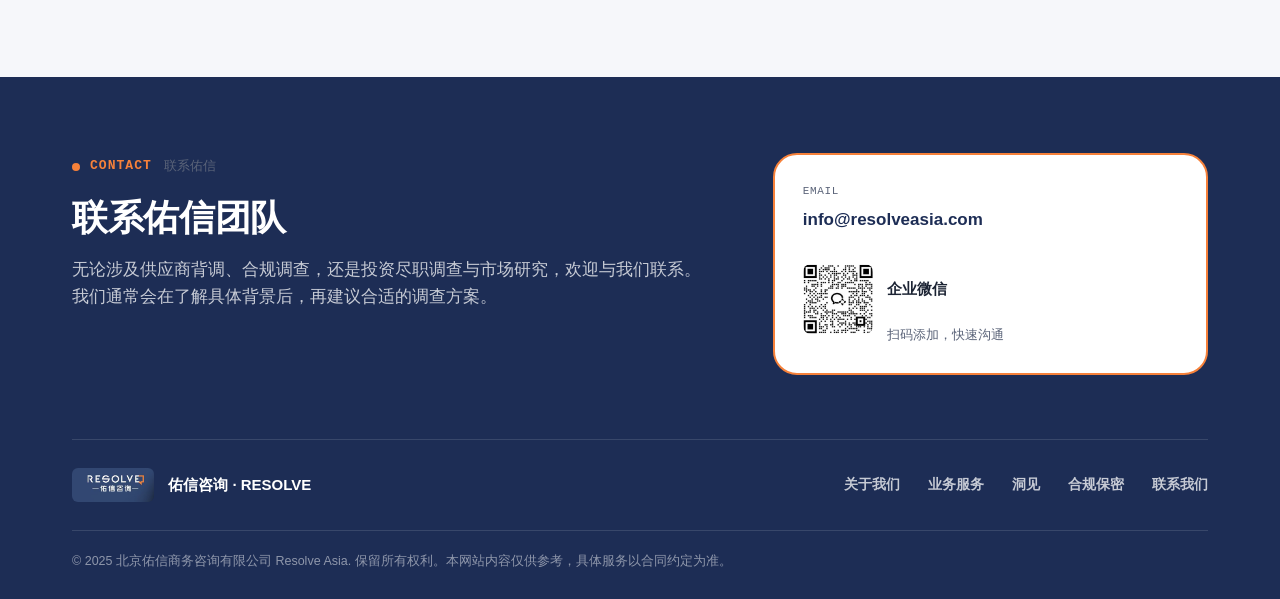
<file: service-duediligence.html>
<!DOCTYPE html>
<html lang="zh-CN">
<head>
<meta charset="UTF-8">
<meta name="viewport" content="width=device-width, initial-scale=1.0">
<title>管理层与投资尽职调查 | 佑信咨询 Resolve Asia</title>
<meta name="title-zh" content="管理层与投资尽职调查 | 佑信咨询 Resolve Asia">
<meta name="title-en" content="Management & Investment Due Diligence | Resolve Asia">
<meta name="description" content="面向投资机构，从个人层面与公司层面双维度评估目标企业与核心管理层，识别个人、治理与经营三类风险。">
<meta name="description-en" content="For investors: a dual-lens assessment of key individuals and target companies, covering personal, governance and operating risk.">
<link rel="canonical" href="https://resolveasia.com/service-duediligence.html">
<link rel="alternate" hreflang="zh-CN" href="https://resolveasia.com/service-duediligence.html">
<link rel="alternate" hreflang="en" href="https://resolveasia.com/service-duediligence.html?lang=en">
<meta property="og:site_name" content="Resolve Asia 佑信咨询">
<meta property="og:title" content="管理层与投资尽职调查 | 佑信咨询">
<meta property="og:description" content="面向投资机构，从个人层面与公司层面双维度评估目标企业与核心管理层，识别个人、治理与经营三类风险。">
<meta property="og:type" content="website">
<meta property="og:url" content="https://resolveasia.com/service-duediligence.html">
<meta property="og:image" content="https://resolveasia.com/assets/img/hero-concrete.jpg">
<meta name="twitter:card" content="summary_large_image">
<link rel="icon" type="image/png" href="assets/img/logo.png">
<link rel="stylesheet" href="assets/css/style.css">

</head>
<body>
<header class="site-header">
    <div class="container">
      <a href="index.html" class="brand">
        <img src="assets/img/logo.png" alt="Resolve Asia logo" width="40" height="17">
        <span class="brand-text"><span class="cn">商业调查 & 尽职调查</span><span class="en">CORPORATE INVESTIGATION & DUE DILIGENCE</span></span>
      </a>
      <ul class="main-nav">
        <li><a href="index.html"><span lang-zh>首页</span><span lang-en>Home</span></a></li>
        <li><a href="about.html"><span lang-zh>关于我们</span><span lang-en>About</span></a></li>
        <li class="has-sub">
          <a href="services.html" class="active"><span lang-zh>业务服务</span><span lang-en>Services</span><svg class="chev" viewBox="0 0 24 24" fill="none"><path d="M6 9l6 6 6-6" stroke="currentColor" stroke-width="2" stroke-linecap="round" stroke-linejoin="round"/></svg></a>
          <ul class="submenu"><li><a href="service-supplier.html"><span lang-zh>供应链风险管控</span><span lang-en>Supply Chain Risk Management</span></a></li><li><a href="service-ip.html"><span lang-zh>知识产权调查取证</span><span lang-en>IP Investigation & Evidence Collection</span></a></li><li><a href="service-antifraud.html"><span lang-zh>合规与反舞弊调查</span><span lang-en>Compliance & Anti-Fraud</span></a></li><li><a href="service-duediligence.html"><span lang-zh>管理层与投资尽调</span><span lang-en>Management & Investment DD</span></a></li><li><a href="service-research.html"><span lang-zh>市场与用户调研</span><span lang-en>Market & User Research</span></a></li></ul>
        </li>
        <li><a href="insights.html"><span lang-zh>洞见</span><span lang-en>Insights</span></a></li>
        <li><a href="trust.html"><span lang-zh>合规保密</span><span lang-en>Compliance</span></a></li>
        <li><a href="contact.html"><span lang-zh>联系我们</span><span lang-en>Contact</span></a></li>
      </ul>
      <div class="header-actions">
        <div class="lang-switch">
          <button type="button" data-lang="zh">中文</button>
          <button type="button" data-lang="en">EN</button>
        </div>
        <a href="contact.html" class="btn btn-primary desktop-only"><span lang-zh>联系我们</span><span lang-en>Contact Us</span> <svg viewBox="0 0 24 24" fill="none"><path d="M5 12h14M13 6l6 6-6 6" stroke="currentColor" stroke-width="2" stroke-linecap="round" stroke-linejoin="round"/></svg></a>
        <button class="nav-toggle" aria-label="Menu"><svg viewBox="0 0 24 24" fill="none"><path d="M4 7h16M4 12h16M4 17h16" stroke="currentColor" stroke-width="2" stroke-linecap="round"/></svg></button>
      </div>
    </div>
  </header>

  <section class="page-hero">
    <div class="page-hero-bg"><img src="assets/img/hero-dd.jpg" alt="Management and investment due diligence"></div>
    <div class="container">
      <span class="eyebrow">INVESTMENT DECISION SUPPORT <span class="zh-sub"><span lang-zh>投资决策支持</span><span lang-en>Investment Decision Support</span></span></span>
      <h1 lang-zh>管理层与投资尽职调查</h1>
      <h1 lang-en>Understand the people behind the deal.</h1>
      <p class="lede"><span lang-zh>投资决策的质量，很大程度上取决于对管理层的了解程度——而这恰恰是传统商业、财务、法律尽调较难触及的部分。我们从个人与公司双维度评估目标企业与核心管理层，帮助投资机构在决策前识别个人、治理与经营三类风险。</span><span lang-en>The quality of an investment decision often comes down to how well you understand the people behind it — a dimension that conventional commercial, financial and legal due diligence rarely reaches. We assess target companies and key individuals across personal, governance and operating risk, before the decision is made.</span></p>
    </div>
  </section>

  <section class="section">
    <div class="container">
      <span class="eyebrow">THREE RISK CATEGORIES <span class="zh-sub"><span lang-zh>三类核心风险</span><span lang-en>Three risk categories</span></span></span>
      <h2><span lang-zh>三类核心风险</span><span lang-en>Three risk categories</span></h2>
      <p class="lede" style="margin-top:10px;"><span lang-zh>我们的调查框架围绕三类风险展开，覆盖个人、公司治理与经营三个层面。</span><span lang-en>Our framework organizes findings into three categories spanning the individual, governance and operating layers.</span></p>
      <div style="margin-top:22px;"><div class="grid-3">
      <div class="tile navy"><h4><span lang-zh>个人风险</span><span lang-en>Personal risk</span></h4><p><span lang-zh>行为能力、道德、性格及其他风险（健康、处罚、诉讼等）</span><span lang-en>conduct/ability, integrity, character, and other factors (health, penalties, litigation)</span></p></div>
      <div class="tile"><h4><span lang-zh>治理风险</span><span lang-en>Governance risk</span></h4><p><span lang-zh>组织架构、内部管控、合规、人力资源</span><span lang-en>organizational structure, internal controls, compliance, HR</span></p></div>
      <div class="tile"><h4><span lang-zh>经营风险</span><span lang-en>Operating risk</span></h4><p><span lang-zh>财务、法律、业绩、业务</span><span lang-en>financial, legal, performance, business</span></p></div>
    </div></div>
    </div>
  </section>

  <section class="section section--soft">
    <div class="container">
      <span class="eyebrow">DUAL-LENS FRAMEWORK <span class="zh-sub"><span lang-zh>双维度分析框架</span><span lang-en>A dual-lens framework</span></span></span>
      <h2><span lang-zh>双维度分析框架</span><span lang-en>A dual-lens framework</span></h2>
      <p class="lede" style="margin-top:14px;"><span lang-zh>调研渠道包括媒体检索、数据库查询、在职/离职员工访谈、上下游伙伴访谈、竞争对手访谈、行业协会与监管机构访谈。</span><span lang-en>Sources include media searches, database queries, current/former employee interviews, upstream/downstream partner interviews, competitor interviews, and interviews with industry associations and regulators.</span></p>
    </div>
  </section>

  <section class="section">
    <div class="container">
      <span class="eyebrow">METHODOLOGY <span class="zh-sub"><span lang-zh>方法论体系</span><span lang-en>Methodology</span></span></span>
      <h2><span lang-zh>方法论体系</span><span lang-en>Methodology</span></h2>
      <p class="lede" style="margin-top:14px;"><span lang-zh>我们将成熟的管理与领导力评估模型应用于个人尽调，包括领导力五力模型（感召力、前瞻力、影响力、决断力、控制力）、领导力胜任模型（前瞻/执行/凝聚/影响四大维度）以及领导性格理论（十项品德+十项才能评估）；在公司层面，采用麦肯锡7S模型分析公司整体发展现状。</span><span lang-en>We apply established leadership and management frameworks to individual assessment — including a five-force leadership model, a leadership competency model, and character theory covering ten virtues and ten capabilities. At the company level, we use the McKinsey 7S framework to assess overall organizational health.</span></p>
    </div>
  </section>

  <section class="section section--soft">
    <div class="container">
      <span class="eyebrow">GLOBAL NETWORK <span class="zh-sub"><span lang-zh>全球跨境调研网络</span><span lang-en>Global cross-border network</span></span></span>
      <h2><span lang-zh>全球跨境调研网络</span><span lang-en>Global cross-border network</span></h2>
      <p class="lede" style="margin-top:14px;"><span lang-zh>覆盖150+国家及地区，累计完成200+跨境案例，可核实身份、教育背景、工作经历、房产、股权、财务、诉讼、犯罪记录及国际制裁信息等，网络覆盖美国、加拿大、英国、德国、法国、意大利、俄罗斯、新西兰、澳大利亚、新加坡、马来西亚、越南、印度、香港、南非、墨西哥等主要国家及地区。</span><span lang-en>With a network spanning 150+ countries and regions and 200+ cross-border cases behind us, we verify identity, education, employment history, property, equity, finances, litigation, criminal records and international sanctions — across major markets including the US, Canada, the UK, Germany, France, Italy, Russia, New Zealand, Australia, Singapore, Malaysia, Vietnam, India, Hong Kong, South Africa and Mexico.</span></p>
    </div>
  </section>

  <section class="section">
    <div class="container">
      <span class="eyebrow">TEAM &amp; QUALITY <span class="zh-sub"><span lang-zh>团队背景</span><span lang-en>Team background</span></span></span>
      <h2><span lang-zh>团队背景</span><span lang-en>Team background</span></h2>
      <div style="margin-top:22px;"><div class="grid-3">
      <div class="tile media"><img src="assets/img/compliance-desk.jpg" alt="Team background"><div class="ov"><span><span lang-zh>团队背景</span><span lang-en>Team background</span></span></div></div>
      <div class="tile"><p><span lang-zh>10年+调研执行经验</span><span lang-en>10+ years of execution experience</span></p></div>
      <div class="tile"><p><span lang-zh>1000+件大中华及海外调研案件</span><span lang-en>1,000+ cases in Greater China & overseas</span></p></div>
    </div></div>
      <div class="grid-2" style="margin-top:18px;">
        <div class="tile"><h4><span lang-zh>质量控制</span><span lang-en>Quality control</span></h4><p><span lang-zh>每份报告经2位经理+1位总监以上校核</span><span lang-en>Reviewed by 2 managers + 1 director</span></p></div>
        <div class="tile"><p><span lang-zh>500+调研执行成员覆盖全国20+城市</span><span lang-en>500+ field staff across 20+ cities</span></p></div>
      </div>
    </div>
  </section>

  <section class="section section--soft">
    <div class="container">
      <div class="legal-banner">
        <img src="assets/img/hero-dd.jpg" alt="Resolve Asia">
        <div class="ov">
          <div></div>
          <p style="font-size:19px;font-weight:700;color:#fff;max-width:600px;"><span lang-zh>审慎的投资决策，始于对管理层的充分了解。</span><span lang-en>Sound investment decisions begin with understanding the people behind them.</span></p>
        </div>
      </div>
      <span class="eyebrow" style="margin-top:36px;">RELATED SERVICES <span class="zh-sub"><span lang-zh>相关服务</span><span lang-en>Related services</span></span></span>
      <div class="related-row"><a class="related-link" href="service-antifraud.html"><span lang-zh>合规与反舞弊调查</span><span lang-en>Compliance & Anti-Fraud</span><span class="ra"><svg viewBox="0 0 24 24" fill="none"><path d="M5 12h14M13 6l6 6-6 6" stroke="currentColor" stroke-width="2" stroke-linecap="round" stroke-linejoin="round"/></svg></span></a><a class="related-link" href="service-research.html"><span lang-zh>市场与用户调研</span><span lang-en>Market & User Research</span><span class="ra"><svg viewBox="0 0 24 24" fill="none"><path d="M5 12h14M13 6l6 6-6 6" stroke="currentColor" stroke-width="2" stroke-linecap="round" stroke-linejoin="round"/></svg></span></a></div>
    </div>
  </section>

<section class="contact-section">
    <div class="container">
      <div class="contact-grid">
        <div>
          <span class="eyebrow">CONTACT <span class="zh-sub"><span lang-zh>联系佑信</span><span lang-en>Contact Resolve</span></span></span>
          <h2><span lang-zh>联系佑信团队</span><span lang-en>Contact the Resolve Team</span></h2>
          <p class="lede" style="margin-top:16px;"><span lang-zh>无论涉及供应商背调、合规调查，还是投资尽职调查与市场研究，欢迎与我们联系。我们通常会在了解具体背景后，再建议合适的调查方案。</span><span lang-en>Whether the matter involves a supplier check, a compliance investigation, or investment due diligence, we typically propose an approach only once we understand the specifics.</span></p>
        </div>
        <div class="contact-card">
          <div class="em-label">EMAIL</div>
          <div class="email">info@resolveasia.com</div>
          <div class="qr-row">
            <img src="assets/img/qrcode-wecom.png" alt="WeCom QR code" width="70" height="70">
            <div>
              <h5><span lang-zh>企业微信</span><span lang-en>WeCom</span></h5>
              <p><span lang-zh>扫码添加，快速沟通</span><span lang-en>Scan to connect instantly</span></p>
            </div>
          </div>
        </div>
      </div>
    </div>
  </section>
<footer class="site-footer">
    <div class="container">
      <div class="footer-row">
        <div class="footer-brand">
          <img src="assets/img/logo.png" alt="Resolve Asia">
          <span><span lang-zh>佑信咨询 · RESOLVE</span><span lang-en>RESOLVE · 佑信咨询</span></span>
        </div>
        <nav class="footer-nav">
          <a href="about.html"><span lang-zh>关于我们</span><span lang-en>About</span></a>
          <a href="services.html"><span lang-zh>业务服务</span><span lang-en>Services</span></a>
          <a href="insights.html"><span lang-zh>洞见</span><span lang-en>Insights</span></a>
          <a href="trust.html"><span lang-zh>合规保密</span><span lang-en>Compliance</span></a>
          <a href="contact.html"><span lang-zh>联系我们</span><span lang-en>Contact</span></a>
        </nav>
      </div>
      <div class="footer-bottom"><span lang-zh>© 2025 北京佑信商务咨询有限公司 Resolve Asia. 保留所有权利。本网站内容仅供参考，具体服务以合同约定为准。</span><span lang-en>© 2025 Beijing Resolve Business Consulting Co., Ltd. All rights reserved. This website is for reference only; the scope of services is as set out in the contract.</span></div>
    </div>
  </footer>
<script src="assets/js/main.js"></script>
</body>
</html>
</file>
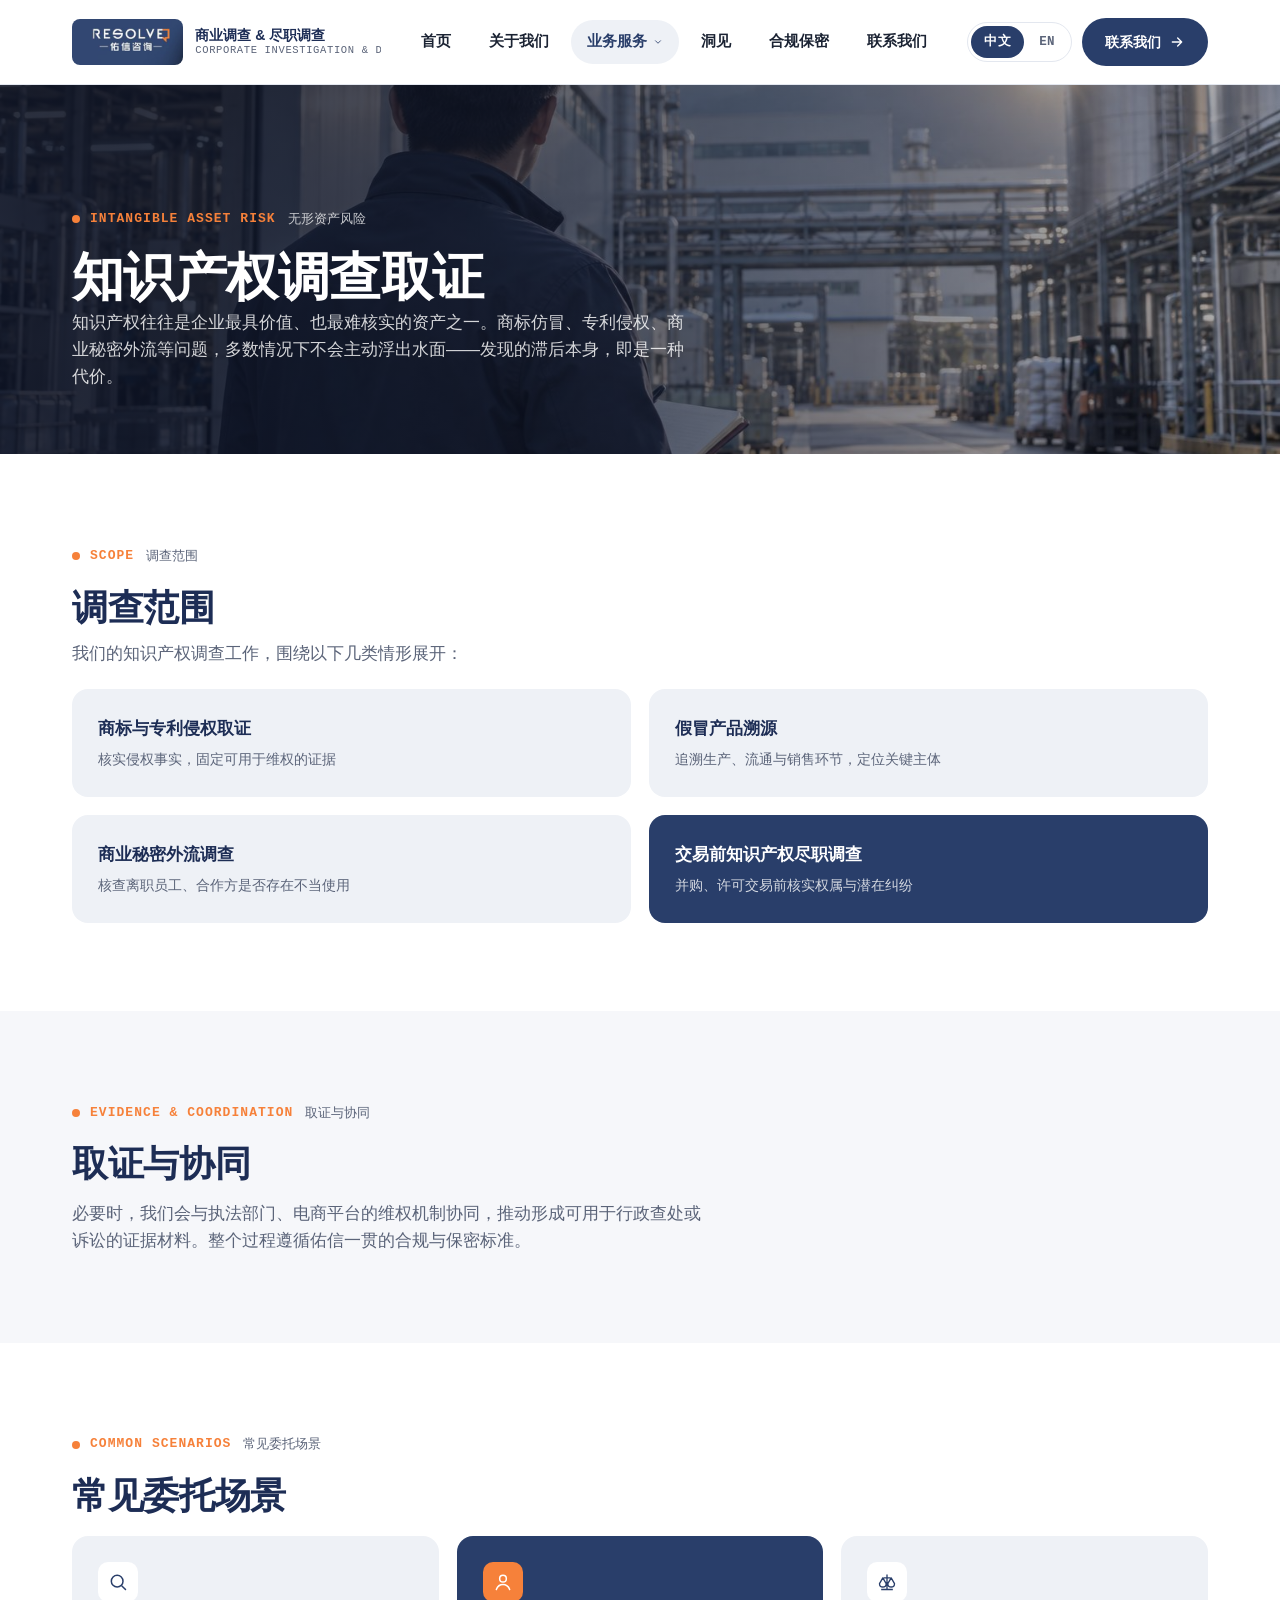
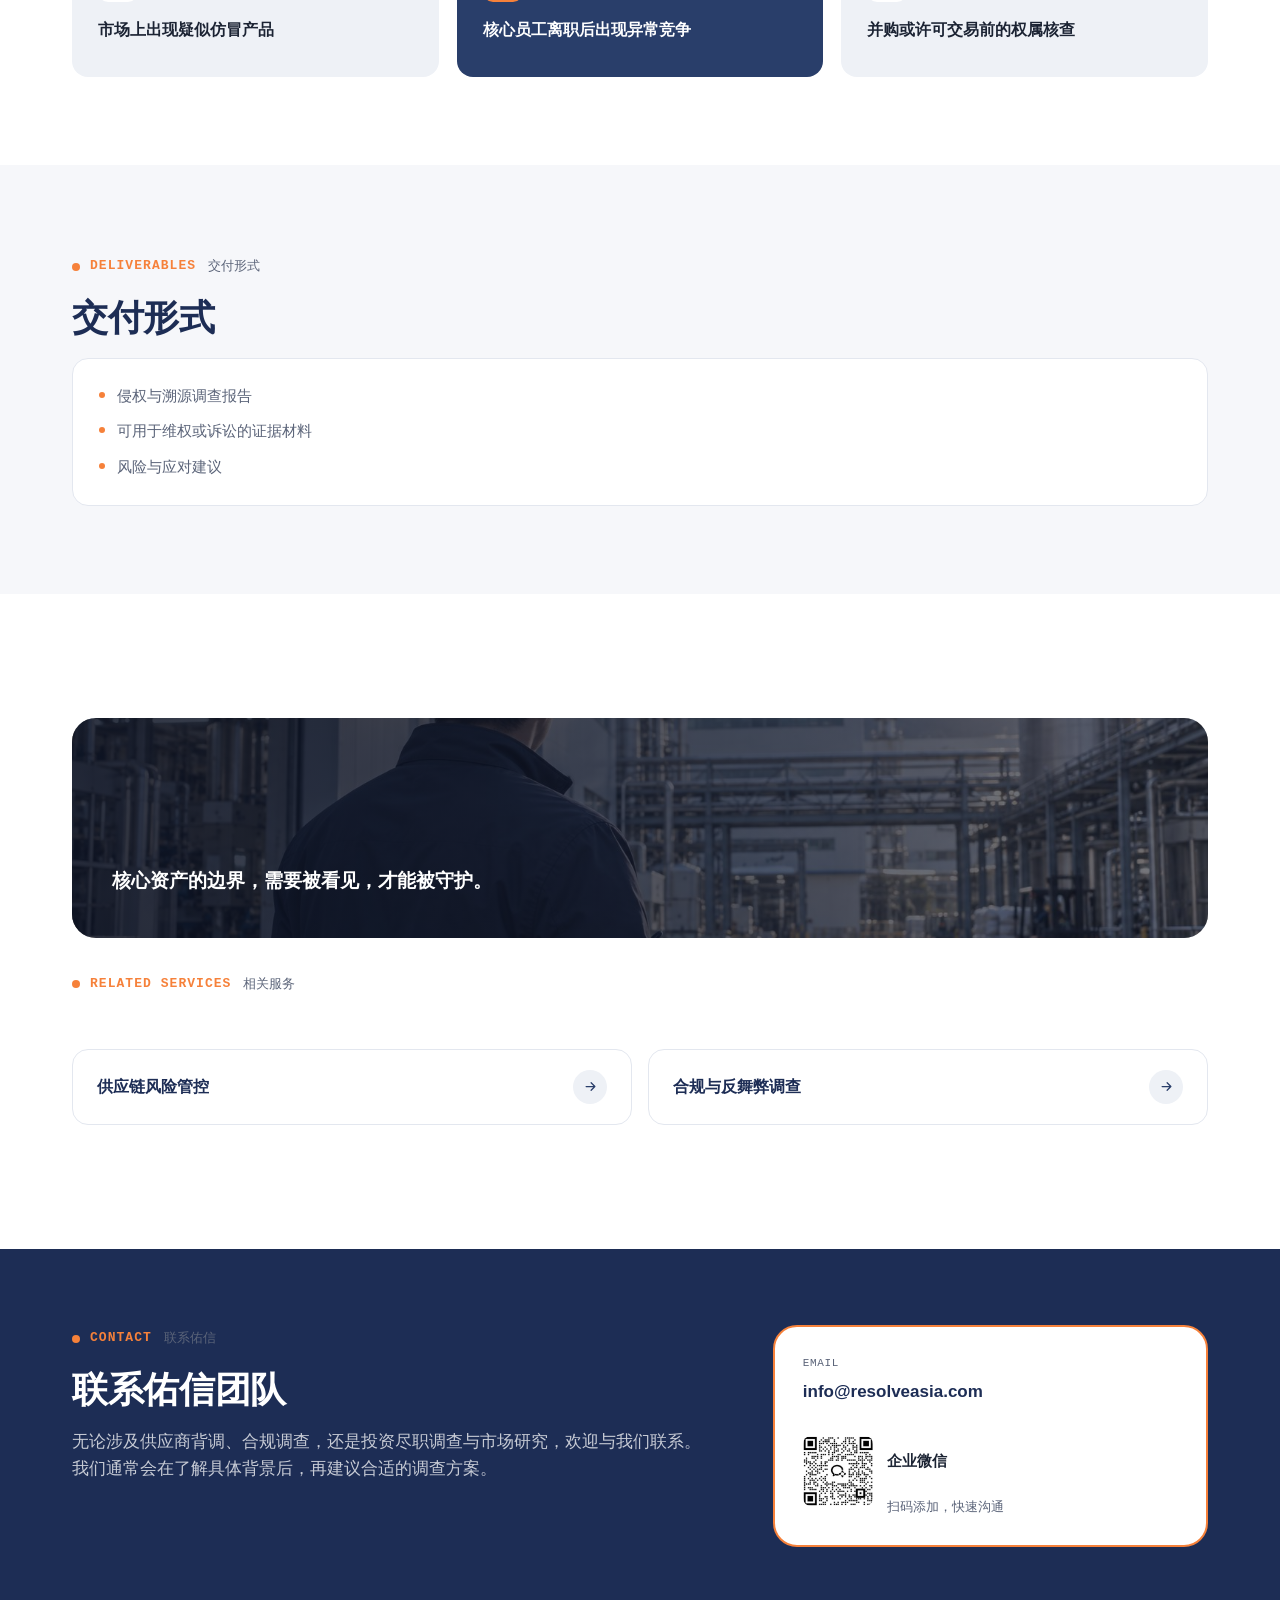
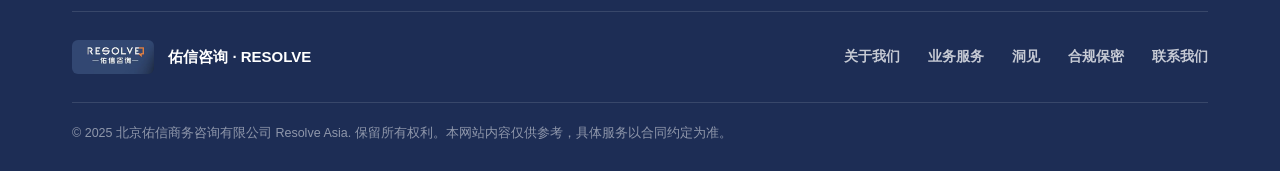
<file: service-ip.html>
<!DOCTYPE html>
<html lang="zh-CN">
<head>
<meta charset="UTF-8">
<meta name="viewport" content="width=device-width, initial-scale=1.0">
<title>知识产权调查取证 | 佑信咨询 Resolve Asia</title>
<meta name="title-zh" content="知识产权调查取证 | 佑信咨询 Resolve Asia">
<meta name="title-en" content="IP Investigation & Evidence Collection | Resolve Asia">
<meta name="description" content="针对商标仿冒、专利侵权与商业秘密外流，提供取证与溯源支持，协助企业守护核心资产。">
<meta name="description-en" content="Evidence collection and source-tracing support against counterfeiting, patent infringement and trade-secret leaks.">
<link rel="canonical" href="https://resolveasia.com/service-ip.html">
<link rel="alternate" hreflang="zh-CN" href="https://resolveasia.com/service-ip.html">
<link rel="alternate" hreflang="en" href="https://resolveasia.com/service-ip.html?lang=en">
<meta property="og:site_name" content="Resolve Asia 佑信咨询">
<meta property="og:title" content="知识产权调查取证 | 佑信咨询">
<meta property="og:description" content="针对商标仿冒、专利侵权与商业秘密外流，提供取证与溯源支持，协助企业守护核心资产。">
<meta property="og:type" content="website">
<meta property="og:url" content="https://resolveasia.com/service-ip.html">
<meta property="og:image" content="https://resolveasia.com/assets/img/hero-concrete.jpg">
<meta name="twitter:card" content="summary_large_image">
<link rel="icon" type="image/png" href="assets/img/logo.png">
<link rel="stylesheet" href="assets/css/style.css">

</head>
<body>
<header class="site-header">
    <div class="container">
      <a href="index.html" class="brand">
        <img src="assets/img/logo.png" alt="Resolve Asia logo" width="40" height="17">
        <span class="brand-text"><span class="cn">商业调查 & 尽职调查</span><span class="en">CORPORATE INVESTIGATION & DUE DILIGENCE</span></span>
      </a>
      <ul class="main-nav">
        <li><a href="index.html"><span lang-zh>首页</span><span lang-en>Home</span></a></li>
        <li><a href="about.html"><span lang-zh>关于我们</span><span lang-en>About</span></a></li>
        <li class="has-sub">
          <a href="services.html" class="active"><span lang-zh>业务服务</span><span lang-en>Services</span><svg class="chev" viewBox="0 0 24 24" fill="none"><path d="M6 9l6 6 6-6" stroke="currentColor" stroke-width="2" stroke-linecap="round" stroke-linejoin="round"/></svg></a>
          <ul class="submenu"><li><a href="service-supplier.html"><span lang-zh>供应链风险管控</span><span lang-en>Supply Chain Risk Management</span></a></li><li><a href="service-ip.html"><span lang-zh>知识产权调查取证</span><span lang-en>IP Investigation & Evidence Collection</span></a></li><li><a href="service-antifraud.html"><span lang-zh>合规与反舞弊调查</span><span lang-en>Compliance & Anti-Fraud</span></a></li><li><a href="service-duediligence.html"><span lang-zh>管理层与投资尽调</span><span lang-en>Management & Investment DD</span></a></li><li><a href="service-research.html"><span lang-zh>市场与用户调研</span><span lang-en>Market & User Research</span></a></li></ul>
        </li>
        <li><a href="insights.html"><span lang-zh>洞见</span><span lang-en>Insights</span></a></li>
        <li><a href="trust.html"><span lang-zh>合规保密</span><span lang-en>Compliance</span></a></li>
        <li><a href="contact.html"><span lang-zh>联系我们</span><span lang-en>Contact</span></a></li>
      </ul>
      <div class="header-actions">
        <div class="lang-switch">
          <button type="button" data-lang="zh">中文</button>
          <button type="button" data-lang="en">EN</button>
        </div>
        <a href="contact.html" class="btn btn-primary desktop-only"><span lang-zh>联系我们</span><span lang-en>Contact Us</span> <svg viewBox="0 0 24 24" fill="none"><path d="M5 12h14M13 6l6 6-6 6" stroke="currentColor" stroke-width="2" stroke-linecap="round" stroke-linejoin="round"/></svg></a>
        <button class="nav-toggle" aria-label="Menu"><svg viewBox="0 0 24 24" fill="none"><path d="M4 7h16M4 12h16M4 17h16" stroke="currentColor" stroke-width="2" stroke-linecap="round"/></svg></button>
      </div>
    </div>
  </header>

  <section class="page-hero">
    <div class="page-hero-bg"><img src="assets/img/hero-ip.jpg" alt="IP investigation and evidence collection"></div>
    <div class="container">
      <span class="eyebrow">INTANGIBLE ASSET RISK <span class="zh-sub"><span lang-zh>无形资产风险</span><span lang-en>Intangible Asset Risk</span></span></span>
      <h1><span lang-zh>知识产权调查取证</span><span lang-en>Intellectual Property Investigation and Evidence Collection</span></h1>
      <p class="lede"><span lang-zh>知识产权往往是企业最具价值、也最难核实的资产之一。商标仿冒、专利侵权、商业秘密外流等问题，多数情况下不会主动浮出水面——发现的滞后本身，即是一种代价。</span><span lang-en>Intellectual property is often a company's most valuable asset — and one of the hardest to keep watch over. Counterfeiting, patent infringement and leaked trade secrets rarely announce themselves; the time it takes to notice is, in itself, a cost.</span></p>
    </div>
  </section>

  <section class="section">
    <div class="container">
      <span class="eyebrow">SCOPE <span class="zh-sub"><span lang-zh>调查范围</span><span lang-en>Scope of investigation</span></span></span>
      <h2><span lang-zh>调查范围</span><span lang-en>Scope of investigation</span></h2>
      <p class="lede" style="margin-top:10px;"><span lang-zh>我们的知识产权调查工作，围绕以下几类情形展开：</span><span lang-en>Our IP investigation work centers on the following areas:</span></p>
      <div style="margin-top:22px;"><div class="grid-2">
      <div class="tile"><h4><span lang-zh>商标与专利侵权取证</span><span lang-en>Trademark & patent infringement evidence</span></h4><p><span lang-zh>核实侵权事实，固定可用于维权的证据</span><span lang-en>verifying infringement and preserving usable evidence</span></p></div>
      <div class="tile"><h4><span lang-zh>假冒产品溯源</span><span lang-en>Counterfeit source-tracing</span></h4><p><span lang-zh>追溯生产、流通与销售环节，定位关键主体</span><span lang-en>tracing production, distribution and sale to identify key parties</span></p></div>
      <div class="tile"><h4><span lang-zh>商业秘密外流调查</span><span lang-en>Trade-secret leak investigation</span></h4><p><span lang-zh>核查离职员工、合作方是否存在不当使用</span><span lang-en>examining whether former staff or partners misused confidential information</span></p></div>
      <div class="tile navy"><h4><span lang-zh>交易前知识产权尽职调查</span><span lang-en>Pre-transaction IP due diligence</span></h4><p><span lang-zh>并购、许可交易前核实权属与潜在纠纷</span><span lang-en>verifying ownership and latent disputes ahead of M&A or licensing</span></p></div>
    </div></div>
    </div>
  </section>

  <section class="section section--soft">
    <div class="container">
      <span class="eyebrow">EVIDENCE &amp; COORDINATION <span class="zh-sub"><span lang-zh>取证与协同</span><span lang-en>Evidence & coordination</span></span></span>
      <h2><span lang-zh>取证与协同</span><span lang-en>Evidence & coordination</span></h2>
      <p class="lede" style="margin-top:14px;"><span lang-zh>必要时，我们会与执法部门、电商平台的维权机制协同，推动形成可用于行政查处或诉讼的证据材料。整个过程遵循佑信一贯的合规与保密标准。</span><span lang-en>Where it helps the case, we coordinate with enforcement authorities and e-commerce takedown mechanisms, working toward evidence that will hold up in administrative or judicial proceedings — always under the same compliance and confidentiality standards described on our Compliance page.</span></p>
    </div>
  </section>

  <section class="section">
    <div class="container">
      <span class="eyebrow">COMMON SCENARIOS <span class="zh-sub"><span lang-zh>常见委托场景</span><span lang-en>Common engagement scenarios</span></span></span>
      <h2><span lang-zh>常见委托场景</span><span lang-en>Common engagement scenarios</span></h2>
      <div class="scenario-grid">
      <div class="scenario-card"><div class="ic"><svg viewBox="0 0 24 24" fill="none"><circle cx="11" cy="11" r="7" stroke="currentColor" stroke-width="1.8"/><path d="M21 21l-4.3-4.3" stroke="currentColor" stroke-width="1.8" stroke-linecap="round"/></svg></div><h4><span lang-zh>市场上出现疑似仿冒产品</span><span lang-en>Suspected counterfeits appearing on the market</span></h4></div>
      <div class="scenario-card featured"><div class="ic"><svg viewBox="0 0 24 24" fill="none"><circle cx="12" cy="8" r="4" stroke="currentColor" stroke-width="1.8"/><path d="M4 21c1.5-4 5-6 8-6s6.5 2 8 6" stroke="currentColor" stroke-width="1.8" stroke-linecap="round"/></svg></div><h4><span lang-zh>核心员工离职后出现异常竞争</span><span lang-en>Unusual competition after a key employee's departure</span></h4></div>
      <div class="scenario-card"><div class="ic"><svg viewBox="0 0 24 24" fill="none"><path d="M12 3v18M7 7l-4 7a4 4 0 008 0l-4-7zM17 7l-4 7a4 4 0 008 0l-4-7zM5 21h14M8 7h8" stroke="currentColor" stroke-width="1.6" stroke-linejoin="round"/></svg></div><h4><span lang-zh>并购或许可交易前的权属核查</span><span lang-en>Ownership checks ahead of M&A or licensing</span></h4></div>
    </div>
    </div>
  </section>

  <section class="section section--soft">
    <div class="container">
      <span class="eyebrow">DELIVERABLES <span class="zh-sub"><span lang-zh>交付形式</span><span lang-en>Deliverables</span></span></span>
      <h2><span lang-zh>交付形式</span><span lang-en>Deliverables</span></h2>
      <div style="margin-top:18px;"><div class="panel-list">
      <ul style="display:grid;gap:12px;">
        <li style="padding-left:18px;position:relative;font-size:14.5px;color:var(--ink-soft);"><span style="position:absolute;left:0;top:7px;width:6px;height:6px;border-radius:50%;background:var(--orange);"></span><span lang-zh>侵权与溯源调查报告</span><span lang-en>Infringement & source-tracing report</span></li>
        <li style="padding-left:18px;position:relative;font-size:14.5px;color:var(--ink-soft);"><span style="position:absolute;left:0;top:7px;width:6px;height:6px;border-radius:50%;background:var(--orange);"></span><span lang-zh>可用于维权或诉讼的证据材料</span><span lang-en>Enforcement/litigation-ready evidence</span></li>
        <li style="padding-left:18px;position:relative;font-size:14.5px;color:var(--ink-soft);"><span style="position:absolute;left:0;top:7px;width:6px;height:6px;border-radius:50%;background:var(--orange);"></span><span lang-zh>风险与应对建议</span><span lang-en>Risk assessment & recommendations</span></li>
      </ul>
    </div></div>
    </div>
  </section>

  <section class="section">
    <div class="container">
      <div class="legal-banner">
        <img src="assets/img/hero-ip.jpg" alt="Resolve Asia">
        <div class="ov">
          <div></div>
          <p style="font-size:19px;font-weight:700;color:#fff;max-width:600px;"><span lang-zh>核心资产的边界，需要被看见，才能被守护。</span><span lang-en>Core assets can only be protected once their boundaries are clearly seen.</span></p>
        </div>
      </div>
      <span class="eyebrow" style="margin-top:36px;">RELATED SERVICES <span class="zh-sub"><span lang-zh>相关服务</span><span lang-en>Related services</span></span></span>
      <div class="related-row"><a class="related-link" href="service-supplier.html"><span lang-zh>供应链风险管控</span><span lang-en>Supply Chain Risk Management</span><span class="ra"><svg viewBox="0 0 24 24" fill="none"><path d="M5 12h14M13 6l6 6-6 6" stroke="currentColor" stroke-width="2" stroke-linecap="round" stroke-linejoin="round"/></svg></span></a><a class="related-link" href="service-antifraud.html"><span lang-zh>合规与反舞弊调查</span><span lang-en>Compliance & Anti-Fraud</span><span class="ra"><svg viewBox="0 0 24 24" fill="none"><path d="M5 12h14M13 6l6 6-6 6" stroke="currentColor" stroke-width="2" stroke-linecap="round" stroke-linejoin="round"/></svg></span></a></div>
    </div>
  </section>

<section class="contact-section">
    <div class="container">
      <div class="contact-grid">
        <div>
          <span class="eyebrow">CONTACT <span class="zh-sub"><span lang-zh>联系佑信</span><span lang-en>Contact Resolve</span></span></span>
          <h2><span lang-zh>联系佑信团队</span><span lang-en>Contact the Resolve Team</span></h2>
          <p class="lede" style="margin-top:16px;"><span lang-zh>无论涉及供应商背调、合规调查，还是投资尽职调查与市场研究，欢迎与我们联系。我们通常会在了解具体背景后，再建议合适的调查方案。</span><span lang-en>Whether the matter involves a supplier check, a compliance investigation, or investment due diligence, we typically propose an approach only once we understand the specifics.</span></p>
        </div>
        <div class="contact-card">
          <div class="em-label">EMAIL</div>
          <div class="email">info@resolveasia.com</div>
          <div class="qr-row">
            <img src="assets/img/qrcode-wecom.png" alt="WeCom QR code" width="70" height="70">
            <div>
              <h5><span lang-zh>企业微信</span><span lang-en>WeCom</span></h5>
              <p><span lang-zh>扫码添加，快速沟通</span><span lang-en>Scan to connect instantly</span></p>
            </div>
          </div>
        </div>
      </div>
    </div>
  </section>
<footer class="site-footer">
    <div class="container">
      <div class="footer-row">
        <div class="footer-brand">
          <img src="assets/img/logo.png" alt="Resolve Asia">
          <span><span lang-zh>佑信咨询 · RESOLVE</span><span lang-en>RESOLVE · 佑信咨询</span></span>
        </div>
        <nav class="footer-nav">
          <a href="about.html"><span lang-zh>关于我们</span><span lang-en>About</span></a>
          <a href="services.html"><span lang-zh>业务服务</span><span lang-en>Services</span></a>
          <a href="insights.html"><span lang-zh>洞见</span><span lang-en>Insights</span></a>
          <a href="trust.html"><span lang-zh>合规保密</span><span lang-en>Compliance</span></a>
          <a href="contact.html"><span lang-zh>联系我们</span><span lang-en>Contact</span></a>
        </nav>
      </div>
      <div class="footer-bottom"><span lang-zh>© 2025 北京佑信商务咨询有限公司 Resolve Asia. 保留所有权利。本网站内容仅供参考，具体服务以合同约定为准。</span><span lang-en>© 2025 Beijing Resolve Business Consulting Co., Ltd. All rights reserved. This website is for reference only; the scope of services is as set out in the contract.</span></div>
    </div>
  </footer>
<script src="assets/js/main.js"></script>
</body>
</html>
</file>
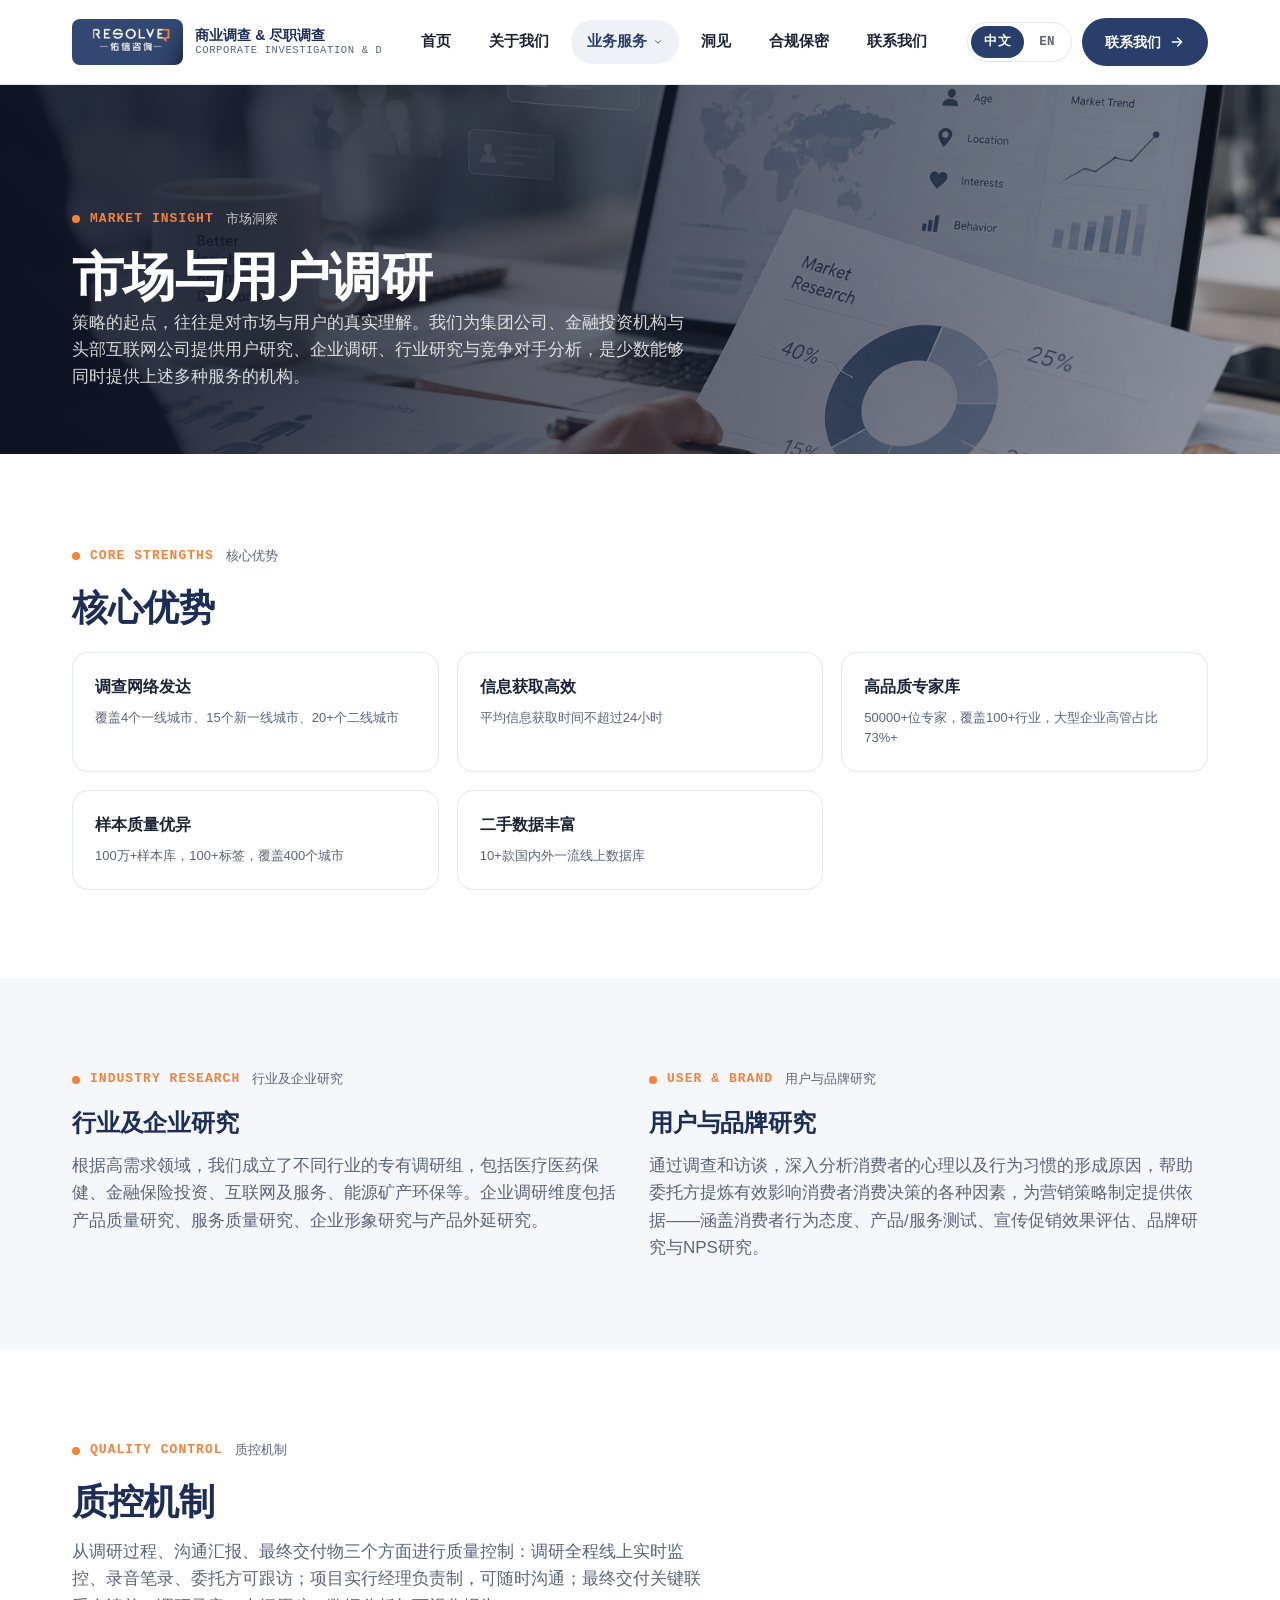
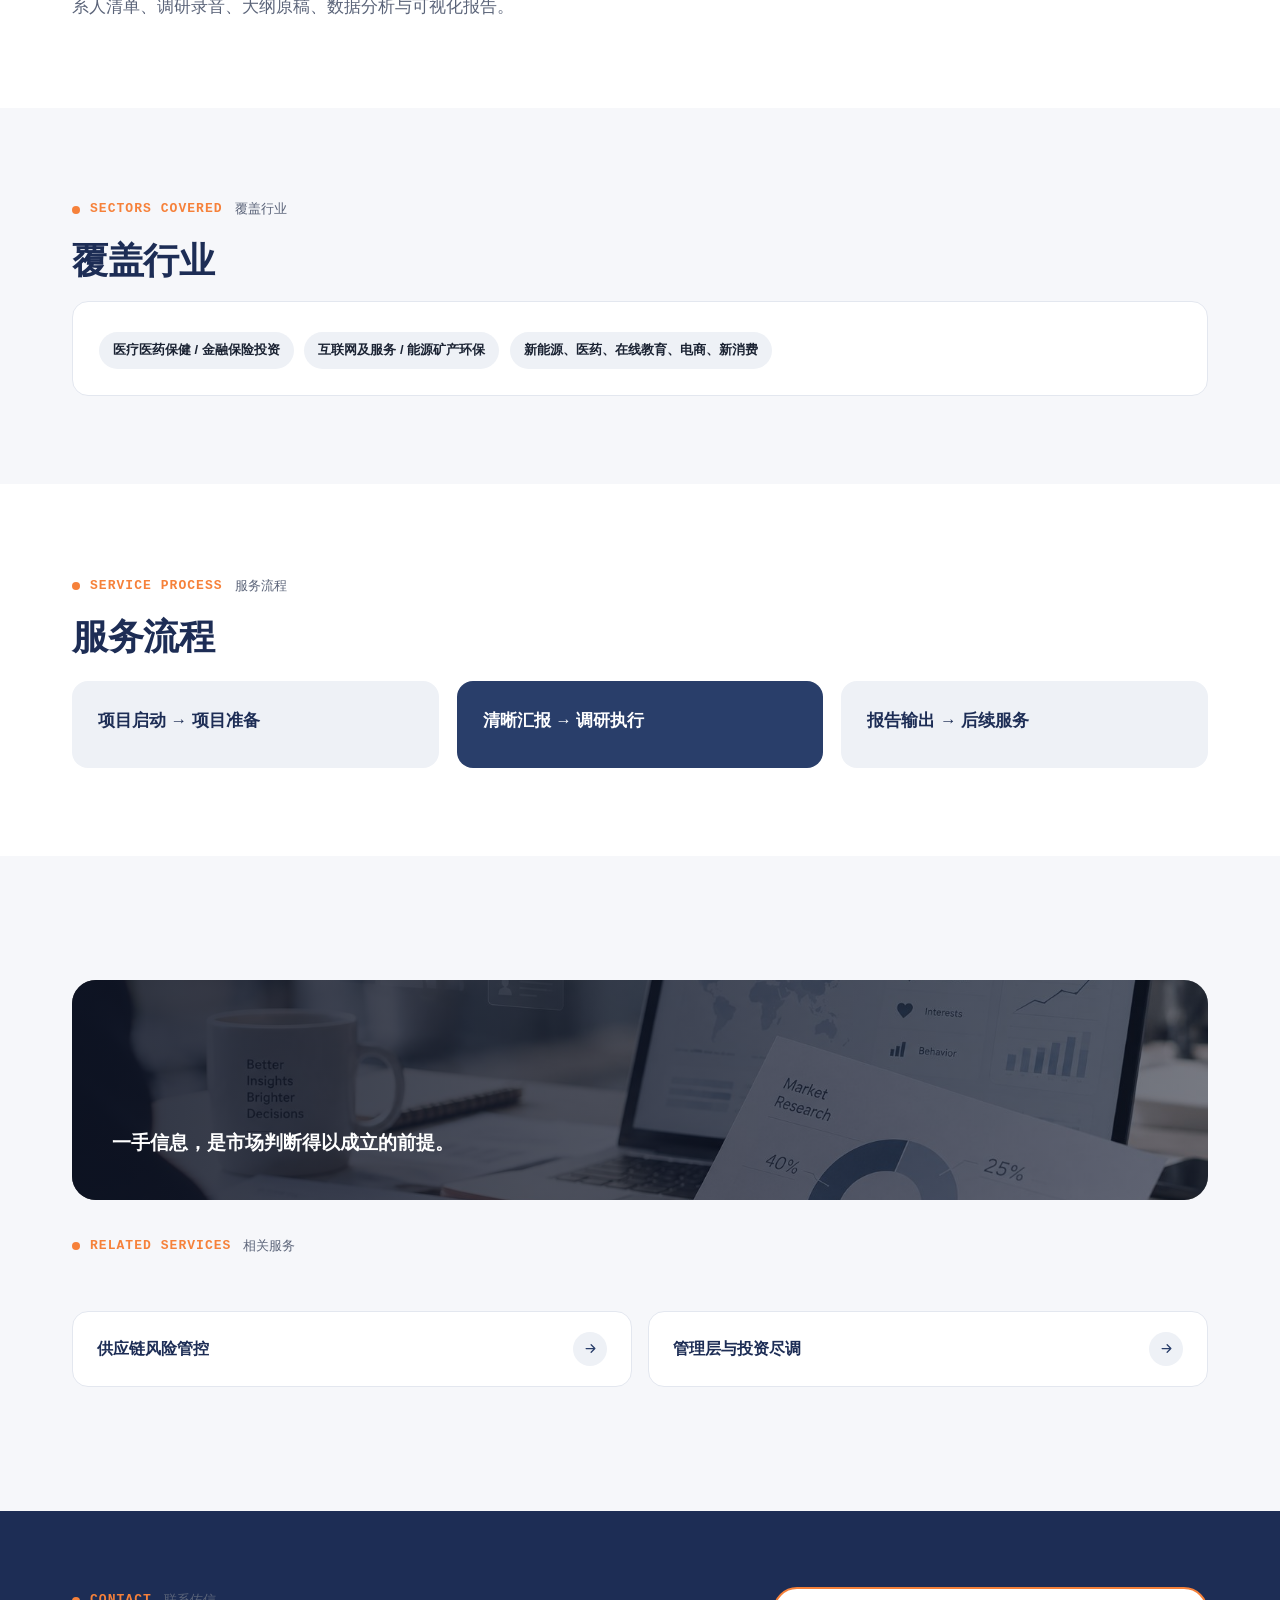
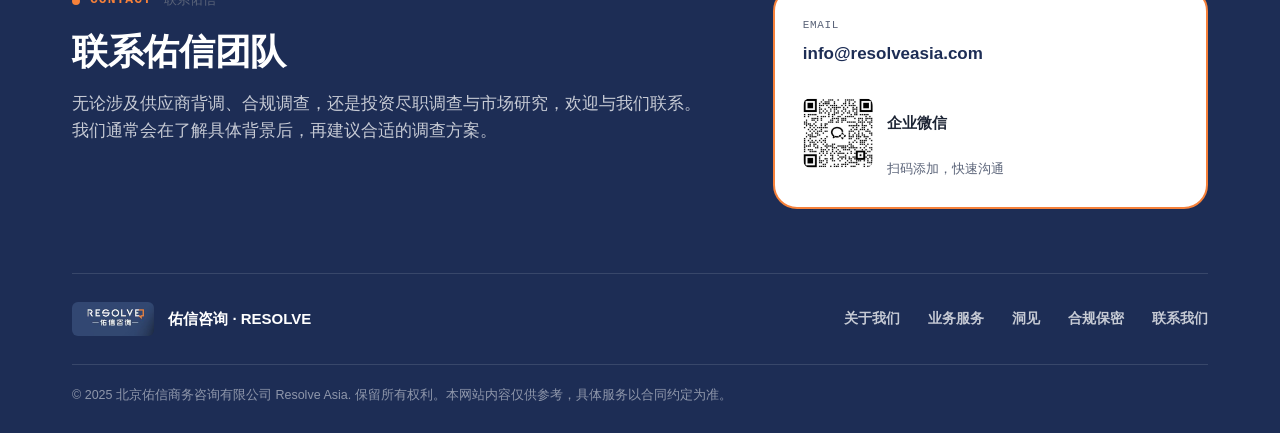
<file: service-research.html>
<!DOCTYPE html>
<html lang="zh-CN">
<head>
<meta charset="UTF-8">
<meta name="viewport" content="width=device-width, initial-scale=1.0">
<title>市场与用户调研 | 佑信咨询 Resolve Asia</title>
<meta name="title-zh" content="市场与用户调研 | 佑信咨询 Resolve Asia">
<meta name="title-en" content="Market & User Research | Resolve Asia">
<meta name="description" content="为集团公司、金融机构、互联网企业提供用户研究、企业调研、行业研究与竞争对手分析。">
<meta name="description-en" content="User research, enterprise research, industry research and competitor analysis for corporations, financial institutions and internet companies.">
<link rel="canonical" href="https://resolveasia.com/service-research.html">
<link rel="alternate" hreflang="zh-CN" href="https://resolveasia.com/service-research.html">
<link rel="alternate" hreflang="en" href="https://resolveasia.com/service-research.html?lang=en">
<meta property="og:site_name" content="Resolve Asia 佑信咨询">
<meta property="og:title" content="市场与用户调研 | 佑信咨询">
<meta property="og:description" content="为集团公司、金融机构、互联网企业提供用户研究、企业调研、行业研究与竞争对手分析。">
<meta property="og:type" content="website">
<meta property="og:url" content="https://resolveasia.com/service-research.html">
<meta property="og:image" content="https://resolveasia.com/assets/img/hero-concrete.jpg">
<meta name="twitter:card" content="summary_large_image">
<link rel="icon" type="image/png" href="assets/img/logo.png">
<link rel="stylesheet" href="assets/css/style.css">

</head>
<body>
<header class="site-header">
    <div class="container">
      <a href="index.html" class="brand">
        <img src="assets/img/logo.png" alt="Resolve Asia logo" width="40" height="17">
        <span class="brand-text"><span class="cn">商业调查 & 尽职调查</span><span class="en">CORPORATE INVESTIGATION & DUE DILIGENCE</span></span>
      </a>
      <ul class="main-nav">
        <li><a href="index.html"><span lang-zh>首页</span><span lang-en>Home</span></a></li>
        <li><a href="about.html"><span lang-zh>关于我们</span><span lang-en>About</span></a></li>
        <li class="has-sub">
          <a href="services.html" class="active"><span lang-zh>业务服务</span><span lang-en>Services</span><svg class="chev" viewBox="0 0 24 24" fill="none"><path d="M6 9l6 6 6-6" stroke="currentColor" stroke-width="2" stroke-linecap="round" stroke-linejoin="round"/></svg></a>
          <ul class="submenu"><li><a href="service-supplier.html"><span lang-zh>供应链风险管控</span><span lang-en>Supply Chain Risk Management</span></a></li><li><a href="service-ip.html"><span lang-zh>知识产权调查取证</span><span lang-en>IP Investigation & Evidence Collection</span></a></li><li><a href="service-antifraud.html"><span lang-zh>合规与反舞弊调查</span><span lang-en>Compliance & Anti-Fraud</span></a></li><li><a href="service-duediligence.html"><span lang-zh>管理层与投资尽调</span><span lang-en>Management & Investment DD</span></a></li><li><a href="service-research.html"><span lang-zh>市场与用户调研</span><span lang-en>Market & User Research</span></a></li></ul>
        </li>
        <li><a href="insights.html"><span lang-zh>洞见</span><span lang-en>Insights</span></a></li>
        <li><a href="trust.html"><span lang-zh>合规保密</span><span lang-en>Compliance</span></a></li>
        <li><a href="contact.html"><span lang-zh>联系我们</span><span lang-en>Contact</span></a></li>
      </ul>
      <div class="header-actions">
        <div class="lang-switch">
          <button type="button" data-lang="zh">中文</button>
          <button type="button" data-lang="en">EN</button>
        </div>
        <a href="contact.html" class="btn btn-primary desktop-only"><span lang-zh>联系我们</span><span lang-en>Contact Us</span> <svg viewBox="0 0 24 24" fill="none"><path d="M5 12h14M13 6l6 6-6 6" stroke="currentColor" stroke-width="2" stroke-linecap="round" stroke-linejoin="round"/></svg></a>
        <button class="nav-toggle" aria-label="Menu"><svg viewBox="0 0 24 24" fill="none"><path d="M4 7h16M4 12h16M4 17h16" stroke="currentColor" stroke-width="2" stroke-linecap="round"/></svg></button>
      </div>
    </div>
  </header>

  <section class="page-hero">
    <div class="page-hero-bg"><img src="assets/img/research-analysis.jpg" alt="Market and user research"></div>
    <div class="container">
      <span class="eyebrow">MARKET INSIGHT <span class="zh-sub"><span lang-zh>市场洞察</span><span lang-en>Market Insight</span></span></span>
      <h1 lang-zh>市场与用户调研</h1>
      <h1 lang-en>Understanding, before strategy.</h1>
      <p class="lede"><span lang-zh>策略的起点，往往是对市场与用户的真实理解。我们为集团公司、金融投资机构与头部互联网公司提供用户研究、企业调研、行业研究与竞争对手分析，是少数能够同时提供上述多种服务的机构。</span><span lang-en>Sound strategy starts with a genuine understanding of the market and the people in it. We provide user research, enterprise research, industry research and competitor analysis for corporations, financial investors and leading internet companies — and we're among the few firms able to offer all of this under one roof.</span></p>
    </div>
  </section>

  <section class="section">
    <div class="container">
      <span class="eyebrow">CORE STRENGTHS <span class="zh-sub"><span lang-zh>核心优势</span><span lang-en>Core strengths</span></span></span>
      <h2><span lang-zh>核心优势</span><span lang-en>Core strengths</span></h2>
      <div style="margin-top:22px;"><div class="checkpoint-grid">
      <div class="checkpoint"><h4><span lang-zh>调查网络发达</span><span lang-en>Field coverage</span></h4><p><span lang-zh>覆盖4个一线城市、15个新一线城市、20+个二线城市</span><span lang-en>4 tier-1, 15 new-tier-1 and 20+ tier-2 cities</span></p></div>
      <div class="checkpoint"><h4><span lang-zh>信息获取高效</span><span lang-en>Fast turnaround</span></h4><p><span lang-zh>平均信息获取时间不超过24小时</span><span lang-en>average information retrieval under 24 hours</span></p></div>
      <div class="checkpoint"><h4><span lang-zh>高品质专家库</span><span lang-en>Expert panel</span></h4><p><span lang-zh>50000+位专家，覆盖100+行业，大型企业高管占比73%+</span><span lang-en>50,000+ experts across 100+ industries, 73%+ senior executives</span></p></div>
      <div class="checkpoint"><h4><span lang-zh>样本质量优异</span><span lang-en>Sample quality</span></h4><p><span lang-zh>100万+样本库，100+标签，覆盖400个城市</span><span lang-en>1M+ sample pool, 100+ tags, across 400 cities</span></p></div>
      <div class="checkpoint"><h4><span lang-zh>二手数据丰富</span><span lang-en>Secondary data</span></h4><p><span lang-zh>10+款国内外一流线上数据库</span><span lang-en>10+ leading domestic & international databases</span></p></div>
    </div></div>
    </div>
  </section>

  <section class="section section--soft">
    <div class="container">
      <div class="grid-2">
        <div>
          <span class="eyebrow">INDUSTRY RESEARCH <span class="zh-sub"><span lang-zh>行业及企业研究</span><span lang-en>Industry & company research</span></span></span>
          <h2 style="font-size:24px;"><span lang-zh>行业及企业研究</span><span lang-en>Industry & company research</span></h2>
          <p class="lede mt-0" style="margin-top:14px;"><span lang-zh>根据高需求领域，我们成立了不同行业的专有调研组，包括医疗医药保健、金融保险投资、互联网及服务、能源矿产环保等。企业调研维度包括产品质量研究、服务质量研究、企业形象研究与产品外延研究。</span><span lang-en>Dedicated research teams cover high-demand sectors including healthcare/pharma, financial services, internet/tech, and energy/resources — assessing product quality, service quality, brand image and product extension.</span></p>
        </div>
        <div>
          <span class="eyebrow">USER &amp; BRAND <span class="zh-sub"><span lang-zh>用户与品牌研究</span><span lang-en>User & brand research</span></span></span>
          <h2 style="font-size:24px;"><span lang-zh>用户与品牌研究</span><span lang-en>User & brand research</span></h2>
          <p class="lede mt-0" style="margin-top:14px;"><span lang-zh>通过调查和访谈，深入分析消费者的心理以及行为习惯的形成原因，帮助委托方提炼有效影响消费者消费决策的各种因素，为营销策略制定提供依据——涵盖消费者行为态度、产品/服务测试、宣传促销效果评估、品牌研究与NPS研究。</span><span lang-en>Through surveys and interviews, we get at the psychology and behavior behind purchase decisions, helping clients understand what actually drives them — spanning consumer attitudes, product and service testing, campaign effectiveness, brand research and NPS.</span></p>
        </div>
      </div>
    </div>
  </section>

  <section class="section">
    <div class="container">
      <span class="eyebrow">QUALITY CONTROL <span class="zh-sub"><span lang-zh>质控机制</span><span lang-en>Quality control</span></span></span>
      <h2><span lang-zh>质控机制</span><span lang-en>Quality control</span></h2>
      <p class="lede" style="margin-top:14px;"><span lang-zh>从调研过程、沟通汇报、最终交付物三个方面进行质量控制：调研全程线上实时监控、录音笔录、委托方可跟访；项目实行经理负责制，可随时沟通；最终交付关键联系人清单、调研录音、大纲原稿、数据分析与可视化报告。</span><span lang-en>Quality is controlled at three stages — in the field, in how we communicate, and in what we deliver: interviews are recorded and monitored in real time, with clients free to observe; a dedicated project manager keeps communication ongoing; and the final package includes contact lists, recordings, research outlines, data analysis and a visualized report.</span></p>
    </div>
  </section>

  <section class="section section--soft">
    <div class="container">
      <span class="eyebrow">SECTORS COVERED <span class="zh-sub"><span lang-zh>覆盖行业</span><span lang-en>Sectors covered</span></span></span>
      <h2><span lang-zh>覆盖行业</span><span lang-en>Sectors covered</span></h2>
      <div class="panel-list" style="margin-top:18px;">
        <span class="bubble"><span lang-zh>医疗医药保健 / 金融保险投资</span><span lang-en>Healthcare & pharma / Financial services</span></span>
        <span class="bubble"><span lang-zh>互联网及服务 / 能源矿产环保</span><span lang-en>Internet & services / Energy & resources</span></span>
        <span class="bubble"><span lang-zh>新能源、医药、在线教育、电商、新消费</span><span lang-en>New energy, pharma, edtech, e-commerce, new consumption</span></span>
      </div>
    </div>
  </section>

  <section class="section">
    <div class="container">
      <span class="eyebrow">SERVICE PROCESS <span class="zh-sub"><span lang-zh>服务流程</span><span lang-en>Service process</span></span></span>
      <h2><span lang-zh>服务流程</span><span lang-en>Service process</span></h2>
      <div style="margin-top:22px;"><div class="grid-3">
      <div class="tile"><h4><span lang-zh>项目启动 → 项目准备</span><span lang-en>Kickoff → Preparation</span></h4></div>
      <div class="tile navy"><h4><span lang-zh>清晰汇报 → 调研执行</span><span lang-en>Reporting cadence → Execution</span></h4></div>
      <div class="tile"><h4><span lang-zh>报告输出 → 后续服务</span><span lang-en>Report delivery → Follow-up</span></h4></div>
    </div></div>
    </div>
  </section>

  <section class="section section--soft">
    <div class="container">
      <div class="legal-banner">
        <img src="assets/img/research-analysis.jpg" alt="Resolve Asia">
        <div class="ov">
          <div></div>
          <p style="font-size:19px;font-weight:700;color:#fff;max-width:600px;"><span lang-zh>一手信息，是市场判断得以成立的前提。</span><span lang-en>First-hand information underpins sound market judgment.</span></p>
        </div>
      </div>
      <span class="eyebrow" style="margin-top:36px;">RELATED SERVICES <span class="zh-sub"><span lang-zh>相关服务</span><span lang-en>Related services</span></span></span>
      <div class="related-row"><a class="related-link" href="service-supplier.html"><span lang-zh>供应链风险管控</span><span lang-en>Supply Chain Risk Management</span><span class="ra"><svg viewBox="0 0 24 24" fill="none"><path d="M5 12h14M13 6l6 6-6 6" stroke="currentColor" stroke-width="2" stroke-linecap="round" stroke-linejoin="round"/></svg></span></a><a class="related-link" href="service-duediligence.html"><span lang-zh>管理层与投资尽调</span><span lang-en>Management & Investment DD</span><span class="ra"><svg viewBox="0 0 24 24" fill="none"><path d="M5 12h14M13 6l6 6-6 6" stroke="currentColor" stroke-width="2" stroke-linecap="round" stroke-linejoin="round"/></svg></span></a></div>
    </div>
  </section>

<section class="contact-section">
    <div class="container">
      <div class="contact-grid">
        <div>
          <span class="eyebrow">CONTACT <span class="zh-sub"><span lang-zh>联系佑信</span><span lang-en>Contact Resolve</span></span></span>
          <h2><span lang-zh>联系佑信团队</span><span lang-en>Contact the Resolve Team</span></h2>
          <p class="lede" style="margin-top:16px;"><span lang-zh>无论涉及供应商背调、合规调查，还是投资尽职调查与市场研究，欢迎与我们联系。我们通常会在了解具体背景后，再建议合适的调查方案。</span><span lang-en>Whether the matter involves a supplier check, a compliance investigation, or investment due diligence, we typically propose an approach only once we understand the specifics.</span></p>
        </div>
        <div class="contact-card">
          <div class="em-label">EMAIL</div>
          <div class="email">info@resolveasia.com</div>
          <div class="qr-row">
            <img src="assets/img/qrcode-wecom.png" alt="WeCom QR code" width="70" height="70">
            <div>
              <h5><span lang-zh>企业微信</span><span lang-en>WeCom</span></h5>
              <p><span lang-zh>扫码添加，快速沟通</span><span lang-en>Scan to connect instantly</span></p>
            </div>
          </div>
        </div>
      </div>
    </div>
  </section>
<footer class="site-footer">
    <div class="container">
      <div class="footer-row">
        <div class="footer-brand">
          <img src="assets/img/logo.png" alt="Resolve Asia">
          <span><span lang-zh>佑信咨询 · RESOLVE</span><span lang-en>RESOLVE · 佑信咨询</span></span>
        </div>
        <nav class="footer-nav">
          <a href="about.html"><span lang-zh>关于我们</span><span lang-en>About</span></a>
          <a href="services.html"><span lang-zh>业务服务</span><span lang-en>Services</span></a>
          <a href="insights.html"><span lang-zh>洞见</span><span lang-en>Insights</span></a>
          <a href="trust.html"><span lang-zh>合规保密</span><span lang-en>Compliance</span></a>
          <a href="contact.html"><span lang-zh>联系我们</span><span lang-en>Contact</span></a>
        </nav>
      </div>
      <div class="footer-bottom"><span lang-zh>© 2025 北京佑信商务咨询有限公司 Resolve Asia. 保留所有权利。本网站内容仅供参考，具体服务以合同约定为准。</span><span lang-en>© 2025 Beijing Resolve Business Consulting Co., Ltd. All rights reserved. This website is for reference only; the scope of services is as set out in the contract.</span></div>
    </div>
  </footer>
<script src="assets/js/main.js"></script>
</body>
</html>
</file>
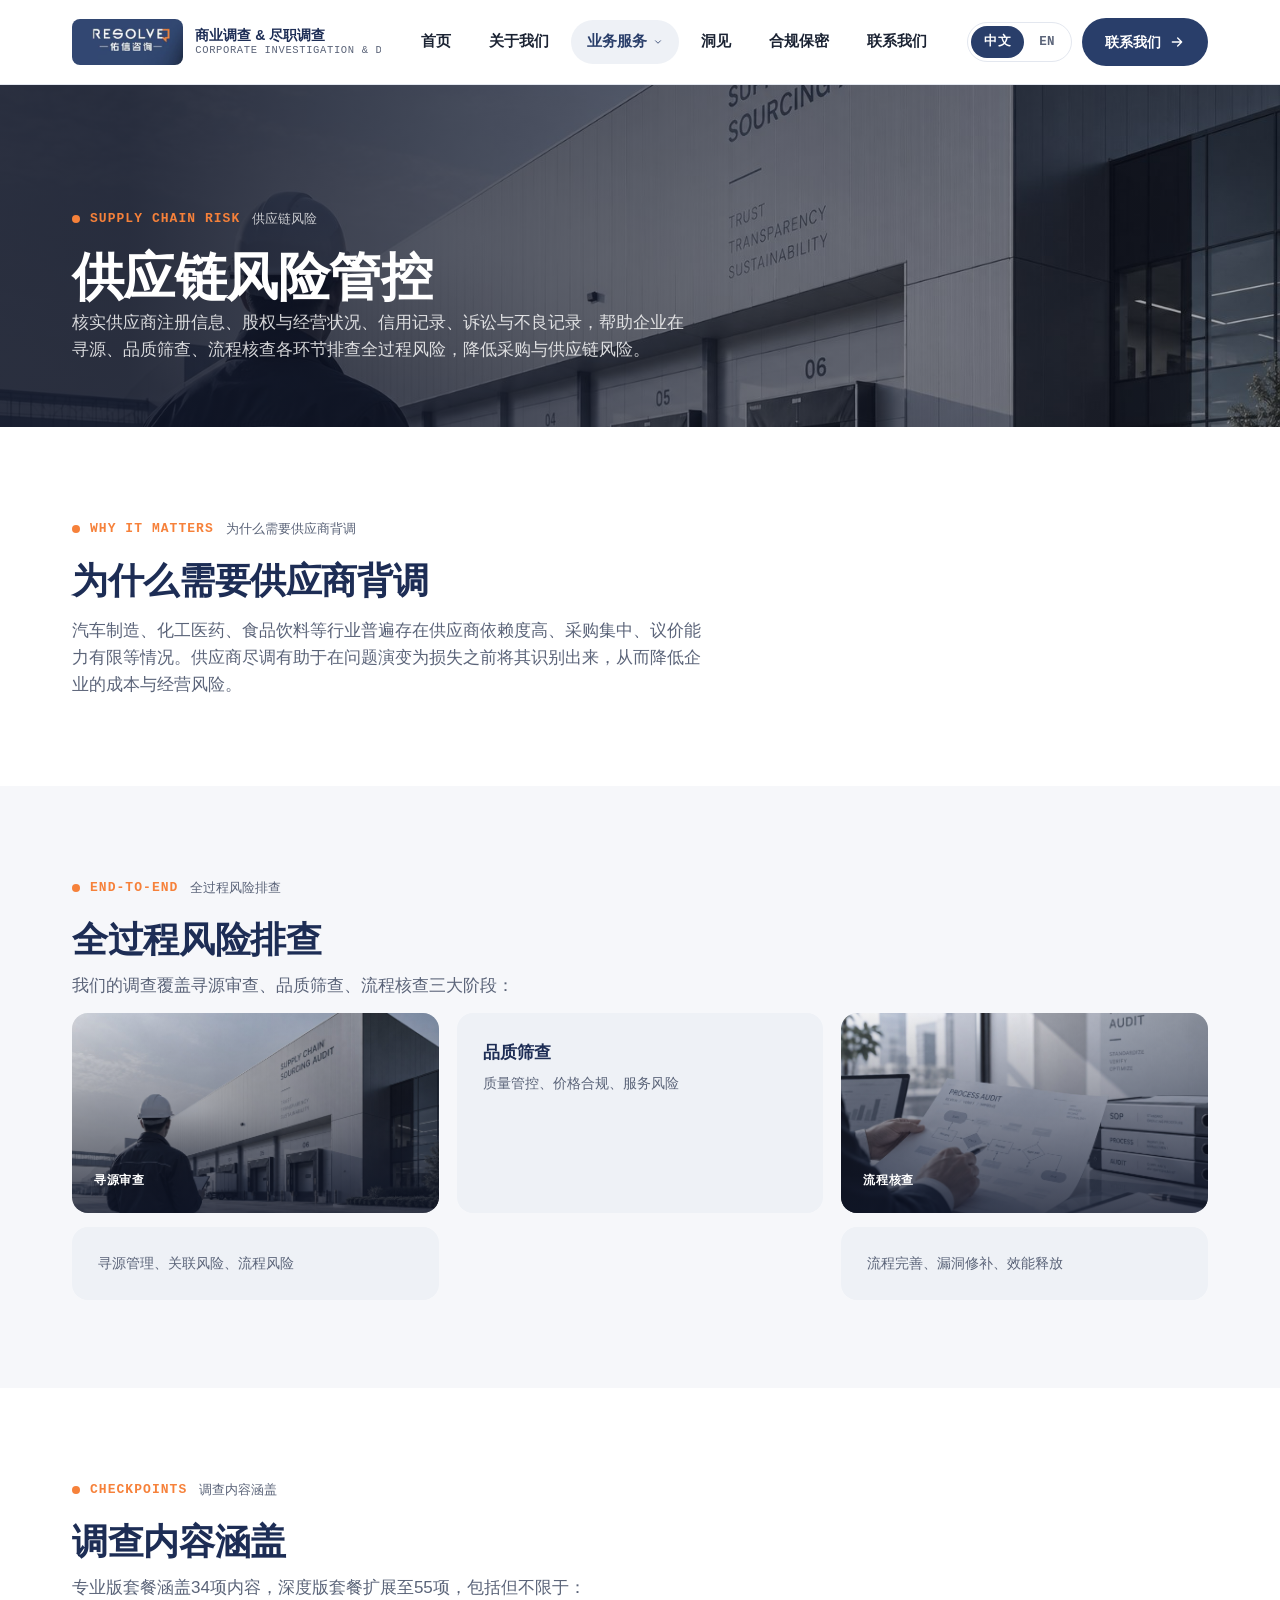
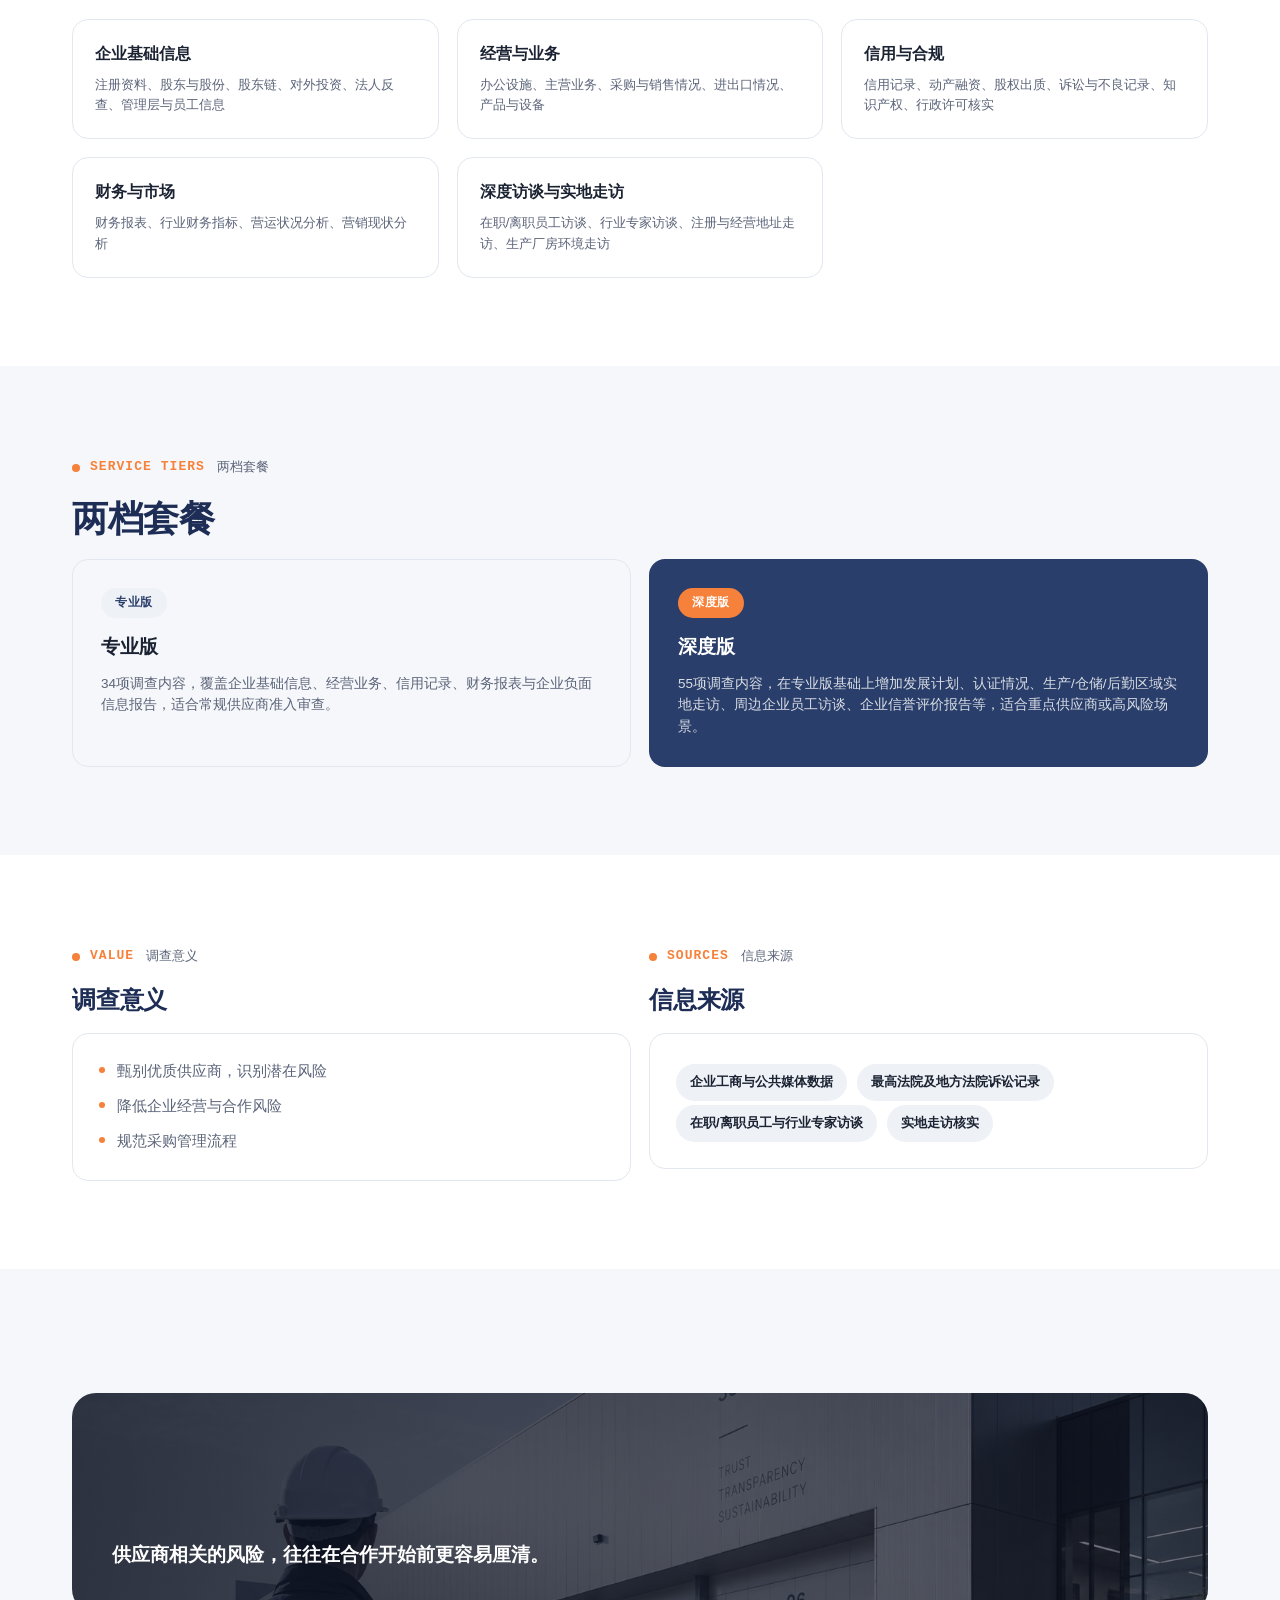
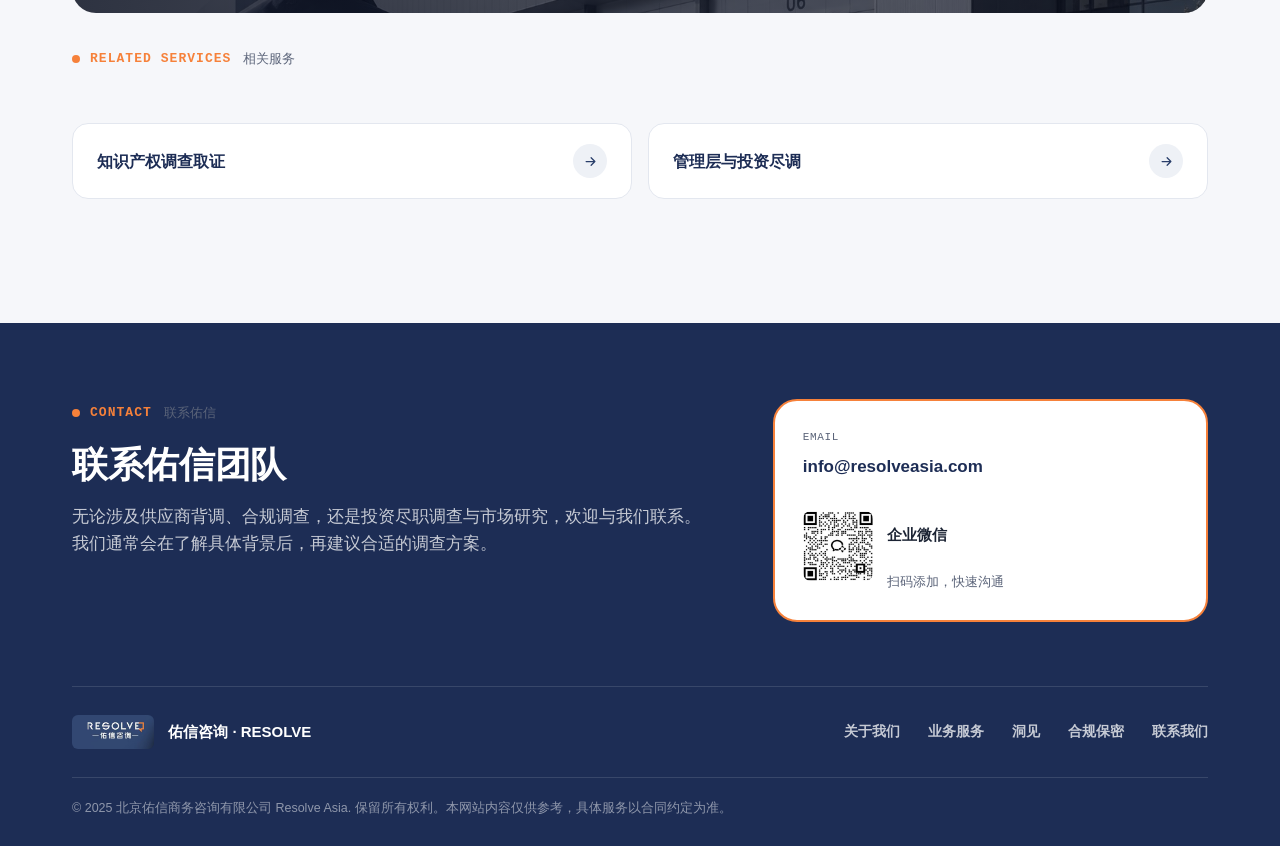
<file: service-supplier.html>
<!DOCTYPE html>
<html lang="zh-CN">
<head>
<meta charset="UTF-8">
<meta name="viewport" content="width=device-width, initial-scale=1.0">
<title>供应链风险管控 | 佑信咨询 Resolve Asia</title>
<meta name="title-zh" content="供应链风险管控 | 佑信咨询 Resolve Asia">
<meta name="title-en" content="Supply Chain Risk Management | Resolve Asia">
<meta name="description" content="核实供应商注册信息、股权与经营状况、信用记录、诉讼与不良记录，帮助企业在寻源、品质筛查、流程核查各环节排查全过程风险。">
<meta name="description-en" content="We verify a supplier's registration, ownership, credit history, litigation and adverse records across sourcing, quality and process review.">
<link rel="canonical" href="https://resolveasia.com/service-supplier.html">
<link rel="alternate" hreflang="zh-CN" href="https://resolveasia.com/service-supplier.html">
<link rel="alternate" hreflang="en" href="https://resolveasia.com/service-supplier.html?lang=en">
<meta property="og:site_name" content="Resolve Asia 佑信咨询">
<meta property="og:title" content="供应链风险管控 | 佑信咨询">
<meta property="og:description" content="核实供应商注册信息、股权与经营状况、信用记录、诉讼与不良记录，帮助企业在寻源、品质筛查、流程核查各环节排查全过程风险。">
<meta property="og:type" content="website">
<meta property="og:url" content="https://resolveasia.com/service-supplier.html">
<meta property="og:image" content="https://resolveasia.com/assets/img/hero-concrete.jpg">
<meta name="twitter:card" content="summary_large_image">
<link rel="icon" type="image/png" href="assets/img/logo.png">
<link rel="stylesheet" href="assets/css/style.css">

</head>
<body>
<header class="site-header">
    <div class="container">
      <a href="index.html" class="brand">
        <img src="assets/img/logo.png" alt="Resolve Asia logo" width="40" height="17">
        <span class="brand-text"><span class="cn">商业调查 & 尽职调查</span><span class="en">CORPORATE INVESTIGATION & DUE DILIGENCE</span></span>
      </a>
      <ul class="main-nav">
        <li><a href="index.html"><span lang-zh>首页</span><span lang-en>Home</span></a></li>
        <li><a href="about.html"><span lang-zh>关于我们</span><span lang-en>About</span></a></li>
        <li class="has-sub">
          <a href="services.html" class="active"><span lang-zh>业务服务</span><span lang-en>Services</span><svg class="chev" viewBox="0 0 24 24" fill="none"><path d="M6 9l6 6 6-6" stroke="currentColor" stroke-width="2" stroke-linecap="round" stroke-linejoin="round"/></svg></a>
          <ul class="submenu"><li><a href="service-supplier.html"><span lang-zh>供应链风险管控</span><span lang-en>Supply Chain Risk Management</span></a></li><li><a href="service-ip.html"><span lang-zh>知识产权调查取证</span><span lang-en>IP Investigation & Evidence Collection</span></a></li><li><a href="service-antifraud.html"><span lang-zh>合规与反舞弊调查</span><span lang-en>Compliance & Anti-Fraud</span></a></li><li><a href="service-duediligence.html"><span lang-zh>管理层与投资尽调</span><span lang-en>Management & Investment DD</span></a></li><li><a href="service-research.html"><span lang-zh>市场与用户调研</span><span lang-en>Market & User Research</span></a></li></ul>
        </li>
        <li><a href="insights.html"><span lang-zh>洞见</span><span lang-en>Insights</span></a></li>
        <li><a href="trust.html"><span lang-zh>合规保密</span><span lang-en>Compliance</span></a></li>
        <li><a href="contact.html"><span lang-zh>联系我们</span><span lang-en>Contact</span></a></li>
      </ul>
      <div class="header-actions">
        <div class="lang-switch">
          <button type="button" data-lang="zh">中文</button>
          <button type="button" data-lang="en">EN</button>
        </div>
        <a href="contact.html" class="btn btn-primary desktop-only"><span lang-zh>联系我们</span><span lang-en>Contact Us</span> <svg viewBox="0 0 24 24" fill="none"><path d="M5 12h14M13 6l6 6-6 6" stroke="currentColor" stroke-width="2" stroke-linecap="round" stroke-linejoin="round"/></svg></a>
        <button class="nav-toggle" aria-label="Menu"><svg viewBox="0 0 24 24" fill="none"><path d="M4 7h16M4 12h16M4 17h16" stroke="currentColor" stroke-width="2" stroke-linecap="round"/></svg></button>
      </div>
    </div>
  </header>

  <section class="page-hero">
    <div class="page-hero-bg"><img src="assets/img/supply-chain-audit.jpg" alt="Supply chain risk management"></div>
    <div class="container">
      <span class="eyebrow">SUPPLY CHAIN RISK <span class="zh-sub"><span lang-zh>供应链风险</span><span lang-en>Supply Chain Risk</span></span></span>
      <h1 lang-zh>供应链风险管控</h1>
      <h1 lang-en>Verify suppliers before you rely on them.</h1>
      <p class="lede"><span lang-zh>核实供应商注册信息、股权与经营状况、信用记录、诉讼与不良记录，帮助企业在寻源、品质筛查、流程核查各环节排查全过程风险，降低采购与供应链风险。</span><span lang-en>We verify a supplier's registration, ownership, credit history, litigation and adverse records — helping you catch risk across sourcing, quality control and process review while it's still cheap to fix.</span></p>
    </div>
  </section>

  <section class="section">
    <div class="container">
      <span class="eyebrow">WHY IT MATTERS <span class="zh-sub"><span lang-zh>为什么需要供应商背调</span><span lang-en>Why it matters</span></span></span>
      <h2><span lang-zh>为什么需要供应商背调</span><span lang-en>Why it matters</span></h2>
      <p class="lede" style="margin-top:14px;"><span lang-zh>汽车制造、化工医药、食品饮料等行业普遍存在供应商依赖度高、采购集中、议价能力有限等情况。供应商尽调有助于在问题演变为损失之前将其识别出来，从而降低企业的成本与经营风险。</span><span lang-en>Industries such as automotive, chemicals, pharmaceuticals and food & beverage often depend heavily on a small number of suppliers, leaving little room to negotiate. Supplier due diligence catches problems early, before they turn into cost and operating risk for the business.</span></p>
    </div>
  </section>

  <section class="section section--soft">
    <div class="container">
      <span class="eyebrow">END-TO-END <span class="zh-sub"><span lang-zh>全过程风险排查</span><span lang-en>End-to-end risk coverage</span></span></span>
      <h2><span lang-zh>全过程风险排查</span><span lang-en>End-to-end risk coverage</span></h2>
      <p class="lede" style="margin-top:10px;"><span lang-zh>我们的调查覆盖寻源审查、品质筛查、流程核查三大阶段：</span><span lang-en>Our checks span three stages — sourcing review, quality screening and process review:</span></p>
      <div class="grid-3" style="margin-top:14px;">
      <div class="tile media">
        <img src="assets/img/supply-chain-audit.jpg" alt="Sourcing review">
        <div class="ov"><span><span lang-zh>寻源审查</span><span lang-en>Sourcing review</span></span></div>
      </div>
      <div class="tile">
        <h4><span lang-zh>品质筛查</span><span lang-en>Quality screening</span></h4>
        <p><span lang-zh>质量管控、价格合规、服务风险</span><span lang-en>quality control, pricing compliance, service risk</span></p>
      </div>
      <div class="tile media">
        <img src="assets/img/process-audit.jpg" alt="Process review">
        <div class="ov"><span><span lang-zh>流程核查</span><span lang-en>Process review</span></span></div>
      </div>
    </div>
    <div class="grid-3" style="margin-top:14px;">
      <div class="tile"><p><span lang-zh>寻源管理、关联风险、流程风险</span><span lang-en>sourcing management, related-party risk, process risk</span></p></div>
      <div></div>
      <div class="tile"><p><span lang-zh>流程完善、漏洞修补、效能释放</span><span lang-en>process improvement, gap remediation, efficiency</span></p></div>
    </div>
    </div>
  </section>

  <section class="section">
    <div class="container">
      <span class="eyebrow">CHECKPOINTS <span class="zh-sub"><span lang-zh>调查内容涵盖</span><span lang-en>What we cover</span></span></span>
      <h2><span lang-zh>调查内容涵盖</span><span lang-en>What we cover</span></h2>
      <p class="lede" style="margin-top:10px;"><span lang-zh>专业版套餐涵盖34项内容，深度版套餐扩展至55项，包括但不限于：</span><span lang-en>Our Professional tier covers 34 checkpoints; the In-depth tier expands to 55, including:</span></p>
      <div class="checkpoint-grid">
      <div class="checkpoint"><h4><span lang-zh>企业基础信息</span><span lang-en>Corporate basics</span></h4><p><span lang-zh>注册资料、股东与股份、股东链、对外投资、法人反查、管理层与员工信息</span><span lang-en>registration, shareholders, investment chain, legal-representative reverse search, management & staff</span></p></div>
      <div class="checkpoint"><h4><span lang-zh>经营与业务</span><span lang-en>Operations</span></h4><p><span lang-zh>办公设施、主营业务、采购与销售情况、进出口情况、产品与设备</span><span lang-en>facilities, core business, procurement/sales, import-export, products & equipment</span></p></div>
      <div class="checkpoint"><h4><span lang-zh>信用与合规</span><span lang-en>Credit & compliance</span></h4><p><span lang-zh>信用记录、动产融资、股权出质、诉讼与不良记录、知识产权、行政许可核实</span><span lang-en>credit history, asset financing, equity pledges, litigation, IP, licensing verification</span></p></div>
      <div class="checkpoint"><h4><span lang-zh>财务与市场</span><span lang-en>Financials & market</span></h4><p><span lang-zh>财务报表、行业财务指标、营运状况分析、营销现状分析</span><span lang-en>financial statements, industry benchmarks, operations & marketing analysis</span></p></div>
      <div class="checkpoint"><h4><span lang-zh>深度访谈与实地走访</span><span lang-en>Interviews & site visits</span></h4><p><span lang-zh>在职/离职员工访谈、行业专家访谈、注册与经营地址走访、生产厂房环境走访</span><span lang-en>current/former employee interviews, industry expert interviews, address & facility visits</span></p></div>
    </div>
    </div>
  </section>

  <section class="section section--soft">
    <div class="container">
      <span class="eyebrow">SERVICE TIERS <span class="zh-sub"><span lang-zh>两档套餐</span><span lang-en>Two service tiers</span></span></span>
      <h2><span lang-zh>两档套餐</span><span lang-en>Two service tiers</span></h2>
      <div class="tier-grid">
      <div class="tier-card">
        <span class="tier-badge"><span lang-zh>专业版</span><span lang-en>Professional</span></span>
        <h4><span lang-zh>专业版</span><span lang-en>Professional</span></h4>
        <p><span lang-zh>34项调查内容，覆盖企业基础信息、经营业务、信用记录、财务报表与企业负面信息报告，适合常规供应商准入审查。</span><span lang-en>34 checkpoints covering corporate basics, operations, credit, financials and an adverse-information report — suited for routine supplier onboarding review.</span></p>
      </div>
      <div class="tier-card featured">
        <span class="tier-badge"><span lang-zh>深度版</span><span lang-en>In-Depth</span></span>
        <h4><span lang-zh>深度版</span><span lang-en>In-Depth</span></h4>
        <p><span lang-zh>55项调查内容，在专业版基础上增加发展计划、认证情况、生产/仓储/后勤区域实地走访、周边企业员工访谈、企业信誉评价报告等，适合重点供应商或高风险场景。</span><span lang-en>55 checkpoints, adding development plans, certifications, site visits to production/warehouse/logistics areas, interviews with staff at neighboring businesses and a reputation report — for key or higher-risk suppliers.</span></p>
      </div>
    </div>
    </div>
  </section>

  <section class="section">
    <div class="container">
      <div class="grid-2">
        <div>
          <span class="eyebrow">VALUE <span class="zh-sub"><span lang-zh>调查意义</span><span lang-en>Value delivered</span></span></span>
          <h2 style="font-size:24px;"><span lang-zh>调查意义</span><span lang-en>Value delivered</span></h2>
          <div class="panel-list" style="margin-top:18px;">
            <ul style="display:grid;gap:12px;">
              <li style="padding-left:18px;position:relative;font-size:14.5px;color:var(--ink-soft);"><span style="position:absolute;left:0;top:7px;width:6px;height:6px;border-radius:50%;background:var(--orange);"></span><span lang-zh>甄别优质供应商，识别潜在风险</span><span lang-en>Identify quality suppliers & spot risk early</span></li>
              <li style="padding-left:18px;position:relative;font-size:14.5px;color:var(--ink-soft);"><span style="position:absolute;left:0;top:7px;width:6px;height:6px;border-radius:50%;background:var(--orange);"></span><span lang-zh>降低企业经营与合作风险</span><span lang-en>Reduce operating & partnership risk</span></li>
              <li style="padding-left:18px;position:relative;font-size:14.5px;color:var(--ink-soft);"><span style="position:absolute;left:0;top:7px;width:6px;height:6px;border-radius:50%;background:var(--orange);"></span><span lang-zh>规范采购管理流程</span><span lang-en>Standardize procurement processes</span></li>
            </ul>
          </div>
        </div>
        <div>
          <span class="eyebrow">SOURCES <span class="zh-sub"><span lang-zh>信息来源</span><span lang-en>Information sources</span></span></span>
          <h2 style="font-size:24px;"><span lang-zh>信息来源</span><span lang-en>Information sources</span></h2>
          <div class="panel-list" style="margin-top:18px;">
            <span class="bubble"><span lang-zh>企业工商与公共媒体数据</span><span lang-en>Corporate registry & media data</span></span>
            <span class="bubble"><span lang-zh>最高法院及地方法院诉讼记录</span><span lang-en>Supreme People's Court and local court records</span></span>
            <span class="bubble"><span lang-zh>在职/离职员工与行业专家访谈</span><span lang-en>Employee & industry expert interviews</span></span>
            <span class="bubble"><span lang-zh>实地走访核实</span><span lang-en>On-site verification</span></span>
          </div>
        </div>
      </div>
    </div>
  </section>

  <section class="section section--soft">
    <div class="container">
      <div class="legal-banner">
        <img src="assets/img/supply-chain-audit.jpg" alt="Resolve Asia">
        <div class="ov">
          <div></div>
          <p style="font-size:19px;font-weight:700;color:#fff;max-width:600px;"><span lang-zh>供应商相关的风险，往往在合作开始前更容易厘清。</span><span lang-en>Supplier risk is easiest to address before a partnership begins.</span></p>
        </div>
      </div>
      <span class="eyebrow" style="margin-top:36px;">RELATED SERVICES <span class="zh-sub"><span lang-zh>相关服务</span><span lang-en>Related services</span></span></span>
      <div class="related-row"><a class="related-link" href="service-ip.html"><span lang-zh>知识产权调查取证</span><span lang-en>IP Investigation & Evidence Collection</span><span class="ra"><svg viewBox="0 0 24 24" fill="none"><path d="M5 12h14M13 6l6 6-6 6" stroke="currentColor" stroke-width="2" stroke-linecap="round" stroke-linejoin="round"/></svg></span></a><a class="related-link" href="service-duediligence.html"><span lang-zh>管理层与投资尽调</span><span lang-en>Management & Investment DD</span><span class="ra"><svg viewBox="0 0 24 24" fill="none"><path d="M5 12h14M13 6l6 6-6 6" stroke="currentColor" stroke-width="2" stroke-linecap="round" stroke-linejoin="round"/></svg></span></a></div>
    </div>
  </section>

<section class="contact-section">
    <div class="container">
      <div class="contact-grid">
        <div>
          <span class="eyebrow">CONTACT <span class="zh-sub"><span lang-zh>联系佑信</span><span lang-en>Contact Resolve</span></span></span>
          <h2><span lang-zh>联系佑信团队</span><span lang-en>Contact the Resolve Team</span></h2>
          <p class="lede" style="margin-top:16px;"><span lang-zh>无论涉及供应商背调、合规调查，还是投资尽职调查与市场研究，欢迎与我们联系。我们通常会在了解具体背景后，再建议合适的调查方案。</span><span lang-en>Whether the matter involves a supplier check, a compliance investigation, or investment due diligence, we typically propose an approach only once we understand the specifics.</span></p>
        </div>
        <div class="contact-card">
          <div class="em-label">EMAIL</div>
          <div class="email">info@resolveasia.com</div>
          <div class="qr-row">
            <img src="assets/img/qrcode-wecom.png" alt="WeCom QR code" width="70" height="70">
            <div>
              <h5><span lang-zh>企业微信</span><span lang-en>WeCom</span></h5>
              <p><span lang-zh>扫码添加，快速沟通</span><span lang-en>Scan to connect instantly</span></p>
            </div>
          </div>
        </div>
      </div>
    </div>
  </section>
<footer class="site-footer">
    <div class="container">
      <div class="footer-row">
        <div class="footer-brand">
          <img src="assets/img/logo.png" alt="Resolve Asia">
          <span><span lang-zh>佑信咨询 · RESOLVE</span><span lang-en>RESOLVE · 佑信咨询</span></span>
        </div>
        <nav class="footer-nav">
          <a href="about.html"><span lang-zh>关于我们</span><span lang-en>About</span></a>
          <a href="services.html"><span lang-zh>业务服务</span><span lang-en>Services</span></a>
          <a href="insights.html"><span lang-zh>洞见</span><span lang-en>Insights</span></a>
          <a href="trust.html"><span lang-zh>合规保密</span><span lang-en>Compliance</span></a>
          <a href="contact.html"><span lang-zh>联系我们</span><span lang-en>Contact</span></a>
        </nav>
      </div>
      <div class="footer-bottom"><span lang-zh>© 2025 北京佑信商务咨询有限公司 Resolve Asia. 保留所有权利。本网站内容仅供参考，具体服务以合同约定为准。</span><span lang-en>© 2025 Beijing Resolve Business Consulting Co., Ltd. All rights reserved. This website is for reference only; the scope of services is as set out in the contract.</span></div>
    </div>
  </footer>
<script src="assets/js/main.js"></script>
</body>
</html>
</file>
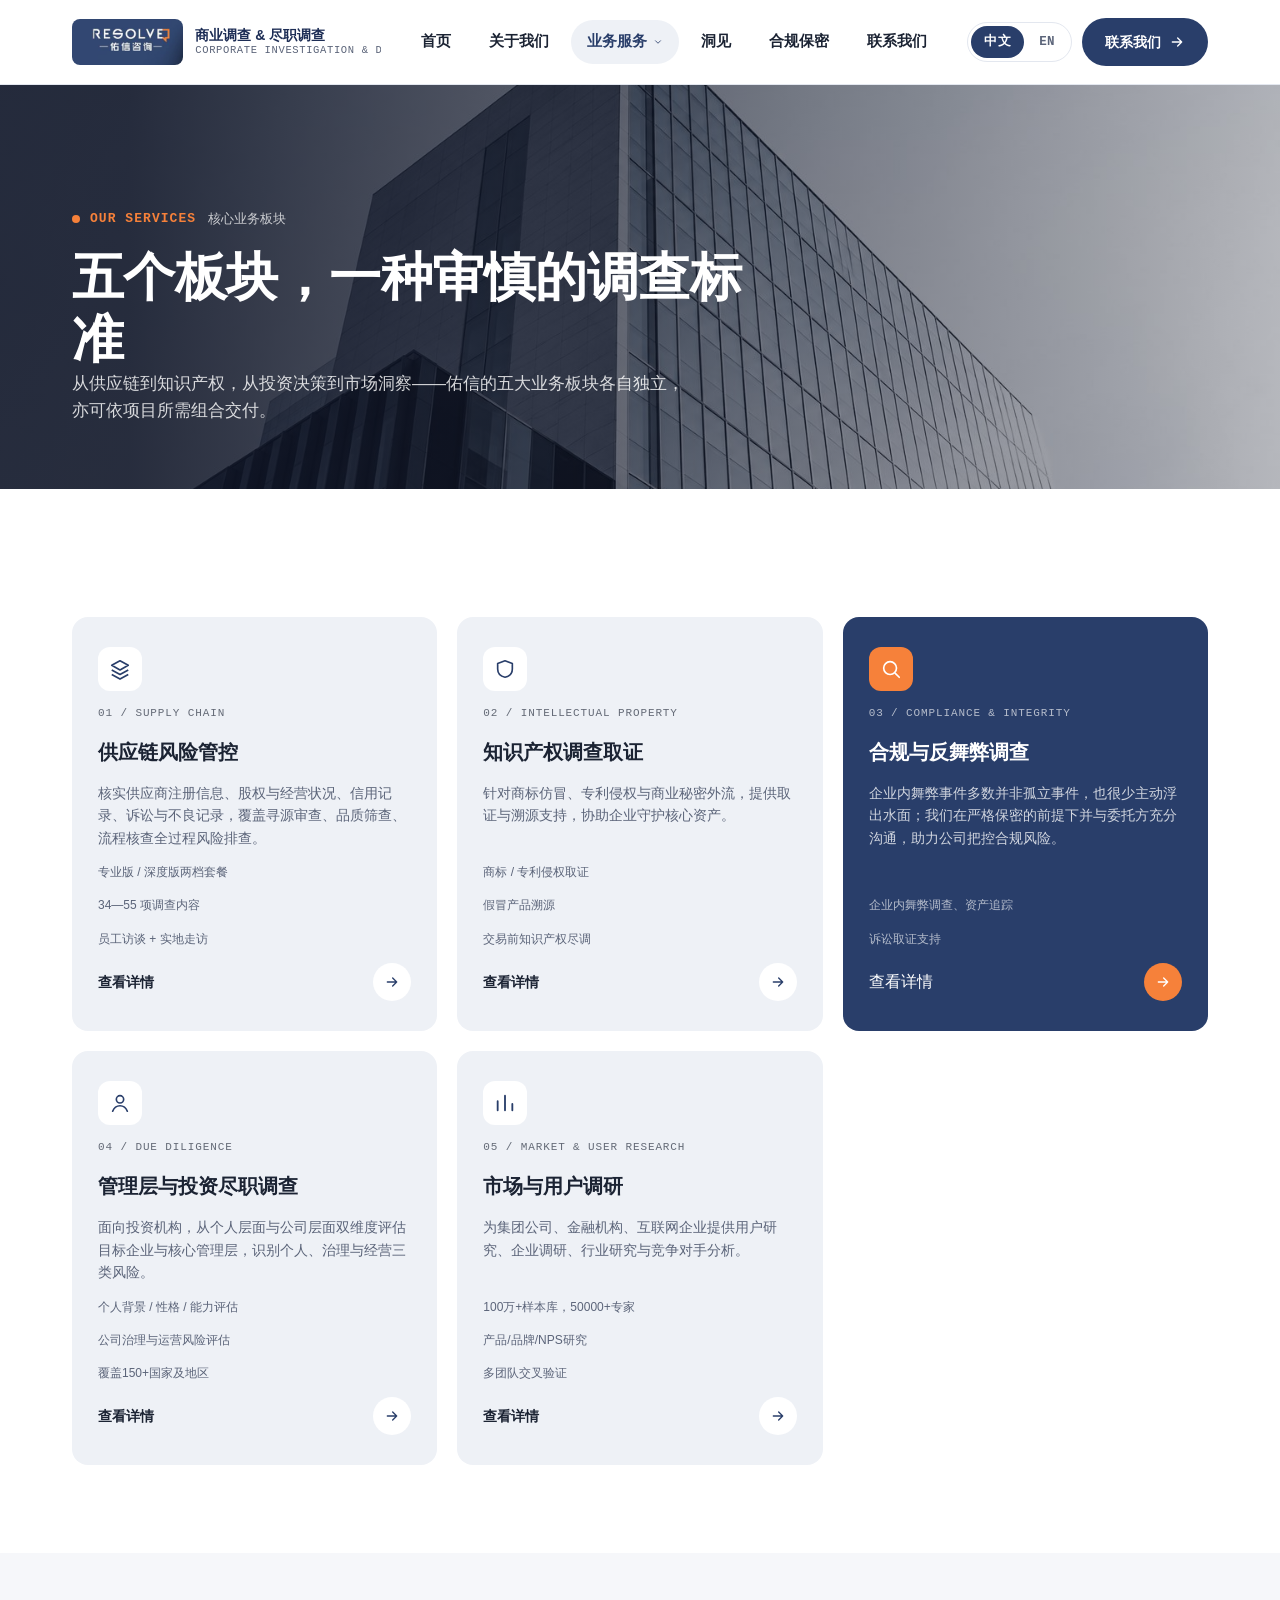
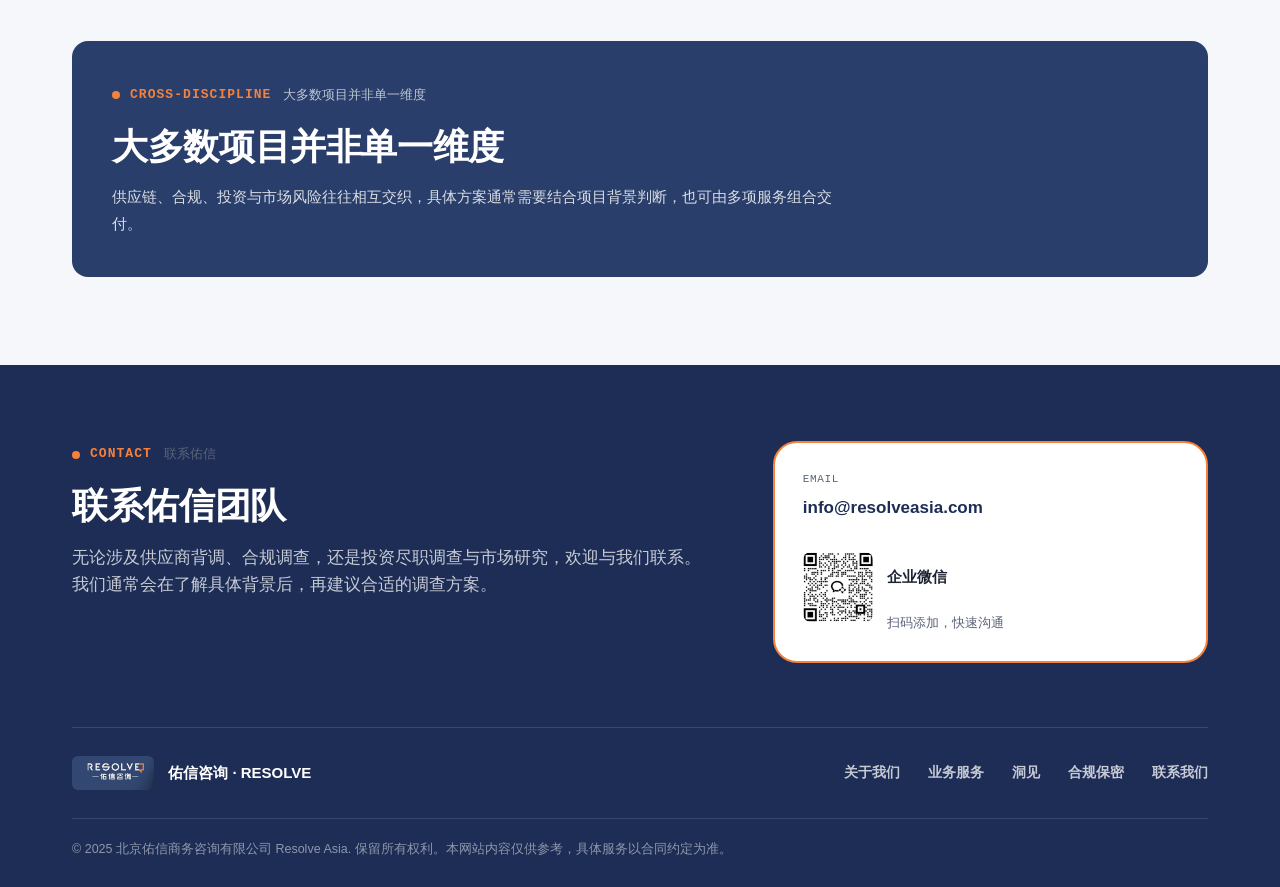
<file: services.html>
<!DOCTYPE html>
<html lang="zh-CN">
<head>
<meta charset="UTF-8">
<meta name="viewport" content="width=device-width, initial-scale=1.0">
<title>业务服务 | 佑信咨询 Resolve Asia</title>
<meta name="title-zh" content="业务服务 | 佑信咨询 Resolve Asia">
<meta name="title-en" content="Services | Resolve Asia">
<meta name="description" content="佑信咨询五大业务板块：供应链风险管控、知识产权调查取证、合规与反舞弊调查、管理层与投资尽职调查、市场与用户调研。">
<meta name="description-en" content="Resolve's five service lines: supply chain risk management, IP investigation, compliance & anti-fraud, management & investment due diligence, and market & user research.">
<link rel="canonical" href="https://resolveasia.com/services.html">
<link rel="alternate" hreflang="zh-CN" href="https://resolveasia.com/services.html">
<link rel="alternate" hreflang="en" href="https://resolveasia.com/services.html?lang=en">
<meta property="og:site_name" content="Resolve Asia 佑信咨询">
<meta property="og:title" content="业务服务 | 佑信咨询">
<meta property="og:description" content="佑信咨询五大业务板块：供应链风险管控、知识产权调查取证、合规与反舞弊调查、管理层与投资尽职调查、市场与用户调研。">
<meta property="og:type" content="website">
<meta property="og:url" content="https://resolveasia.com/services.html">
<meta property="og:image" content="https://resolveasia.com/assets/img/hero-concrete.jpg">
<meta name="twitter:card" content="summary_large_image">
<link rel="icon" type="image/png" href="assets/img/logo.png">
<link rel="stylesheet" href="assets/css/style.css">

</head>
<body>
<header class="site-header">
    <div class="container">
      <a href="index.html" class="brand">
        <img src="assets/img/logo.png" alt="Resolve Asia logo" width="40" height="17">
        <span class="brand-text"><span class="cn">商业调查 & 尽职调查</span><span class="en">CORPORATE INVESTIGATION & DUE DILIGENCE</span></span>
      </a>
      <ul class="main-nav">
        <li><a href="index.html"><span lang-zh>首页</span><span lang-en>Home</span></a></li>
        <li><a href="about.html"><span lang-zh>关于我们</span><span lang-en>About</span></a></li>
        <li class="has-sub">
          <a href="services.html" class="active"><span lang-zh>业务服务</span><span lang-en>Services</span><svg class="chev" viewBox="0 0 24 24" fill="none"><path d="M6 9l6 6 6-6" stroke="currentColor" stroke-width="2" stroke-linecap="round" stroke-linejoin="round"/></svg></a>
          <ul class="submenu"><li><a href="service-supplier.html"><span lang-zh>供应链风险管控</span><span lang-en>Supply Chain Risk Management</span></a></li><li><a href="service-ip.html"><span lang-zh>知识产权调查取证</span><span lang-en>IP Investigation & Evidence Collection</span></a></li><li><a href="service-antifraud.html"><span lang-zh>合规与反舞弊调查</span><span lang-en>Compliance & Anti-Fraud</span></a></li><li><a href="service-duediligence.html"><span lang-zh>管理层与投资尽调</span><span lang-en>Management & Investment DD</span></a></li><li><a href="service-research.html"><span lang-zh>市场与用户调研</span><span lang-en>Market & User Research</span></a></li></ul>
        </li>
        <li><a href="insights.html"><span lang-zh>洞见</span><span lang-en>Insights</span></a></li>
        <li><a href="trust.html"><span lang-zh>合规保密</span><span lang-en>Compliance</span></a></li>
        <li><a href="contact.html"><span lang-zh>联系我们</span><span lang-en>Contact</span></a></li>
      </ul>
      <div class="header-actions">
        <div class="lang-switch">
          <button type="button" data-lang="zh">中文</button>
          <button type="button" data-lang="en">EN</button>
        </div>
        <a href="contact.html" class="btn btn-primary desktop-only"><span lang-zh>联系我们</span><span lang-en>Contact Us</span> <svg viewBox="0 0 24 24" fill="none"><path d="M5 12h14M13 6l6 6-6 6" stroke="currentColor" stroke-width="2" stroke-linecap="round" stroke-linejoin="round"/></svg></a>
        <button class="nav-toggle" aria-label="Menu"><svg viewBox="0 0 24 24" fill="none"><path d="M4 7h16M4 12h16M4 17h16" stroke="currentColor" stroke-width="2" stroke-linecap="round"/></svg></button>
      </div>
    </div>
  </header>

  <section class="page-hero">
    <div class="page-hero-bg"><img src="assets/img/cta-building.jpg" alt="Resolve services"></div>
    <div class="container">
      <span class="eyebrow">OUR SERVICES <span class="zh-sub"><span lang-zh>核心业务板块</span><span lang-en>Core service lines</span></span></span>
      <h1><span lang-zh>五个板块，一种审慎的调查标准</span><span lang-en>Five service lines, one investigative standard</span></h1>
      <p class="lede"><span lang-zh>从供应链到知识产权，从投资决策到市场洞察——佑信的五大业务板块各自独立，亦可依项目所需组合交付。</span><span lang-en>From the supply chain to intellectual property, from investment decisions to market insight — our five service lines stand on their own, or combine as a project requires.</span></p>
    </div>
  </section>

  <section class="section">
    <div class="container">
      <div class="services-grid">
      <article class="svc-card">
        <div class="icon"><svg viewBox="0 0 24 24" fill="none"><path d="M12 3l9 5-9 5-9-5 9-5z" stroke="currentColor" stroke-width="1.8" stroke-linejoin="round"/><path d="M3 13l9 5 9-5" stroke="currentColor" stroke-width="1.8" stroke-linejoin="round"/><path d="M3 18l9 5 9-5" stroke="currentColor" stroke-width="1.8" stroke-linejoin="round"/></svg></div>
        <span class="tag">01 / SUPPLY CHAIN</span>
        <h3><span lang-zh>供应链风险管控</span><span lang-en>Supply Chain Risk Management</span></h3>
        <p><span lang-zh>核实供应商注册信息、股权与经营状况、信用记录、诉讼与不良记录，覆盖寻源审查、品质筛查、流程核查全过程风险排查。</span><span lang-en>Verification of a supplier's registration, ownership, credit and litigation records, with risk screening across sourcing, quality and process review.</span></p>
        <div class="tags-mini"><span lang-zh>专业版 / 深度版两档套餐</span><span lang-en>Professional & In-depth tiers</span></div><div class="tags-mini"><span lang-zh>34—55 项调查内容</span><span lang-en>34–55 checkpoints</span></div><div class="tags-mini"><span lang-zh>员工访谈 + 实地走访</span><span lang-en>Staff interviews + site visits</span></div>
        <div class="foot-row"><a href="service-supplier.html"  style="font-weight:700;font-size:14px;"><span lang-zh>查看详情</span><span lang-en>View details</span></a><a href="service-supplier.html" class="svc-arrow"><svg viewBox="0 0 24 24" fill="none"><path d="M5 12h14M13 6l6 6-6 6" stroke="currentColor" stroke-width="2" stroke-linecap="round" stroke-linejoin="round"/></svg></a></div>
      </article>
      <article class="svc-card">
        <div class="icon"><svg viewBox="0 0 24 24" fill="none"><path d="M12 3l8 3v6c0 5-3.5 8-8 9-4.5-1-8-4-8-9V6l8-3z" stroke="currentColor" stroke-width="1.8" stroke-linejoin="round"/></svg></div>
        <span class="tag">02 / INTELLECTUAL PROPERTY</span>
        <h3><span lang-zh>知识产权调查取证</span><span lang-en>IP Investigation & Evidence Collection</span></h3>
        <p><span lang-zh>针对商标仿冒、专利侵权与商业秘密外流，提供取证与溯源支持，协助企业守护核心资产。</span><span lang-en>Evidence collection and source-tracing support against counterfeiting, patent infringement and trade-secret leaks — protecting what a business has built.</span></p>
        <div class="tags-mini"><span lang-zh>商标 / 专利侵权取证</span><span lang-en>Trademark & patent evidence</span></div><div class="tags-mini"><span lang-zh>假冒产品溯源</span><span lang-en>Counterfeit source-tracing</span></div><div class="tags-mini"><span lang-zh>交易前知识产权尽调</span><span lang-en>Pre-transaction IP due diligence</span></div>
        <div class="foot-row"><a href="service-ip.html"  style="font-weight:700;font-size:14px;"><span lang-zh>查看详情</span><span lang-en>View details</span></a><a href="service-ip.html" class="svc-arrow"><svg viewBox="0 0 24 24" fill="none"><path d="M5 12h14M13 6l6 6-6 6" stroke="currentColor" stroke-width="2" stroke-linecap="round" stroke-linejoin="round"/></svg></a></div>
      </article>
      <article class="svc-card dark">
        <div class="icon"><svg viewBox="0 0 24 24" fill="none"><circle cx="11" cy="11" r="7" stroke="currentColor" stroke-width="1.8"/><path d="M21 21l-4.3-4.3" stroke="currentColor" stroke-width="1.8" stroke-linecap="round"/></svg></div>
        <span class="tag">03 / COMPLIANCE & INTEGRITY</span>
        <h3><span lang-zh>合规与反舞弊调查</span><span lang-en>Compliance & Anti-Fraud Investigation</span></h3>
        <p><span lang-zh>企业内舞弊事件多数并非孤立事件，也很少主动浮出水面；我们在严格保密的前提下并与委托方充分沟通，助力公司把控合规风险。</span><span lang-en>Internal fraud is rarely an isolated incident, and it seldom comes to light on its own. Working under strict confidentiality and close coordination with the client, we help companies get ahead of compliance risk.</span></p>
        <div class="tags-mini"><span lang-zh>企业内舞弊调查、资产追踪</span><span lang-en>Internal fraud investigation, asset tracing</span></div><div class="tags-mini"><span lang-zh>诉讼取证支持</span><span lang-en>Litigation evidence support</span></div>
        <div class="foot-row"><a href="service-antifraud.html" style="color:#fff;" style="font-weight:700;font-size:14px;"><span lang-zh>查看详情</span><span lang-en>View details</span></a><a href="service-antifraud.html" class="svc-arrow"><svg viewBox="0 0 24 24" fill="none"><path d="M5 12h14M13 6l6 6-6 6" stroke="currentColor" stroke-width="2" stroke-linecap="round" stroke-linejoin="round"/></svg></a></div>
      </article>
      <article class="svc-card">
        <div class="icon"><svg viewBox="0 0 24 24" fill="none"><circle cx="12" cy="8" r="4" stroke="currentColor" stroke-width="1.8"/><path d="M4 21c1.5-4 5-6 8-6s6.5 2 8 6" stroke="currentColor" stroke-width="1.8" stroke-linecap="round"/></svg></div>
        <span class="tag">04 / DUE DILIGENCE</span>
        <h3><span lang-zh>管理层与投资尽职调查</span><span lang-en>Management & Investment Due Diligence</span></h3>
        <p><span lang-zh>面向投资机构，从个人层面与公司层面双维度评估目标企业与核心管理层，识别个人、治理与经营三类风险。</span><span lang-en>A dual-lens assessment of key individuals and target companies for investors — covering personal, governance and operating risk.</span></p>
        <div class="tags-mini"><span lang-zh>个人背景 / 性格 / 能力评估</span><span lang-en>Background, character, competency</span></div><div class="tags-mini"><span lang-zh>公司治理与运营风险评估</span><span lang-en>Governance & operating risk</span></div><div class="tags-mini"><span lang-zh>覆盖150+国家及地区</span><span lang-en>150+ countries & regions</span></div>
        <div class="foot-row"><a href="service-duediligence.html"  style="font-weight:700;font-size:14px;"><span lang-zh>查看详情</span><span lang-en>View details</span></a><a href="service-duediligence.html" class="svc-arrow"><svg viewBox="0 0 24 24" fill="none"><path d="M5 12h14M13 6l6 6-6 6" stroke="currentColor" stroke-width="2" stroke-linecap="round" stroke-linejoin="round"/></svg></a></div>
      </article>
      <article class="svc-card">
        <div class="icon"><svg viewBox="0 0 24 24" fill="none"><path d="M4 20V10M12 20V4M20 20v-7" stroke="currentColor" stroke-width="2" stroke-linecap="round"/></svg></div>
        <span class="tag">05 / MARKET & USER RESEARCH</span>
        <h3><span lang-zh>市场与用户调研</span><span lang-en>Market & User Research</span></h3>
        <p><span lang-zh>为集团公司、金融机构、互联网企业提供用户研究、企业调研、行业研究与竞争对手分析。</span><span lang-en>User research, enterprise research, industry research and competitor analysis for corporations, financial institutions and internet companies.</span></p>
        <div class="tags-mini"><span lang-zh>100万+样本库，50000+专家</span><span lang-en>1M+ sample pool, 50,000+ experts</span></div><div class="tags-mini"><span lang-zh>产品/品牌/NPS研究</span><span lang-en>Product, brand & NPS research</span></div><div class="tags-mini"><span lang-zh>多团队交叉验证</span><span lang-en>Cross-team verification</span></div>
        <div class="foot-row"><a href="service-research.html"  style="font-weight:700;font-size:14px;"><span lang-zh>查看详情</span><span lang-en>View details</span></a><a href="service-research.html" class="svc-arrow"><svg viewBox="0 0 24 24" fill="none"><path d="M5 12h14M13 6l6 6-6 6" stroke="currentColor" stroke-width="2" stroke-linecap="round" stroke-linejoin="round"/></svg></a></div>
      </article>
    </div>
    </div>
  </section>

  <section class="section section--soft">
    <div class="container">
      <div class="tile navy" style="padding:40px;">
        <span class="eyebrow" style="color:var(--orange);">CROSS-DISCIPLINE <span class="zh-sub" style="color:rgba(255,255,255,.7);"><span lang-zh>大多数项目并非单一维度</span><span lang-en>Few engagements fit one category</span></span></span>
        <h2 style="color:#fff;margin-bottom:14px;"><span lang-zh>大多数项目并非单一维度</span><span lang-en>Few engagements fit one category</span></h2>
        <p style="color:rgba(255,255,255,.82);font-size:15px;max-width:720px;line-height:1.8;"><span lang-zh>供应链、合规、投资与市场风险往往相互交织，具体方案通常需要结合项目背景判断，也可由多项服务组合交付。</span><span lang-en>Supply-chain, compliance, investment and market risk are rarely isolated. The right approach usually depends on context, and services can be combined accordingly.</span></p>
      </div>
    </div>
  </section>

<section class="contact-section">
    <div class="container">
      <div class="contact-grid">
        <div>
          <span class="eyebrow">CONTACT <span class="zh-sub"><span lang-zh>联系佑信</span><span lang-en>Contact Resolve</span></span></span>
          <h2><span lang-zh>联系佑信团队</span><span lang-en>Contact the Resolve Team</span></h2>
          <p class="lede" style="margin-top:16px;"><span lang-zh>无论涉及供应商背调、合规调查，还是投资尽职调查与市场研究，欢迎与我们联系。我们通常会在了解具体背景后，再建议合适的调查方案。</span><span lang-en>Whether the matter involves a supplier check, a compliance investigation, or investment due diligence, we typically propose an approach only once we understand the specifics.</span></p>
        </div>
        <div class="contact-card">
          <div class="em-label">EMAIL</div>
          <div class="email">info@resolveasia.com</div>
          <div class="qr-row">
            <img src="assets/img/qrcode-wecom.png" alt="WeCom QR code" width="70" height="70">
            <div>
              <h5><span lang-zh>企业微信</span><span lang-en>WeCom</span></h5>
              <p><span lang-zh>扫码添加，快速沟通</span><span lang-en>Scan to connect instantly</span></p>
            </div>
          </div>
        </div>
      </div>
    </div>
  </section>
<footer class="site-footer">
    <div class="container">
      <div class="footer-row">
        <div class="footer-brand">
          <img src="assets/img/logo.png" alt="Resolve Asia">
          <span><span lang-zh>佑信咨询 · RESOLVE</span><span lang-en>RESOLVE · 佑信咨询</span></span>
        </div>
        <nav class="footer-nav">
          <a href="about.html"><span lang-zh>关于我们</span><span lang-en>About</span></a>
          <a href="services.html"><span lang-zh>业务服务</span><span lang-en>Services</span></a>
          <a href="insights.html"><span lang-zh>洞见</span><span lang-en>Insights</span></a>
          <a href="trust.html"><span lang-zh>合规保密</span><span lang-en>Compliance</span></a>
          <a href="contact.html"><span lang-zh>联系我们</span><span lang-en>Contact</span></a>
        </nav>
      </div>
      <div class="footer-bottom"><span lang-zh>© 2025 北京佑信商务咨询有限公司 Resolve Asia. 保留所有权利。本网站内容仅供参考，具体服务以合同约定为准。</span><span lang-en>© 2025 Beijing Resolve Business Consulting Co., Ltd. All rights reserved. This website is for reference only; the scope of services is as set out in the contract.</span></div>
    </div>
  </footer>
<script src="assets/js/main.js"></script>
</body>
</html>
</file>
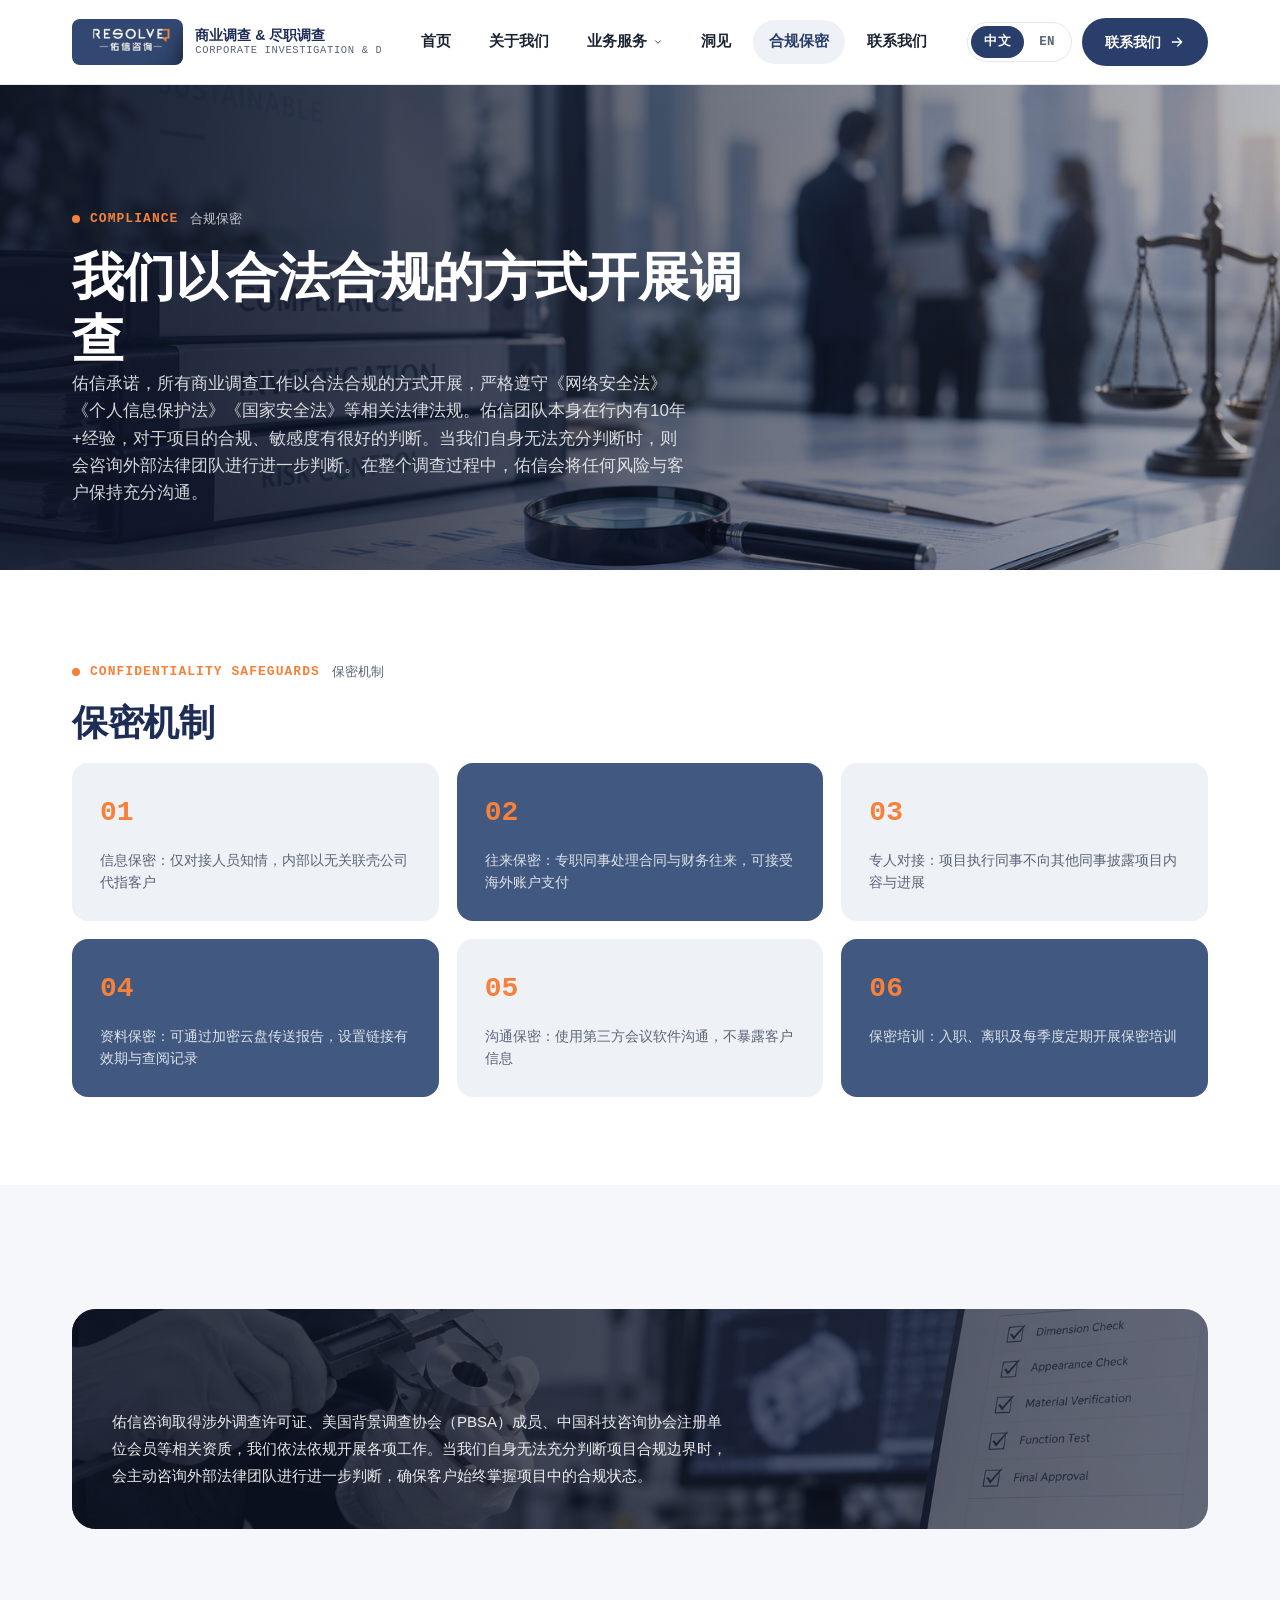
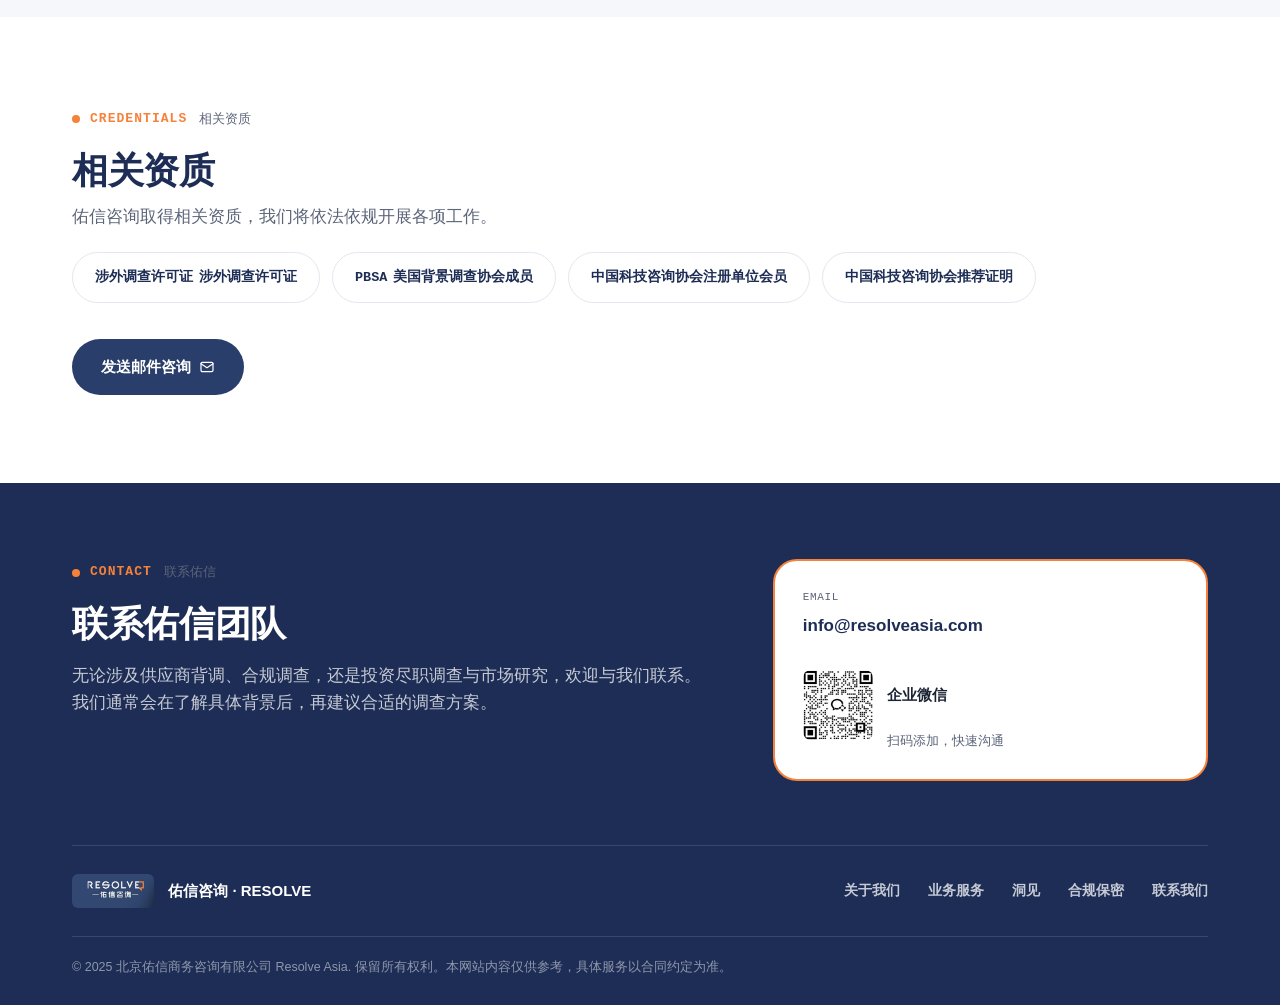
<file: trust.html>
<!DOCTYPE html>
<html lang="zh-CN">
<head>
<meta charset="UTF-8">
<meta name="viewport" content="width=device-width, initial-scale=1.0">
<title>合规保密 | 佑信咨询 Resolve Asia</title>
<meta name="title-zh" content="合规保密 | 佑信咨询 Resolve Asia">
<meta name="title-en" content="Compliance & Confidentiality | Resolve Asia">
<meta name="description" content="佑信承诺所有商业调查工作以合法合规的方式开展，严格遵守相关法律法规，并通过多重保密机制保护客户信息。">
<meta name="description-en" content="Resolve conducts every investigation lawfully, in strict compliance with China's relevant laws, backed by multiple confidentiality safeguards.">
<link rel="canonical" href="https://resolveasia.com/trust.html">
<link rel="alternate" hreflang="zh-CN" href="https://resolveasia.com/trust.html">
<link rel="alternate" hreflang="en" href="https://resolveasia.com/trust.html?lang=en">
<meta property="og:site_name" content="Resolve Asia 佑信咨询">
<meta property="og:title" content="合规保密 | 佑信咨询">
<meta property="og:description" content="佑信承诺所有商业调查工作以合法合规的方式开展，严格遵守相关法律法规，并通过多重保密机制保护客户信息。">
<meta property="og:type" content="website">
<meta property="og:url" content="https://resolveasia.com/trust.html">
<meta property="og:image" content="https://resolveasia.com/assets/img/hero-concrete.jpg">
<meta name="twitter:card" content="summary_large_image">
<link rel="icon" type="image/png" href="assets/img/logo.png">
<link rel="stylesheet" href="assets/css/style.css">

</head>
<body>
<header class="site-header">
    <div class="container">
      <a href="index.html" class="brand">
        <img src="assets/img/logo.png" alt="Resolve Asia logo" width="40" height="17">
        <span class="brand-text"><span class="cn">商业调查 & 尽职调查</span><span class="en">CORPORATE INVESTIGATION & DUE DILIGENCE</span></span>
      </a>
      <ul class="main-nav">
        <li><a href="index.html"><span lang-zh>首页</span><span lang-en>Home</span></a></li>
        <li><a href="about.html"><span lang-zh>关于我们</span><span lang-en>About</span></a></li>
        <li class="has-sub">
          <a href="services.html"><span lang-zh>业务服务</span><span lang-en>Services</span><svg class="chev" viewBox="0 0 24 24" fill="none"><path d="M6 9l6 6 6-6" stroke="currentColor" stroke-width="2" stroke-linecap="round" stroke-linejoin="round"/></svg></a>
          <ul class="submenu"><li><a href="service-supplier.html"><span lang-zh>供应链风险管控</span><span lang-en>Supply Chain Risk Management</span></a></li><li><a href="service-ip.html"><span lang-zh>知识产权调查取证</span><span lang-en>IP Investigation & Evidence Collection</span></a></li><li><a href="service-antifraud.html"><span lang-zh>合规与反舞弊调查</span><span lang-en>Compliance & Anti-Fraud</span></a></li><li><a href="service-duediligence.html"><span lang-zh>管理层与投资尽调</span><span lang-en>Management & Investment DD</span></a></li><li><a href="service-research.html"><span lang-zh>市场与用户调研</span><span lang-en>Market & User Research</span></a></li></ul>
        </li>
        <li><a href="insights.html"><span lang-zh>洞见</span><span lang-en>Insights</span></a></li>
        <li><a href="trust.html" class="active"><span lang-zh>合规保密</span><span lang-en>Compliance</span></a></li>
        <li><a href="contact.html"><span lang-zh>联系我们</span><span lang-en>Contact</span></a></li>
      </ul>
      <div class="header-actions">
        <div class="lang-switch">
          <button type="button" data-lang="zh">中文</button>
          <button type="button" data-lang="en">EN</button>
        </div>
        <a href="contact.html" class="btn btn-primary desktop-only"><span lang-zh>联系我们</span><span lang-en>Contact Us</span> <svg viewBox="0 0 24 24" fill="none"><path d="M5 12h14M13 6l6 6-6 6" stroke="currentColor" stroke-width="2" stroke-linecap="round" stroke-linejoin="round"/></svg></a>
        <button class="nav-toggle" aria-label="Menu"><svg viewBox="0 0 24 24" fill="none"><path d="M4 7h16M4 12h16M4 17h16" stroke="currentColor" stroke-width="2" stroke-linecap="round"/></svg></button>
      </div>
    </div>
  </header>

  <section class="page-hero">
    <div class="page-hero-bg"><img src="assets/img/compliance-desk.jpg" alt="Compliance and confidentiality"></div>
    <div class="container">
      <span class="eyebrow">COMPLIANCE <span class="zh-sub"><span lang-zh>合规保密</span><span lang-en>Compliance</span></span></span>
      <h1><span lang-zh>我们以合法合规的方式开展调查</span><span lang-en>We conduct every investigation lawfully</span></h1>
      <p class="lede"><span lang-zh>佑信承诺，所有商业调查工作以合法合规的方式开展，严格遵守《网络安全法》《个人信息保护法》《国家安全法》等相关法律法规。佑信团队本身在行内有10年+经验，对于项目的合规、敏感度有很好的判断。当我们自身无法充分判断时，则会咨询外部法律团队进行进一步判断。在整个调查过程中，佑信会将任何风险与客户保持充分沟通。</span><span lang-en>Resolve is committed to conducting every investigation lawfully, in strict compliance with China's Cybersecurity Law, Personal Information Protection Law and National Security Law. With more than a decade in the field, our team has sound judgment on where the compliance lines sit — and we bring in outside legal counsel whenever a situation calls for it, keeping clients informed of any risk along the way.</span></p>
    </div>
  </section>

  <section class="section">
    <div class="container">
      <span class="eyebrow">CONFIDENTIALITY SAFEGUARDS <span class="zh-sub"><span lang-zh>保密机制</span><span lang-en>Confidentiality safeguards</span></span></span>
      <h2><span lang-zh>保密机制</span><span lang-en>Confidentiality safeguards</span></h2>
      <div class="conf-grid"><div class="conf-card">
        <div class="conf-num">01</div>
        <p><span lang-zh>信息保密：仅对接人员知情，内部以无关联壳公司代指客户</span><span lang-en>Information confidentiality: only your point of contact is briefed; internally, each client is referred to by the name of an unrelated shell company</span></p>
      </div><div class="conf-card alt">
        <div class="conf-num">02</div>
        <p><span lang-zh>往来保密：专职同事处理合同与财务往来，可接受海外账户支付</span><span lang-en>Transaction confidentiality: dedicated staff handle contracts and payments; overseas account payment accepted</span></p>
      </div><div class="conf-card">
        <div class="conf-num">03</div>
        <p><span lang-zh>专人对接：项目执行同事不向其他同事披露项目内容与进展</span><span lang-en>Dedicated handling: project staff don't disclose details to colleagues outside the project</span></p>
      </div><div class="conf-card alt">
        <div class="conf-num">04</div>
        <p><span lang-zh>资料保密：可通过加密云盘传送报告，设置链接有效期与查阅记录</span><span lang-en>Document confidentiality: reports delivered via encrypted cloud storage, with link expiry dates and access logs</span></p>
      </div><div class="conf-card">
        <div class="conf-num">05</div>
        <p><span lang-zh>沟通保密：使用第三方会议软件沟通，不暴露客户信息</span><span lang-en>Communication confidentiality: third-party conferencing tools that do not expose client identity</span></p>
      </div><div class="conf-card alt">
        <div class="conf-num">06</div>
        <p><span lang-zh>保密培训：入职、离职及每季度定期开展保密培训</span><span lang-en>Confidentiality training: at onboarding, offboarding, and every quarter</span></p>
      </div></div>
    </div>
  </section>

  <section class="section section--soft">
    <div class="container">
      <div class="legal-banner">
        <img src="assets/img/quality-control.jpg" alt="Legal compliance">
        <div class="ov">
          <div></div>
          <p><span lang-zh>佑信咨询取得涉外调查许可证、美国背景调查协会（PBSA）成员、中国科技咨询协会注册单位会员等相关资质，我们依法依规开展各项工作。当我们自身无法充分判断项目合规边界时，会主动咨询外部法律团队进行进一步判断，确保客户始终掌握项目中的合规状态。</span><span lang-en>Resolve holds a Foreign-Related Investigation License, is a member of PBSA, and is a registered member of CATCC — and we operate strictly within the law. Where a compliance boundary is unclear, we bring in outside legal counsel before proceeding, keeping clients informed at every step.</span></p>
        </div>
      </div>
    </div>
  </section>

  <section class="section">
    <div class="container">
      <span class="eyebrow">CREDENTIALS <span class="zh-sub"><span lang-zh>相关资质</span><span lang-en>Credentials</span></span></span>
      <h2><span lang-zh>相关资质</span><span lang-en>Credentials</span></h2>
      <p class="lede" style="margin-top:10px;"><span lang-zh>佑信咨询取得相关资质，我们将依法依规开展各项工作。</span><span lang-en>Resolve holds the following credentials and operates strictly within their scope.</span></p>
      <div class="credential-row">
        <span class="cred-chip"><b>涉外调查许可证</b><span lang-zh>涉外调查许可证</span><span lang-en>Foreign-Related Investigation License</span></span>
        <span class="cred-chip"><b>PBSA</b><span lang-zh>美国背景调查协会成员</span><span lang-en>Member</span></span>
        <span class="cred-chip"><span lang-zh>中国科技咨询协会注册单位会员</span><span lang-en>CATCC Registered Member</span></span>
        <span class="cred-chip"><span lang-zh>中国科技咨询协会推荐证明</span><span lang-en>CATCC Recommendation</span></span>
      </div>
      <div style="margin-top:36px;">
        <a href="contact.html" class="btn btn-primary"><span lang-zh>发送邮件咨询</span><span lang-en>Email us</span> <svg viewBox="0 0 24 24" fill="none"><rect x="3" y="5" width="18" height="14" rx="2" stroke="currentColor" stroke-width="1.8"/><path d="M3 7l9 6 9-6" stroke="currentColor" stroke-width="1.8" stroke-linecap="round" stroke-linejoin="round"/></svg></a>
      </div>
    </div>
  </section>

<section class="contact-section">
    <div class="container">
      <div class="contact-grid">
        <div>
          <span class="eyebrow">CONTACT <span class="zh-sub"><span lang-zh>联系佑信</span><span lang-en>Contact Resolve</span></span></span>
          <h2><span lang-zh>联系佑信团队</span><span lang-en>Contact the Resolve Team</span></h2>
          <p class="lede" style="margin-top:16px;"><span lang-zh>无论涉及供应商背调、合规调查，还是投资尽职调查与市场研究，欢迎与我们联系。我们通常会在了解具体背景后，再建议合适的调查方案。</span><span lang-en>Whether the matter involves a supplier check, a compliance investigation, or investment due diligence, we typically propose an approach only once we understand the specifics.</span></p>
        </div>
        <div class="contact-card">
          <div class="em-label">EMAIL</div>
          <div class="email">info@resolveasia.com</div>
          <div class="qr-row">
            <img src="assets/img/qrcode-wecom.png" alt="WeCom QR code" width="70" height="70">
            <div>
              <h5><span lang-zh>企业微信</span><span lang-en>WeCom</span></h5>
              <p><span lang-zh>扫码添加，快速沟通</span><span lang-en>Scan to connect instantly</span></p>
            </div>
          </div>
        </div>
      </div>
    </div>
  </section>
<footer class="site-footer">
    <div class="container">
      <div class="footer-row">
        <div class="footer-brand">
          <img src="assets/img/logo.png" alt="Resolve Asia">
          <span><span lang-zh>佑信咨询 · RESOLVE</span><span lang-en>RESOLVE · 佑信咨询</span></span>
        </div>
        <nav class="footer-nav">
          <a href="about.html"><span lang-zh>关于我们</span><span lang-en>About</span></a>
          <a href="services.html"><span lang-zh>业务服务</span><span lang-en>Services</span></a>
          <a href="insights.html"><span lang-zh>洞见</span><span lang-en>Insights</span></a>
          <a href="trust.html"><span lang-zh>合规保密</span><span lang-en>Compliance</span></a>
          <a href="contact.html"><span lang-zh>联系我们</span><span lang-en>Contact</span></a>
        </nav>
      </div>
      <div class="footer-bottom"><span lang-zh>© 2025 北京佑信商务咨询有限公司 Resolve Asia. 保留所有权利。本网站内容仅供参考，具体服务以合同约定为准。</span><span lang-en>© 2025 Beijing Resolve Business Consulting Co., Ltd. All rights reserved. This website is for reference only; the scope of services is as set out in the contract.</span></div>
    </div>
  </footer>
<script src="assets/js/main.js"></script>
</body>
</html>
</file>
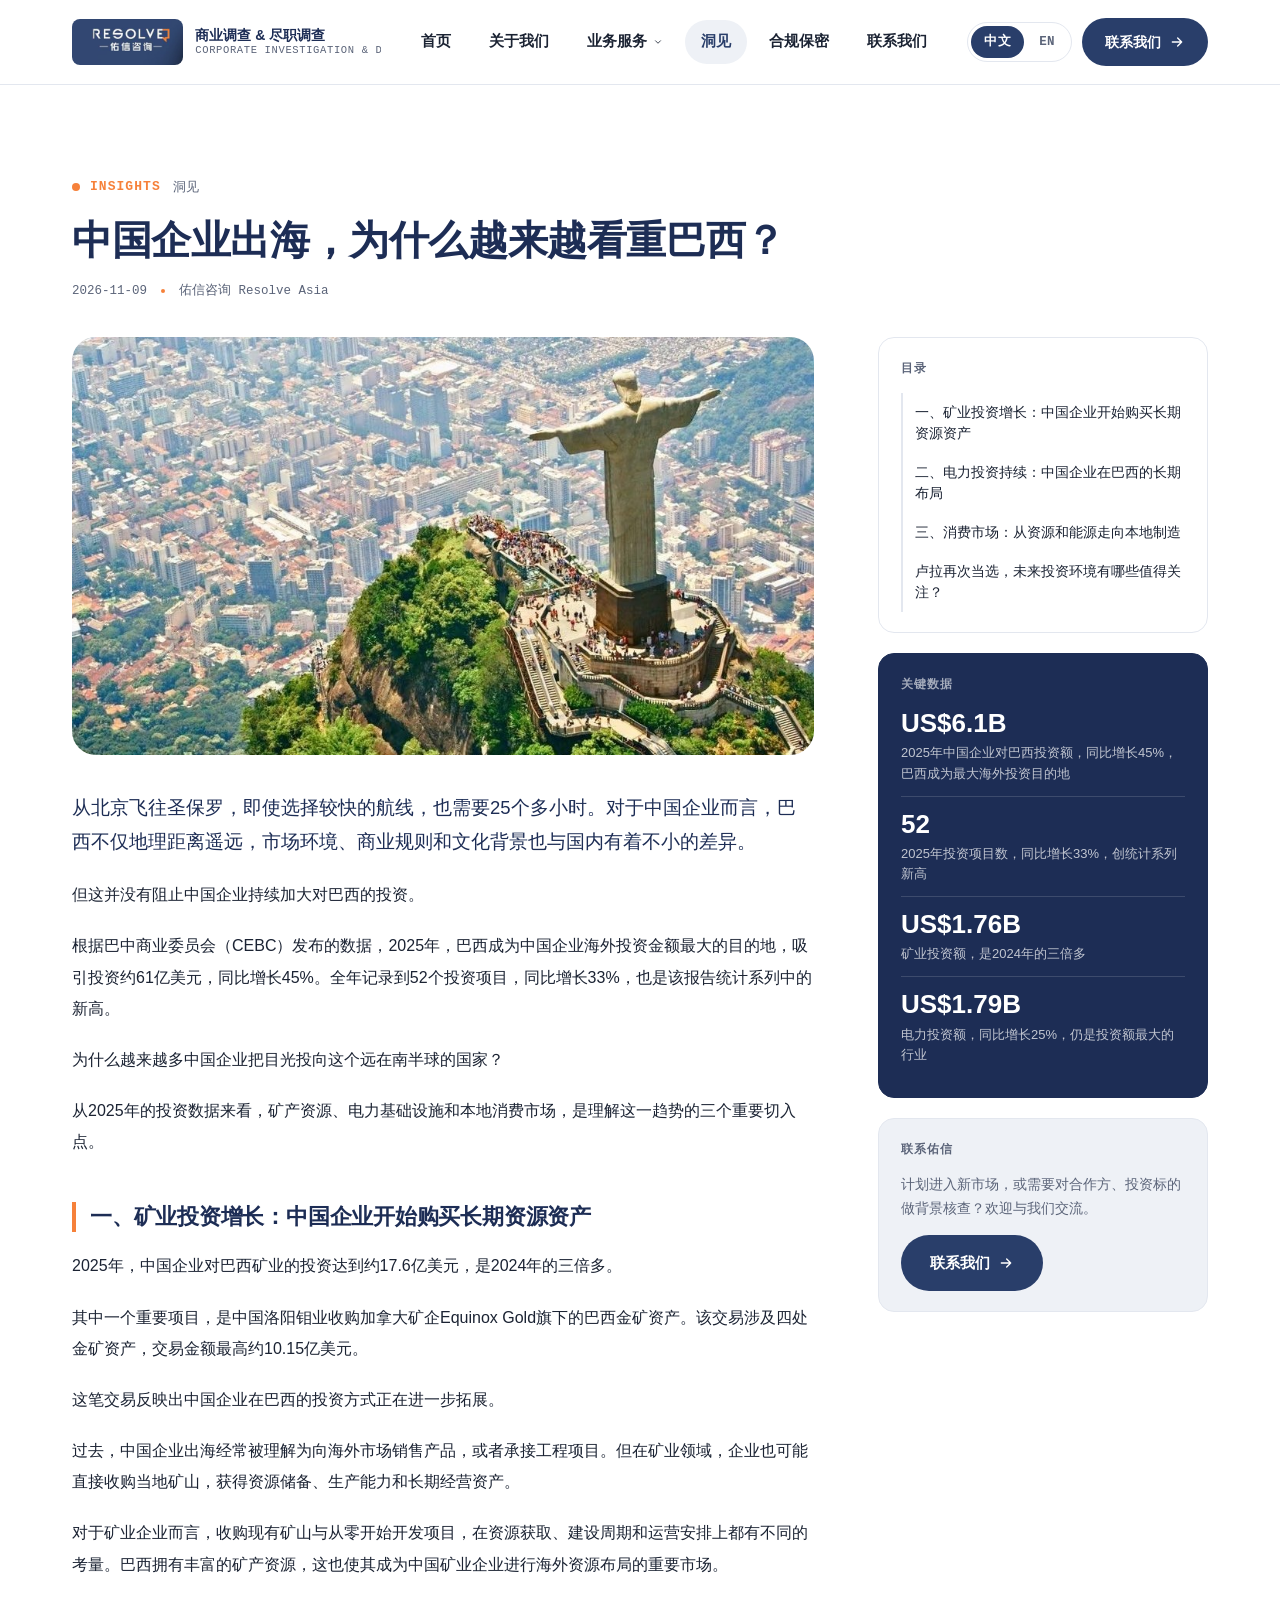
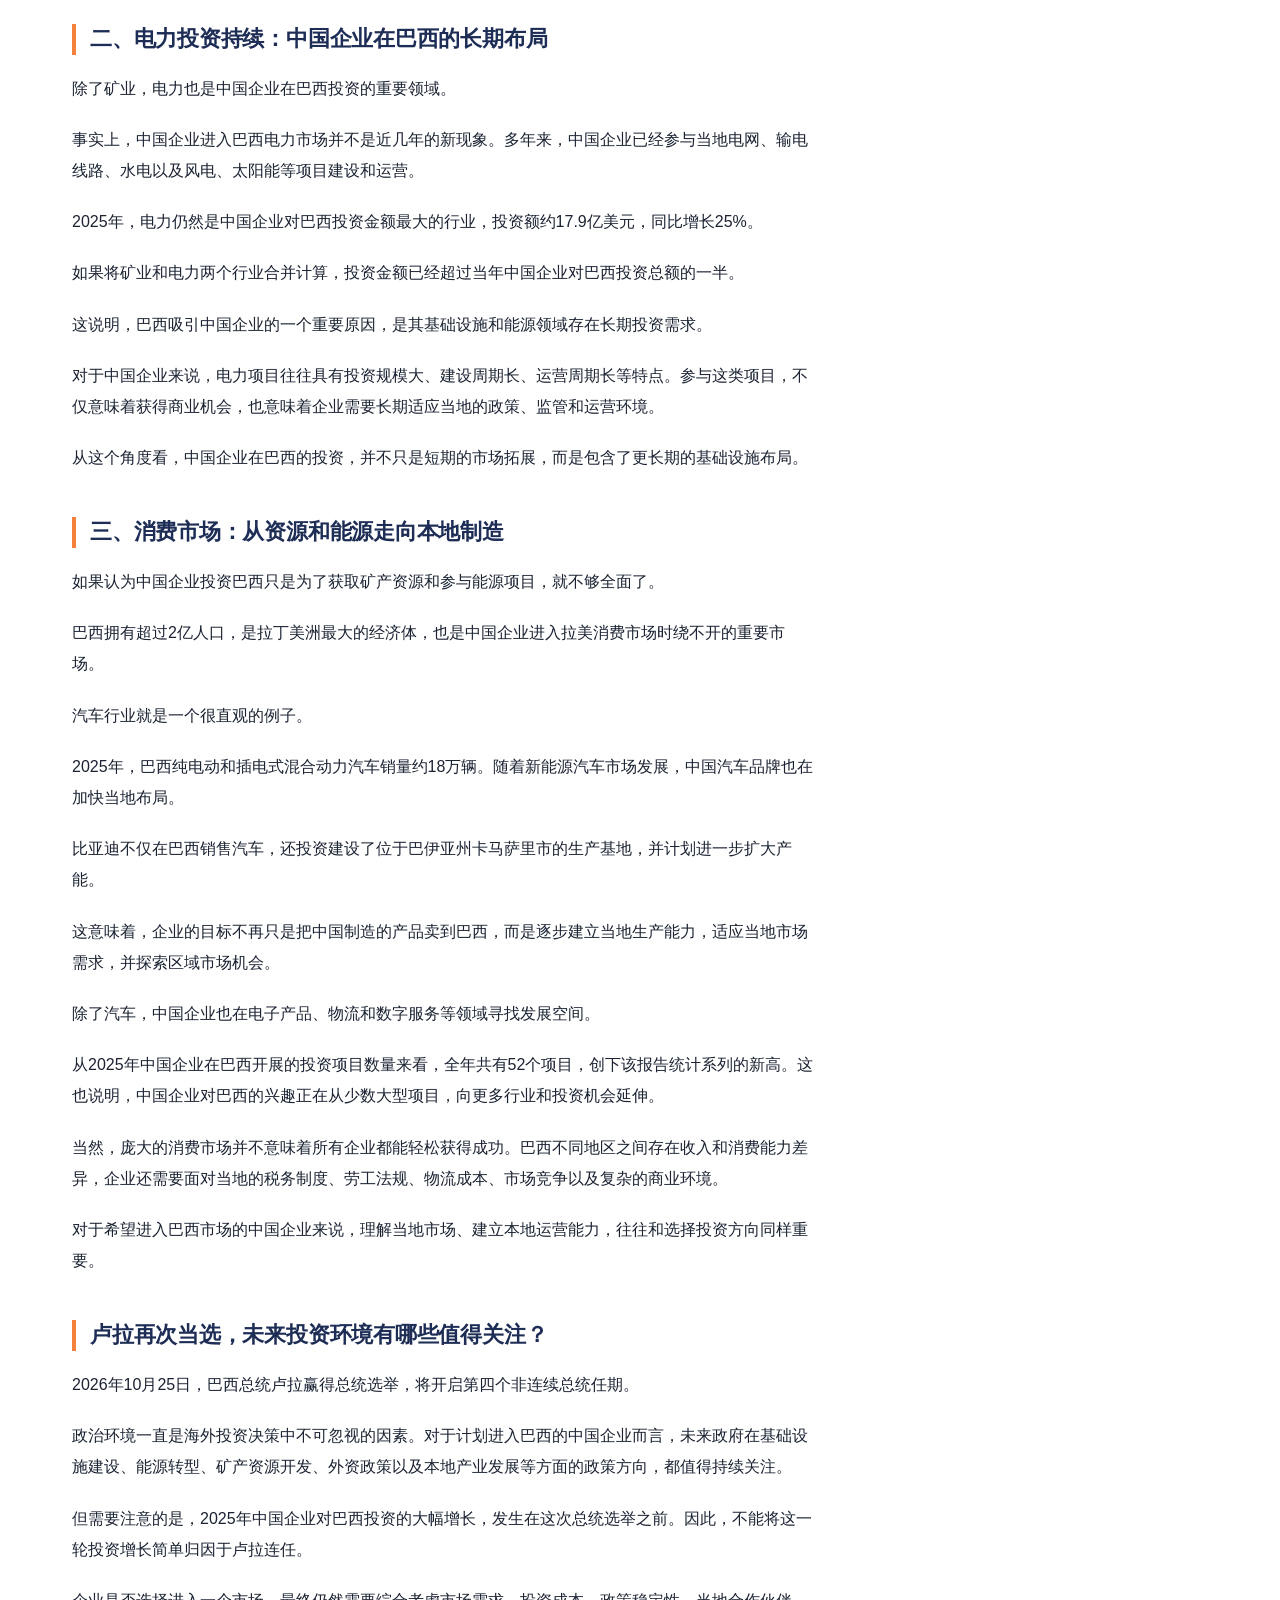
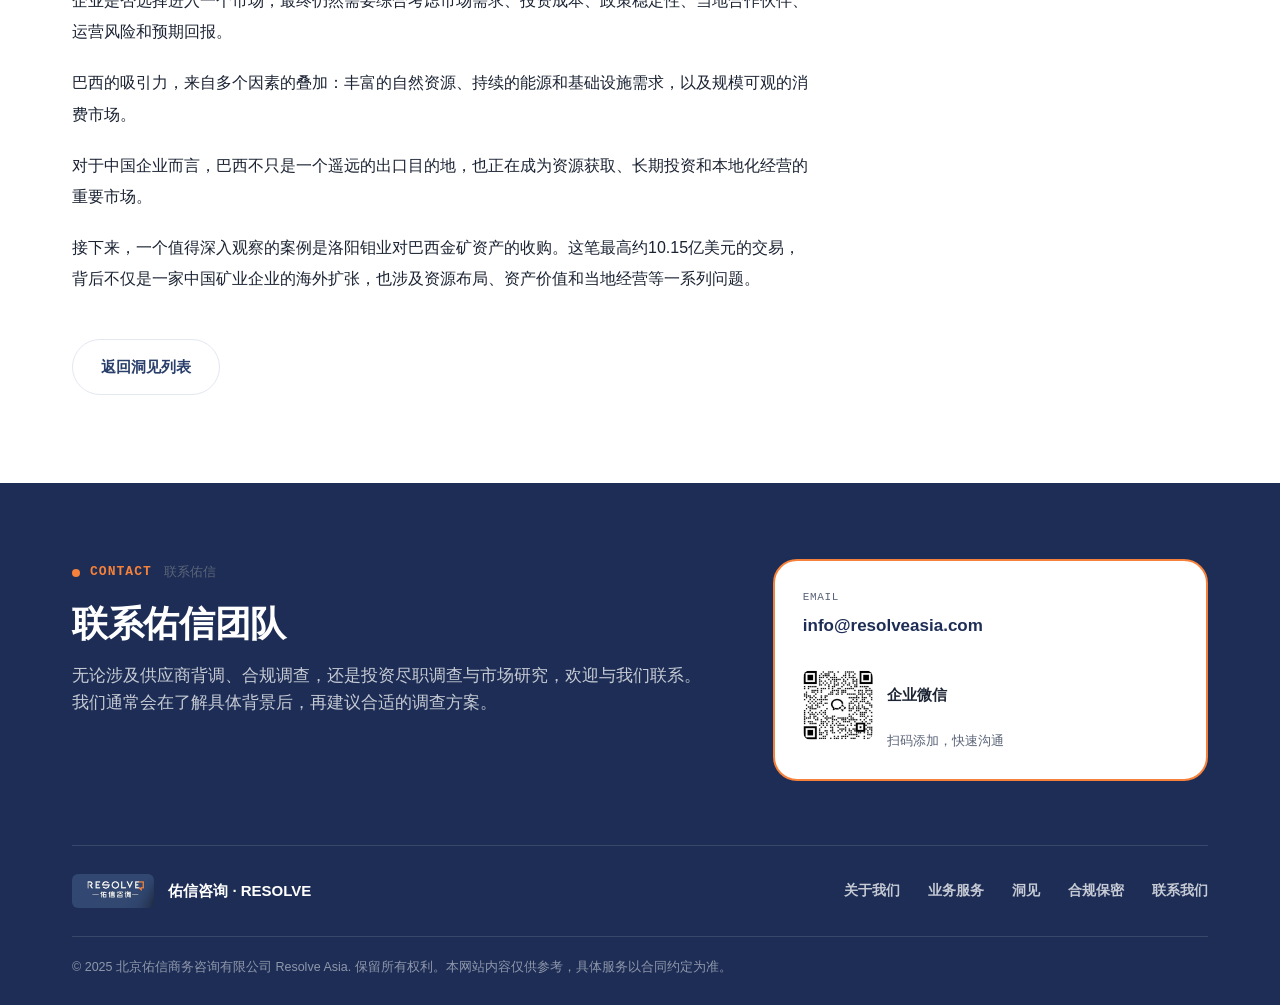
<file: insights/china-outbound-brazil.html>
<!DOCTYPE html>
<html lang="zh-CN">
<head>
<meta charset="UTF-8">
<meta name="viewport" content="width=device-width, initial-scale=1.0">
<title>中国企业出海，为什么越来越看重巴西？ | 佑信咨询 Resolve Asia</title>
<meta name="title-zh" content="中国企业出海，为什么越来越看重巴西？ | 佑信咨询 Resolve Asia">
<meta name="title-en" content="Why Are Chinese Companies Increasingly Betting on Brazil? | Resolve Asia">
<meta name="description" content="2025年，巴西成为中国企业海外投资金额最大的目的地，约61亿美元，同比增长45%。矿业、电力与本地消费市场，是理解这一趋势的三个切入点。">
<meta name="description-en" content="In 2025 Brazil became the top destination for Chinese overseas investment, drawing about US$6.1 billion, up 45% year on year. Mining, power and the local consumer market are three ways into the trend.">
<link rel="canonical" href="https://resolveasia.com/insights/china-outbound-brazil.html">
<link rel="alternate" hreflang="zh-CN" href="https://resolveasia.com/insights/china-outbound-brazil.html">
<link rel="alternate" hreflang="en" href="https://resolveasia.com/insights/china-outbound-brazil.html?lang=en">
<meta property="og:site_name" content="Resolve Asia 佑信咨询">
<meta property="og:title" content="中国企业出海，为什么越来越看重巴西？ | 佑信咨询">
<meta property="og:description" content="2025年，巴西成为中国企业海外投资金额最大的目的地，约61亿美元，同比增长45%。矿业、电力与本地消费市场，是理解这一趋势的三个切入点。">
<meta property="og:type" content="website">
<meta property="og:url" content="https://resolveasia.com/insights/china-outbound-brazil.html">
<meta property="og:image" content="https://resolveasia.com/assets/img/hero-concrete.jpg">
<meta name="twitter:card" content="summary_large_image">
<link rel="icon" type="image/png" href="../assets/img/logo.png">
<link rel="stylesheet" href="../assets/css/style.css">

</head>
<body>
<header class="site-header">
    <div class="container">
      <a href="../index.html" class="brand">
        <img src="../assets/img/logo.png" alt="Resolve Asia logo" width="40" height="17">
        <span class="brand-text"><span class="cn">商业调查 & 尽职调查</span><span class="en">CORPORATE INVESTIGATION & DUE DILIGENCE</span></span>
      </a>
      <ul class="main-nav">
        <li><a href="../index.html"><span lang-zh>首页</span><span lang-en>Home</span></a></li>
        <li><a href="../about.html"><span lang-zh>关于我们</span><span lang-en>About</span></a></li>
        <li class="has-sub">
          <a href="../services.html"><span lang-zh>业务服务</span><span lang-en>Services</span><svg class="chev" viewBox="0 0 24 24" fill="none"><path d="M6 9l6 6 6-6" stroke="currentColor" stroke-width="2" stroke-linecap="round" stroke-linejoin="round"/></svg></a>
          <ul class="submenu"><li><a href="../service-supplier.html"><span lang-zh>供应链风险管控</span><span lang-en>Supply Chain Risk Management</span></a></li><li><a href="../service-ip.html"><span lang-zh>知识产权调查取证</span><span lang-en>IP Investigation & Evidence Collection</span></a></li><li><a href="../service-antifraud.html"><span lang-zh>合规与反舞弊调查</span><span lang-en>Compliance & Anti-Fraud</span></a></li><li><a href="../service-duediligence.html"><span lang-zh>管理层与投资尽调</span><span lang-en>Management & Investment DD</span></a></li><li><a href="../service-research.html"><span lang-zh>市场与用户调研</span><span lang-en>Market & User Research</span></a></li></ul>
        </li>
        <li><a href="../insights.html" class="active"><span lang-zh>洞见</span><span lang-en>Insights</span></a></li>
        <li><a href="../trust.html"><span lang-zh>合规保密</span><span lang-en>Compliance</span></a></li>
        <li><a href="../contact.html"><span lang-zh>联系我们</span><span lang-en>Contact</span></a></li>
      </ul>
      <div class="header-actions">
        <div class="lang-switch">
          <button type="button" data-lang="zh">中文</button>
          <button type="button" data-lang="en">EN</button>
        </div>
        <a href="../contact.html" class="btn btn-primary desktop-only"><span lang-zh>联系我们</span><span lang-en>Contact Us</span> <svg viewBox="0 0 24 24" fill="none"><path d="M5 12h14M13 6l6 6-6 6" stroke="currentColor" stroke-width="2" stroke-linecap="round" stroke-linejoin="round"/></svg></a>
        <button class="nav-toggle" aria-label="Menu"><svg viewBox="0 0 24 24" fill="none"><path d="M4 7h16M4 12h16M4 17h16" stroke="currentColor" stroke-width="2" stroke-linecap="round"/></svg></button>
      </div>
    </div>
  </header>

  <section class="section insight-article">
    <div class="container">
      <span class="eyebrow">INSIGHTS <span class="zh-sub">洞见</span></span>
      <h1><span lang-zh>中国企业出海，为什么越来越看重巴西？</span><span lang-en>Why Are Chinese Companies Increasingly Betting on Brazil?</span></h1>
      <div class="insight-meta"><span>2026-11-09</span><i class="dot"></i><span>佑信咨询 Resolve Asia</span></div>
      <div class="insight-layout">
        <div class="insight-main">
          <div class="insight-cover"><img src="../assets/img/insight-brazil.jpg" alt="Why Are Chinese Companies Increasingly Betting on Brazil?"></div>
          <div class="insight-body">
            <div class="blk" lang-zh><p>从北京飞往圣保罗，即使选择较快的航线，也需要25个多小时。对于中国企业而言，巴西不仅地理距离遥远，市场环境、商业规则和文化背景也与国内有着不小的差异。</p><p>但这并没有阻止中国企业持续加大对巴西的投资。</p><p>根据巴中商业委员会（CEBC）发布的数据，2025年，巴西成为中国企业海外投资金额最大的目的地，吸引投资约61亿美元，同比增长45%。全年记录到52个投资项目，同比增长33%，也是该报告统计系列中的新高。</p><p>为什么越来越多中国企业把目光投向这个远在南半球的国家？</p><p>从2025年的投资数据来看，矿产资源、电力基础设施和本地消费市场，是理解这一趋势的三个重要切入点。</p><h2 id="zh-s1">一、矿业投资增长：中国企业开始购买长期资源资产</h2><p>2025年，中国企业对巴西矿业的投资达到约17.6亿美元，是2024年的三倍多。</p><p>其中一个重要项目，是中国洛阳钼业收购加拿大矿企Equinox Gold旗下的巴西金矿资产。该交易涉及四处金矿资产，交易金额最高约10.15亿美元。</p><p>这笔交易反映出中国企业在巴西的投资方式正在进一步拓展。</p><p>过去，中国企业出海经常被理解为向海外市场销售产品，或者承接工程项目。但在矿业领域，企业也可能直接收购当地矿山，获得资源储备、生产能力和长期经营资产。</p><p>对于矿业企业而言，收购现有矿山与从零开始开发项目，在资源获取、建设周期和运营安排上都有不同的考量。巴西拥有丰富的矿产资源，这也使其成为中国矿业企业进行海外资源布局的重要市场。</p><h2 id="zh-s2">二、电力投资持续：中国企业在巴西的长期布局</h2><p>除了矿业，电力也是中国企业在巴西投资的重要领域。</p><p>事实上，中国企业进入巴西电力市场并不是近几年的新现象。多年来，中国企业已经参与当地电网、输电线路、水电以及风电、太阳能等项目建设和运营。</p><p>2025年，电力仍然是中国企业对巴西投资金额最大的行业，投资额约17.9亿美元，同比增长25%。</p><p>如果将矿业和电力两个行业合并计算，投资金额已经超过当年中国企业对巴西投资总额的一半。</p><p>这说明，巴西吸引中国企业的一个重要原因，是其基础设施和能源领域存在长期投资需求。</p><p>对于中国企业来说，电力项目往往具有投资规模大、建设周期长、运营周期长等特点。参与这类项目，不仅意味着获得商业机会，也意味着企业需要长期适应当地的政策、监管和运营环境。</p><p>从这个角度看，中国企业在巴西的投资，并不只是短期的市场拓展，而是包含了更长期的基础设施布局。</p><h2 id="zh-s3">三、消费市场：从资源和能源走向本地制造</h2><p>如果认为中国企业投资巴西只是为了获取矿产资源和参与能源项目，就不够全面了。</p><p>巴西拥有超过2亿人口，是拉丁美洲最大的经济体，也是中国企业进入拉美消费市场时绕不开的重要市场。</p><p>汽车行业就是一个很直观的例子。</p><p>2025年，巴西纯电动和插电式混合动力汽车销量约18万辆。随着新能源汽车市场发展，中国汽车品牌也在加快当地布局。</p><p>比亚迪不仅在巴西销售汽车，还投资建设了位于巴伊亚州卡马萨里市的生产基地，并计划进一步扩大产能。</p><p>这意味着，企业的目标不再只是把中国制造的产品卖到巴西，而是逐步建立当地生产能力，适应当地市场需求，并探索区域市场机会。</p><p>除了汽车，中国企业也在电子产品、物流和数字服务等领域寻找发展空间。</p><p>从2025年中国企业在巴西开展的投资项目数量来看，全年共有52个项目，创下该报告统计系列的新高。这也说明，中国企业对巴西的兴趣正在从少数大型项目，向更多行业和投资机会延伸。</p><p>当然，庞大的消费市场并不意味着所有企业都能轻松获得成功。巴西不同地区之间存在收入和消费能力差异，企业还需要面对当地的税务制度、劳工法规、物流成本、市场竞争以及复杂的商业环境。</p><p>对于希望进入巴西市场的中国企业来说，理解当地市场、建立本地运营能力，往往和选择投资方向同样重要。</p><h2 id="zh-s4">卢拉再次当选，未来投资环境有哪些值得关注？</h2><p>2026年10月25日，巴西总统卢拉赢得总统选举，将开启第四个非连续总统任期。</p><p>政治环境一直是海外投资决策中不可忽视的因素。对于计划进入巴西的中国企业而言，未来政府在基础设施建设、能源转型、矿产资源开发、外资政策以及本地产业发展等方面的政策方向，都值得持续关注。</p><p>但需要注意的是，2025年中国企业对巴西投资的大幅增长，发生在这次总统选举之前。因此，不能将这一轮投资增长简单归因于卢拉连任。</p><p>企业是否选择进入一个市场，最终仍然需要综合考虑市场需求、投资成本、政策稳定性、当地合作伙伴、运营风险和预期回报。</p><p>巴西的吸引力，来自多个因素的叠加：丰富的自然资源、持续的能源和基础设施需求，以及规模可观的消费市场。</p><p>对于中国企业而言，巴西不只是一个遥远的出口目的地，也正在成为资源获取、长期投资和本地化经营的重要市场。</p><p>接下来，一个值得深入观察的案例是洛阳钼业对巴西金矿资产的收购。这笔最高约10.15亿美元的交易，背后不仅是一家中国矿业企业的海外扩张，也涉及资源布局、资产价值和当地经营等一系列问题。</p></div>
            <div class="blk" lang-en><p>Even on the fastest route, a flight from Beijing to São Paulo takes more than 25 hours. For Chinese companies, Brazil is far away in more than distance: its market conditions, business rules and culture all differ considerably from those at home.</p><p>Yet that has not stopped Chinese companies from investing more.</p><p>According to the Brazil-China Business Council (CEBC), Brazil became the largest destination for Chinese overseas investment in 2025, drawing roughly US$6.1 billion, up 45% year on year. The council recorded 52 investment projects over the year, up 33% and a new high for its series.</p><p>Why are more and more Chinese companies looking to a country on the far side of the Southern Hemisphere?</p><p>The 2025 investment data points to three useful entry points for understanding the trend: mineral resources, power infrastructure and the local consumer market.</p><h2 id="en-s1">1. Mining: Chinese companies are buying long-term resource assets</h2><p>In 2025, Chinese investment in Brazilian mining reached about US$1.76 billion, more than triple the 2024 figure.</p><p>One notable deal was China's CMOC Group acquiring Brazilian gold assets from Canadian miner Equinox Gold. The transaction covers four gold mines and is worth up to about US$1.015 billion.</p><p>The deal shows how the ways Chinese companies invest in Brazil are broadening.</p><p>In the past, Chinese companies going global were often seen as selling products into overseas markets or taking on construction contracts. In mining, however, a company may buy mines outright, gaining resource reserves, production capacity and long-term operating assets.</p><p>For mining companies, buying an operating mine and developing a project from scratch involve different trade-offs in securing resources, construction timelines and operating arrangements. Brazil's abundant mineral wealth makes it an important market for Chinese miners building an overseas resource portfolio.</p><h2 id="en-s2">2. Power: a long-term commitment in Brazil</h2><p>Besides mining, power is another major area of Chinese investment in Brazil.</p><p>In fact, Chinese entry into Brazil's power market is not a recent development. For years, Chinese companies have been involved in building and operating local grids, transmission lines, hydropower, and wind and solar projects.</p><p>In 2025, power remained the sector drawing the most Chinese investment in Brazil, at about US$1.79 billion, up 25% year on year.</p><p>Taken together, mining and power account for more than half of all Chinese investment in Brazil that year.</p><p>This suggests that a key part of Brazil's appeal is its long-term need for investment in infrastructure and energy.</p><p>For Chinese companies, power projects typically involve large capital outlays and long construction and operating periods. Taking part means not only a business opportunity but also a need to adapt over the long term to local policy, regulation and operating conditions.</p><p>Seen this way, Chinese investment in Brazil is not simply short-term market expansion but part of a longer-term infrastructure commitment.</p><h2 id="en-s3">3. The consumer market: from resources and energy to local manufacturing</h2><p>It would be incomplete to assume that Chinese companies invest in Brazil only to secure mineral resources and join energy projects.</p><p>With a population of more than 200 million, Brazil is Latin America's largest economy and a market that Chinese companies entering Latin American consumer markets can hardly bypass.</p><p>The auto industry is a clear example.</p><p>In 2025, sales of battery-electric and plug-in hybrid vehicles in Brazil reached about 180,000 units. As the new-energy vehicle market grows, Chinese auto brands are accelerating their local presence.</p><p>BYD not only sells cars in Brazil but has also built a manufacturing base in Camaçari, Bahia, and plans to expand its capacity further.</p><p>That means the goal is no longer just to sell China-made products in Brazil, but to gradually build local production capacity, meet local demand and explore opportunities across the region.</p><p>Beyond autos, Chinese companies are also looking for room to grow in electronics, logistics and digital services.</p><p>The 52 projects Chinese companies undertook in Brazil in 2025 set a new high for the report's series. It also suggests that Chinese interest in Brazil is spreading from a handful of large projects to a wider range of industries and investment opportunities.</p><p>Of course, a large consumer market does not mean every company will find success easily. Income and spending power vary across Brazil's regions, and companies must also contend with local tax rules, labor regulations, logistics costs, market competition and a complex business environment.</p><p>For Chinese companies hoping to enter Brazil, understanding the local market and building local operating capability is often as important as choosing where to invest.</p><h2 id="en-s4">Lula's re-election: what to watch in the investment climate</h2><p>On October 25, 2026, Luiz Inácio Lula da Silva won Brazil's presidential election, beginning his fourth, non-consecutive term.</p><p>Political conditions are always a factor in overseas investment decisions. For Chinese companies planning to enter Brazil, the new government's policy direction on infrastructure, the energy transition, mineral development, foreign investment and local industry deserves continued attention.</p><p>It is worth noting, however, that the surge in Chinese investment in Brazil in 2025 came before this election, so it cannot simply be attributed to Lula's return.</p><p>Whether a company enters a market ultimately depends on a combined assessment of market demand, investment cost, policy stability, local partners, operating risk and expected returns.</p><p>Brazil's appeal comes from several factors working together: abundant natural resources, sustained demand for energy and infrastructure, and a sizeable consumer market.</p><p>For Chinese companies, Brazil is no longer just a distant export destination; it is becoming an important market for securing resources, investing for the long term and operating locally.</p><p>A case worth following closely next is CMOC's acquisition of Brazilian gold assets. Behind this deal, worth up to about US$1.015 billion, lies not only one Chinese miner's overseas expansion but also a range of questions around resource positioning, asset valuation and local operations.</p></div>
          </div>
          <div class="article-back">
            <a href="../insights.html" class="btn btn-outline"><span lang-zh>返回洞见列表</span><span lang-en>Back to Insights</span></a>
          </div>
        </div>
        <aside class="insight-aside">
          <div class="aside-card toc-card">
          <h4><span lang-zh>目录</span><span lang-en>Contents</span></h4>
          <nav class="toc blk" lang-zh><a href="#zh-s1">一、矿业投资增长：中国企业开始购买长期资源资产</a><a href="#zh-s2">二、电力投资持续：中国企业在巴西的长期布局</a><a href="#zh-s3">三、消费市场：从资源和能源走向本地制造</a><a href="#zh-s4">卢拉再次当选，未来投资环境有哪些值得关注？</a></nav>
          <nav class="toc blk" lang-en><a href="#en-s1">1. Mining: Chinese companies are buying long-term resource assets</a><a href="#en-s2">2. Power: a long-term commitment in Brazil</a><a href="#en-s3">3. The consumer market: from resources and energy to local manufacturing</a><a href="#en-s4">Lula's re-election: what to watch in the investment climate</a></nav>
        </div>
          <div class="aside-card hl-card">
          <h4><span lang-zh>关键数据</span><span lang-en>Key figures</span></h4><div class="hl-item"><div class="num">US$6.1B</div>
            <div class="cap"><span lang-zh>2025年中国企业对巴西投资额，同比增长45%，巴西成为最大海外投资目的地</span><span lang-en>Chinese investment in Brazil in 2025, up 45% year on year, making it the top overseas destination</span></div></div><div class="hl-item"><div class="num">52</div>
            <div class="cap"><span lang-zh>2025年投资项目数，同比增长33%，创统计系列新高</span><span lang-en>Investment projects in 2025, up 33% and a new high for the series</span></div></div><div class="hl-item"><div class="num">US$1.76B</div>
            <div class="cap"><span lang-zh>矿业投资额，是2024年的三倍多</span><span lang-en>Mining investment, more than triple the 2024 level</span></div></div><div class="hl-item"><div class="num">US$1.79B</div>
            <div class="cap"><span lang-zh>电力投资额，同比增长25%，仍是投资额最大的行业</span><span lang-en>Power investment, up 25% and still the largest sector</span></div></div>
        </div>
          <div class="aside-card cta-card">
          <h4><span lang-zh>联系佑信</span><span lang-en>Talk to Resolve</span></h4>
          <p><span lang-zh>计划进入新市场，或需要对合作方、投资标的做背景核查？欢迎与我们交流。</span><span lang-en>Entering a new market, or need background checks on a partner or investment target? We'd be glad to talk.</span></p>
          <a href="../contact.html" class="btn btn-primary"><span lang-zh>联系我们</span><span lang-en>Contact us</span> <svg viewBox="0 0 24 24" fill="none"><path d="M5 12h14M13 6l6 6-6 6" stroke="currentColor" stroke-width="2" stroke-linecap="round" stroke-linejoin="round"/></svg></a>
        </div>
        </aside>
      </div>
    </div>
  </section>

<section class="contact-section">
    <div class="container">
      <div class="contact-grid">
        <div>
          <span class="eyebrow">CONTACT <span class="zh-sub"><span lang-zh>联系佑信</span><span lang-en>Contact Resolve</span></span></span>
          <h2><span lang-zh>联系佑信团队</span><span lang-en>Contact the Resolve Team</span></h2>
          <p class="lede" style="margin-top:16px;"><span lang-zh>无论涉及供应商背调、合规调查，还是投资尽职调查与市场研究，欢迎与我们联系。我们通常会在了解具体背景后，再建议合适的调查方案。</span><span lang-en>Whether the matter involves a supplier check, a compliance investigation, or investment due diligence, we typically propose an approach only once we understand the specifics.</span></p>
        </div>
        <div class="contact-card">
          <div class="em-label">EMAIL</div>
          <div class="email">info@resolveasia.com</div>
          <div class="qr-row">
            <img src="../assets/img/qrcode-wecom.png" alt="WeCom QR code" width="70" height="70">
            <div>
              <h5><span lang-zh>企业微信</span><span lang-en>WeCom</span></h5>
              <p><span lang-zh>扫码添加，快速沟通</span><span lang-en>Scan to connect instantly</span></p>
            </div>
          </div>
        </div>
      </div>
    </div>
  </section>
<footer class="site-footer">
    <div class="container">
      <div class="footer-row">
        <div class="footer-brand">
          <img src="../assets/img/logo.png" alt="Resolve Asia">
          <span><span lang-zh>佑信咨询 · RESOLVE</span><span lang-en>RESOLVE · 佑信咨询</span></span>
        </div>
        <nav class="footer-nav">
          <a href="../about.html"><span lang-zh>关于我们</span><span lang-en>About</span></a>
          <a href="../services.html"><span lang-zh>业务服务</span><span lang-en>Services</span></a>
          <a href="../insights.html"><span lang-zh>洞见</span><span lang-en>Insights</span></a>
          <a href="../trust.html"><span lang-zh>合规保密</span><span lang-en>Compliance</span></a>
          <a href="../contact.html"><span lang-zh>联系我们</span><span lang-en>Contact</span></a>
        </nav>
      </div>
      <div class="footer-bottom"><span lang-zh>© 2025 北京佑信商务咨询有限公司 Resolve Asia. 保留所有权利。本网站内容仅供参考，具体服务以合同约定为准。</span><span lang-en>© 2025 Beijing Resolve Business Consulting Co., Ltd. All rights reserved. This website is for reference only; the scope of services is as set out in the contract.</span></div>
    </div>
  </footer>
<script src="../assets/js/main.js"></script>
</body>
</html>
</file>
<file: assets/css/style.css>
/* ============================================================
   Resolve Asia (佑信咨询) — shared stylesheet
   ============================================================ */

:root{
  --navy:        #1d2d55;
  --navy-deep:   #16213f;
  --navy-mid:    #293e6a;
  --navy-soft:   #415981;
  --orange:      #f6813a;
  --orange-dark: #e06b22;
  --ink:         #1b2333;
  --ink-soft:    #5b6479;
  --line:        #e3e7ef;
  --bg:          #ffffff;
  --bg-soft:     #f6f7fa;
  --bg-card:     #eef1f6;
  --white:       #ffffff;

  --font-zh: "PingFang SC","Microsoft YaHei","Noto Sans SC",-apple-system,BlinkMacSystemFont,"Segoe UI",sans-serif;
  --font-en: -apple-system,BlinkMacSystemFont,"Segoe UI","Helvetica Neue",Arial,sans-serif;
  --font-mono: "SFMono-Regular",Consolas,"Liberation Mono",Menlo,monospace;

  --container: 1200px;
  --radius-s: 10px;
  --radius-m: 16px;
  --radius-l: 24px;
  --shadow-card: 0 10px 30px rgba(22,33,63,.07);
  --shadow-lift: 0 20px 50px rgba(22,33,63,.14);
}

*,*::before,*::after{box-sizing:border-box;}
html{scroll-behavior:smooth;-webkit-text-size-adjust:100%;}
body{
  margin:0;
  font-family:var(--font-zh);
  color:var(--ink);
  background:var(--bg);
  line-height:1.6;
  -webkit-font-smoothing:antialiased;
}
html[data-lang="en"] body{font-family:var(--font-en);}
img{max-width:100%;display:block;}
a{color:inherit;text-decoration:none;}
ul{margin:0;padding:0;list-style:none;}
h1,h2,h3,h4,p{margin:0;}
button{font:inherit;cursor:pointer;}
.container{max-width:var(--container);margin:0 auto;padding:0 32px;}

/* ---------- language toggle ---------- */
[lang-en]{display:none;}
html[data-lang="en"] [lang-zh]{display:none;}
html[data-lang="en"] [lang-en]{display:inline;}
html[data-lang="en"] [data-en-block]{display:block;}
html[data-lang="en"] .dual-label [lang-en]{display:inline-block;}

/* ---------- utility ---------- */
.eyebrow{
  display:inline-flex;align-items:center;gap:10px;
  font-family:var(--font-mono);font-size:13px;letter-spacing:.08em;
  color:var(--orange);font-weight:600;text-transform:uppercase;
  margin-bottom:18px;
}
.eyebrow::before{content:"";width:8px;height:8px;border-radius:50%;background:var(--orange);flex:none;}
.eyebrow .zh-sub{color:var(--ink-soft);font-family:var(--font-zh);text-transform:none;font-weight:500;letter-spacing:0;margin-left:2px;}

.section{padding:88px 0;}
.section--tight{padding:64px 0;}
.section--soft{background:var(--bg-soft);}
.section--navy{background:var(--navy-mid);color:#fff;}

h1,.h1{font-size:clamp(34px,4.2vw,52px);line-height:1.18;font-weight:800;letter-spacing:-.01em;color:var(--navy);}
h2,.h2{font-size:clamp(26px,3vw,36px);line-height:1.25;font-weight:800;color:var(--navy);letter-spacing:-.01em;}
h3,.h3{font-size:20px;font-weight:700;color:var(--navy);}
.lede{font-size:17px;color:var(--ink-soft);max-width:640px;}
.underline-swipe{position:relative;display:inline-block;}
.underline-swipe::after{
  content:"";position:absolute;left:-2%;right:-2%;bottom:.08em;height:.3em;
  background:var(--orange);opacity:.85;z-index:-1;border-radius:2px;
  transform:skewX(-6deg);
}

/* ---------- buttons ---------- */
.btn{
  display:inline-flex;align-items:center;justify-content:center;gap:8px;
  padding:15px 28px;border-radius:999px;font-weight:700;font-size:15px;
  border:1.5px solid transparent;transition:all .18s ease;white-space:nowrap;
}
.btn-primary{background:var(--navy-mid);color:#fff;}
.btn-primary:hover{background:var(--navy-deep);}
.btn-outline{background:transparent;color:var(--navy-mid);border-color:var(--line);}
.btn-outline:hover{border-color:var(--navy-mid);}
.btn-accent{background:var(--orange);color:#fff;}
.btn-accent:hover{background:var(--orange-dark);}
.btn-ghost-white{background:transparent;color:#fff;border-color:rgba(255,255,255,.4);}
.btn-ghost-white:hover{border-color:#fff;}
.btn-row{display:flex;gap:16px;flex-wrap:wrap;}
.btn svg{width:16px;height:16px;flex:none;}

/* ---------- header ---------- */
.site-header{
  position:sticky;top:0;z-index:100;background:#ffffff;
  border-bottom:1px solid var(--line);
}
.site-header .container{display:flex;align-items:center;justify-content:space-between;height:84px;gap:24px;}
.brand{display:flex;align-items:center;gap:12px;flex:0 1 auto;min-width:0;overflow:hidden;}
.brand img{height:46px;width:auto;border-radius:8px;flex:none;}
.brand-text{display:flex;flex-direction:column;line-height:1.25;min-width:0;overflow:hidden;white-space:nowrap;}
.brand-text .cn{font-weight:700;font-size:14px;color:var(--navy);}
.brand-text .en{font-size:10.5px;letter-spacing:.06em;color:var(--ink-soft);font-family:var(--font-mono);}

.main-nav{display:flex;align-items:center;gap:6px;flex:0 1 auto;justify-content:center;}
.main-nav>li{position:relative;flex:none;}
.main-nav a{display:block;padding:10px 16px;border-radius:999px;font-weight:600;font-size:14.5px;color:var(--ink);white-space:nowrap;transition:background .15s,color .15s;}
.main-nav a:hover,.main-nav a.active{background:var(--bg-card);color:var(--navy-mid);}
.has-sub>a{display:flex;align-items:center;gap:6px;}
.has-sub>a .chev{width:10px;height:10px;transition:transform .15s;}
.has-sub:hover>a .chev{transform:rotate(180deg);}
.submenu{
  position:absolute;top:100%;left:0;min-width:260px;background:#fff;border-radius:14px;
  box-shadow:var(--shadow-lift);border:1px solid var(--line);padding:10px;
  opacity:0;visibility:hidden;transform:translateY(6px);transition:all .15s ease;
}
.has-sub:hover .submenu{opacity:1;visibility:visible;transform:translateY(0);}
.submenu a{padding:11px 14px;border-radius:10px;font-weight:500;font-size:14px;}
.submenu a:hover{background:var(--bg-card);}

.header-actions{display:flex;align-items:center;gap:10px;flex:none;}
.lang-switch{display:flex;border:1px solid var(--line);border-radius:999px;padding:3px;gap:2px;}
.lang-switch button{
  border:none;background:none;padding:6px 13px;border-radius:999px;font-size:12.5px;font-weight:700;
  color:var(--ink-soft);font-family:var(--font-mono);letter-spacing:.03em;
}
.lang-switch button.active{background:var(--navy-mid);color:#fff;}
.header-actions .btn{padding:12px 22px;font-size:14px;}
.nav-toggle{display:none;background:none;border:none;padding:8px;flex:none;}
.nav-toggle svg{width:26px;height:26px;color:var(--navy);}

@media (max-width:860px){
  .brand-text .en{display:none;}
  .brand-text .cn{font-size:12.5px;}
}
@media (max-width:480px){
  .brand-text{display:none;}
  .lang-switch button{padding:6px 10px;font-size:11.5px;}
}

/* mobile nav */
@media (max-width:1240px){
  .main-nav{
    position:fixed;inset:84px 0 0 0;background:#fff;flex-direction:column;justify-content:flex-start;
    padding:16px 24px 40px;gap:2px;overflow-y:auto;transform:translateX(100%);transition:transform .25s ease;
  }
  html.nav-open .main-nav{transform:translateX(0);}
  .main-nav>li{width:100%;}
  .main-nav a{padding:14px 10px;font-size:16px;border-bottom:1px solid var(--line);border-radius:0;white-space:normal;}
  .submenu{position:static;box-shadow:none;border:none;opacity:1;visibility:visible;transform:none;display:none;padding:0 0 0 14px;}
  .has-sub.open .submenu{display:block;}
  .has-sub>a .chev{display:block;}
  .nav-toggle{display:block;}
  .header-actions .btn-primary.desktop-only{display:none;}
}
@media (min-width:1241px){.nav-toggle{display:none;}}

/* ---------- hero ---------- */
.hero{padding:64px 0 60px;position:relative;overflow:hidden;}
.hero-grid{display:grid;grid-template-columns:1.15fr .85fr;gap:56px;align-items:center;}
.hero-kicker-en{font-family:var(--font-mono);font-size:12.5px;letter-spacing:.14em;color:var(--ink-soft);text-transform:uppercase;margin-bottom:14px;}
.hero h1{margin-bottom:22px;}
.hero .lede{margin-bottom:34px;}
.hero-media{border-radius:var(--radius-l);overflow:hidden;box-shadow:var(--shadow-lift);aspect-ratio:5/4;}
.hero-media img{width:100%;height:100%;object-fit:cover;}

.page-hero{position:relative;color:#fff;padding:120px 0 64px;overflow:hidden;}
.page-hero-bg{position:absolute;inset:0;z-index:0;}
.page-hero-bg img{width:100%;height:100%;object-fit:cover;}
.page-hero-bg::after{content:"";position:absolute;inset:0;background:linear-gradient(90deg,rgba(14,20,38,.88) 10%,rgba(14,20,38,.55) 60%,rgba(14,20,38,.3));}
.page-hero .container{position:relative;z-index:1;}
.page-hero .eyebrow{color:var(--orange);}
.page-hero .eyebrow .zh-sub{color:rgba(255,255,255,.75);}
.page-hero h1{color:#fff;max-width:720px;}
.page-hero .lede{color:rgba(255,255,255,.82);max-width:620px;}

.simple-hero{padding:56px 0 0;}
.simple-hero .hero-grid{grid-template-columns:1.15fr .85fr;}
.simple-hero .hero-media{aspect-ratio:4/3;}

/* ---------- stat strip ---------- */
.stat-strip{display:grid;grid-template-columns:repeat(4,1fr);gap:20px;margin-top:40px;}
.stat-strip.cols-2{grid-template-columns:repeat(2,1fr);max-width:640px;}
.stat-card{background:var(--navy-mid);color:#fff;border-radius:var(--radius-m);padding:28px 24px;}
.stat-card.light{background:var(--bg-card);color:var(--ink);}
.stat-card .num{font-size:30px;font-weight:800;margin-bottom:8px;letter-spacing:-.01em;}
.stat-card .cap{font-size:13.5px;opacity:.85;line-height:1.4;}
.stat-card .sub-en{display:block;font-family:var(--font-mono);font-size:10.5px;letter-spacing:.06em;text-transform:uppercase;opacity:.65;margin-top:4px;}
.stat-card.media{padding:0;overflow:hidden;position:relative;color:#fff;}
.stat-card.media img{width:100%;height:100%;object-fit:cover;position:absolute;inset:0;}
.stat-card.media .overlay{position:relative;z-index:1;background:linear-gradient(180deg,rgba(15,22,42,.15),rgba(15,22,42,.78));height:100%;padding:22px;display:flex;flex-direction:column;justify-content:space-between;min-height:140px;}
.stat-card.media .tag{font-family:var(--font-mono);font-size:11px;letter-spacing:.06em;text-transform:uppercase;}
.stat-card.media .cap{font-weight:700;font-size:15px;}
.stat-card.media .link{font-size:12.5px;font-weight:700;color:var(--orange);}

/* ---------- global presence / map ---------- */
.presence-wrap{display:grid;grid-template-columns:1.3fr .9fr;gap:48px;align-items:center;margin-top:36px;}
.map-box{border-radius:var(--radius-l);overflow:hidden;}
.office-counts{display:flex;gap:40px;margin:28px 0 32px;}
.office-counts .num{font-size:30px;font-weight:800;color:var(--navy);}
.office-counts .cap{font-size:13px;color:var(--ink-soft);}
.office-list{display:grid;gap:14px;}
.office-card{background:var(--bg-card);border-radius:var(--radius-m);padding:22px 24px;}
.office-card.regional{background:var(--navy-mid);color:#fff;}
.office-dot{display:inline-block;width:9px;height:9px;border-radius:50%;margin-right:8px;}
.office-dot.regional{background:var(--orange);}
.office-dot.overseas{background:var(--navy-mid);}
.office-card .city-row{display:flex;flex-wrap:wrap;gap:4px 14px;font-weight:700;font-size:16px;}
.office-card.regional .label{color:rgba(255,255,255,.65);font-size:12px;margin-bottom:10px;text-transform:uppercase;letter-spacing:.06em;font-family:var(--font-mono);}
.office-card:not(.regional) .label{color:var(--ink-soft);font-size:12px;margin-bottom:10px;text-transform:uppercase;letter-spacing:.06em;font-family:var(--font-mono);}

/* ---------- service cards (home / overview) ---------- */
.services-grid{display:grid;grid-template-columns:repeat(3,1fr);gap:20px;margin-top:40px;}
.svc-card{
  border-radius:var(--radius-m);padding:30px 26px;background:var(--bg-card);
  display:flex;flex-direction:column;gap:14px;min-height:230px;transition:transform .18s,box-shadow .18s;
}
.svc-card:hover{transform:translateY(-4px);box-shadow:var(--shadow-card);}
.svc-card.dark{background:var(--navy-mid);color:#fff;}
.svc-card .icon{width:44px;height:44px;border-radius:12px;background:#fff;display:flex;align-items:center;justify-content:center;}
.svc-card.dark .icon{background:var(--orange);}
.svc-card .icon svg{width:22px;height:22px;color:var(--navy-mid);}
.svc-card.dark .icon svg{color:#fff;}
.svc-card .tag{font-family:var(--font-mono);font-size:11px;letter-spacing:.08em;text-transform:uppercase;opacity:.65;}
.svc-card h3{color:inherit;}
.svc-card p{font-size:14px;color:var(--ink-soft);line-height:1.6;flex:1;}
.svc-card.dark p{color:rgba(255,255,255,.78);}
.svc-card .tags-mini{font-size:12px;color:var(--ink-soft);}
.svc-card.dark .tags-mini{color:rgba(255,255,255,.65);}
.svc-card .foot-row{display:flex;align-items:center;justify-content:space-between;margin-top:auto;}
.svc-arrow{width:38px;height:38px;border-radius:50%;background:#fff;display:flex;align-items:center;justify-content:center;flex:none;}
.svc-card.dark .svc-arrow{background:var(--orange);}
.svc-arrow svg{width:16px;height:16px;color:var(--navy-mid);}
.svc-card.dark .svc-arrow svg{color:#fff;}
@media (max-width:980px){.services-grid{grid-template-columns:1fr 1fr;}}
@media (max-width:640px){.services-grid{grid-template-columns:1fr;}}

/* ---------- process / cycle ---------- */
.process-row{display:flex;align-items:flex-start;justify-content:space-between;gap:16px;margin-top:56px;position:relative;flex-wrap:wrap;}
.process-step{flex:1;min-width:150px;text-align:center;position:relative;}
.process-step .dot{width:56px;height:56px;border-radius:16px;background:var(--bg-card);display:flex;align-items:center;justify-content:center;margin:0 auto 16px;}
.process-step.active .dot{background:var(--orange);}
.process-step .dot svg{width:24px;height:24px;color:var(--navy-mid);}
.process-step.active .dot svg{color:#fff;}
.process-step .num{font-family:var(--font-mono);font-size:12px;color:var(--ink-soft);margin-bottom:6px;}
.process-step h4{font-size:15px;font-weight:700;color:var(--navy);margin-bottom:6px;}
.process-step p{font-size:12.5px;color:var(--ink-soft);line-height:1.5;}
.process-step:nth-child(even){transform:translateY(28px);}
@media (max-width:860px){.process-row{flex-direction:column;}.process-step:nth-child(even){transform:none;}}

/* ---------- case cards ---------- */
.case-strip{display:grid;grid-template-columns:1fr 1fr 1fr 1fr;gap:18px;margin-top:40px;}
.case-promo{background:var(--navy-mid);color:#fff;border-radius:var(--radius-m);padding:26px;display:flex;flex-direction:column;justify-content:space-between;}
.case-promo p{font-size:14px;opacity:.82;margin:14px 0 20px;}
.case-mini{border-radius:var(--radius-m);overflow:hidden;position:relative;min-height:230px;}
.case-mini img{position:absolute;inset:0;width:100%;height:100%;object-fit:cover;}
.case-mini .ov{position:relative;z-index:1;height:100%;background:linear-gradient(180deg,rgba(15,22,42,.1),rgba(15,22,42,.82));padding:20px;display:flex;flex-direction:column;justify-content:space-between;}
.case-mini .tag{align-self:flex-start;background:var(--orange);color:#fff;font-size:11px;font-weight:700;padding:5px 11px;border-radius:999px;}
.case-mini h4{color:#fff;font-size:16px;}
@media (max-width:980px){.case-strip{grid-template-columns:1fr 1fr;}}
@media (max-width:640px){.case-strip{grid-template-columns:1fr;}}

.case-detail{display:grid;grid-template-columns:1fr 1fr;gap:22px;margin-bottom:28px;background:var(--bg-soft);border-radius:var(--radius-l);overflow:hidden;}
.case-detail .cd-left{padding:38px;}
.case-detail .cd-left .cf-tag{font-family:var(--font-mono);font-size:12px;color:var(--orange);letter-spacing:.06em;text-transform:uppercase;margin-bottom:10px;}
.case-detail .cd-left h3{font-size:24px;margin-bottom:22px;}
.case-detail dl{margin:0;}
.case-detail dt{font-weight:700;font-size:13.5px;color:var(--navy);margin-top:18px;margin-bottom:6px;}
.case-detail dt:first-child{margin-top:0;}
.case-detail dd{margin:0;font-size:14.5px;color:var(--ink-soft);line-height:1.7;}
.case-detail .cd-right{background:var(--navy-mid);color:#fff;padding:38px;}
.case-detail .cd-right .cf-tag{font-family:var(--font-mono);font-size:12px;color:var(--orange);letter-spacing:.06em;text-transform:uppercase;margin-bottom:10px;}
.case-detail .cd-right h3{color:#fff;font-size:22px;margin-bottom:20px;}
@media (max-width:860px){.case-detail{grid-template-columns:1fr;}}

/* ---------- overview blocks (service detail pages) ---------- */
.ov-head{display:flex;align-items:center;justify-content:space-between;margin-bottom:28px;}
.grid-3{display:grid;grid-template-columns:repeat(3,1fr);gap:18px;}
.grid-2{display:grid;grid-template-columns:1fr 1fr;gap:18px;}
@media (max-width:860px){.grid-3{grid-template-columns:1fr;}.grid-2{grid-template-columns:1fr;}}

.tile{background:var(--bg-card);border-radius:var(--radius-m);padding:26px;}
.tile.navy{background:var(--navy-mid);color:#fff;}
.tile.navy h4{color:#fff;}
.tile.media{position:relative;overflow:hidden;min-height:200px;padding:0;}
.tile.media img{position:absolute;inset:0;width:100%;height:100%;object-fit:cover;}
.tile.media .ov{position:relative;z-index:1;height:100%;background:linear-gradient(180deg,rgba(15,22,42,.05),rgba(15,22,42,.78));padding:22px;display:flex;align-items:flex-end;}
.tile.media .ov span{color:#fff;font-weight:700;font-family:var(--font-mono);font-size:12px;letter-spacing:.05em;text-transform:uppercase;}
.tile .num-xl{font-family:var(--font-mono);font-size:26px;font-weight:800;color:var(--navy);float:right;}
.tile.navy .num-xl{color:var(--orange);}
.tile h4{font-size:16.5px;font-weight:700;color:var(--navy);margin-bottom:8px;}
.tile p{font-size:13.5px;color:var(--ink-soft);line-height:1.6;}
.tile.navy p{color:rgba(255,255,255,.8);}
.tile ul{display:grid;gap:10px;margin-top:4px;}
.tile ul li{font-size:13.5px;color:var(--ink-soft);padding-left:18px;position:relative;line-height:1.5;}
.tile ul li::before{content:"";position:absolute;left:0;top:7px;width:6px;height:6px;border-radius:50%;background:var(--orange);}
.tile.navy ul li{color:rgba(255,255,255,.85);}
.tile.navy ul li::before{background:var(--orange);}

.panel-list{background:#fff;border:1px solid var(--line);border-radius:var(--radius-m);padding:26px;}
.panel-list h4{margin-bottom:6px;}
.panel-list .bubble{display:inline-block;background:var(--bg-card);color:var(--ink);font-size:13px;font-weight:600;padding:8px 14px;border-radius:999px;margin:4px 6px 0 0;}

.checkpoint-grid{display:grid;grid-template-columns:repeat(3,1fr);gap:18px;margin-top:18px;}
.checkpoint{background:#fff;border:1px solid var(--line);border-radius:var(--radius-m);padding:22px;}
.checkpoint h4{font-size:15.5px;margin-bottom:8px;}
.checkpoint p{font-size:13px;color:var(--ink-soft);line-height:1.6;}
@media (max-width:860px){.checkpoint-grid{grid-template-columns:1fr;}}

.tier-grid{display:grid;grid-template-columns:1fr 1fr;gap:18px;margin-top:18px;}
.tier-card{border-radius:var(--radius-m);padding:28px;border:1px solid var(--line);}
.tier-card.featured{background:var(--navy-mid);color:#fff;border-color:transparent;}
.tier-card .tier-badge{display:inline-block;font-family:var(--font-mono);font-size:11.5px;font-weight:700;letter-spacing:.06em;padding:6px 14px;border-radius:999px;background:var(--bg-card);color:var(--navy-mid);margin-bottom:14px;}
.tier-card.featured .tier-badge{background:var(--orange);color:#fff;}
.tier-card h4{font-size:19px;margin-bottom:10px;}
.tier-card.featured h4{color:#fff;}
.tier-card p{font-size:13.5px;color:var(--ink-soft);line-height:1.6;}
.tier-card.featured p{color:rgba(255,255,255,.82);}
@media (max-width:860px){.tier-grid{grid-template-columns:1fr;}}

.scenario-grid{display:grid;grid-template-columns:repeat(3,1fr);gap:18px;margin-top:18px;}
.scenario-card{border-radius:var(--radius-m);padding:26px;background:var(--bg-card);}
.scenario-card.featured{background:var(--navy-mid);color:#fff;}
.scenario-card .ic{width:40px;height:40px;border-radius:10px;background:#fff;display:flex;align-items:center;justify-content:center;margin-bottom:16px;}
.scenario-card.featured .ic{background:var(--orange);}
.scenario-card .ic svg{width:20px;height:20px;color:var(--navy-mid);}
.scenario-card.featured .ic svg{color:#fff;}
.scenario-card h4{font-size:15.5px;margin-bottom:8px;}
.scenario-card.featured h4{color:#fff;}
.scenario-card p{font-size:13px;color:var(--ink-soft);}
.scenario-card.featured p{color:rgba(255,255,255,.78);}
@media (max-width:860px){.scenario-grid{grid-template-columns:1fr;}}

.related-row{display:grid;grid-template-columns:1fr 1fr;gap:16px;margin:36px 0;}
.related-link{display:flex;align-items:center;justify-content:space-between;background:#fff;border:1px solid var(--line);border-radius:var(--radius-m);padding:20px 24px;font-weight:700;color:var(--navy);transition:border-color .15s;}
.related-link:hover{border-color:var(--navy-mid);}
.related-link .ra{width:34px;height:34px;border-radius:50%;background:var(--bg-card);display:flex;align-items:center;justify-content:center;flex:none;}
.related-link .ra svg{width:15px;height:15px;color:var(--navy-mid);}
@media (max-width:640px){.related-row{grid-template-columns:1fr;}}

/* ---------- confidentiality grid (trust page) ---------- */
.conf-grid{display:grid;grid-template-columns:repeat(3,1fr);gap:18px;margin-top:18px;}
.conf-card{border-radius:var(--radius-m);padding:28px;background:var(--bg-card);}
.conf-card.alt{background:var(--navy-soft);color:#fff;}
.conf-card .conf-num{font-family:var(--font-mono);font-size:28px;font-weight:800;color:var(--orange);margin-bottom:14px;}
.conf-card h4{margin-bottom:8px;}
.conf-card.alt h4{color:#fff;}
.conf-card p{font-size:13.5px;color:var(--ink-soft);line-height:1.6;}
.conf-card.alt p{color:rgba(255,255,255,.82);}
@media (max-width:860px){.conf-grid{grid-template-columns:1fr;}}

.legal-banner{position:relative;border-radius:var(--radius-l);overflow:hidden;margin-top:36px;min-height:220px;}
.legal-banner img{position:absolute;inset:0;width:100%;height:100%;object-fit:cover;}
.legal-banner .ov{position:relative;z-index:1;background:linear-gradient(90deg,rgba(13,19,36,.86),rgba(13,19,36,.55));height:100%;padding:40px;display:flex;flex-direction:column;justify-content:space-between;min-height:220px;}
.legal-banner p{color:rgba(255,255,255,.9);font-size:15px;line-height:1.8;max-width:620px;}
.legal-banner .em{font-family:var(--font-mono);font-size:11.5px;text-transform:uppercase;letter-spacing:.08em;color:var(--orange);margin-bottom:8px;}
.legal-banner .mail{color:#fff;font-weight:700;font-size:17px;}

.credential-row{display:flex;flex-wrap:wrap;gap:12px;margin-top:22px;}
.cred-chip{background:#fff;border:1px solid var(--line);border-radius:999px;padding:13px 22px;font-size:13.5px;font-weight:600;color:var(--navy);}
.cred-chip b{font-family:var(--font-mono);margin-right:6px;}

/* ---------- team / four principles (about page) ---------- */
.principle-grid{display:grid;grid-template-columns:1.1fr .9fr 1fr 1fr;gap:18px;margin-top:40px;grid-template-rows:auto auto;}
.principle-card{border-radius:var(--radius-m);padding:28px;}
.principle-card.navy{background:var(--navy-mid);color:#fff;grid-row:1/3;display:flex;flex-direction:column;justify-content:center;}
.principle-card.photo{position:relative;overflow:hidden;grid-row:1/3;min-height:220px;}
.principle-card.photo img{position:absolute;inset:0;width:100%;height:100%;object-fit:cover;}
.principle-card.photo .ov{position:relative;z-index:1;height:100%;background:linear-gradient(180deg,rgba(15,22,42,.05),rgba(15,22,42,.55));}
.principle-card.light{background:var(--bg-card);}
.principle-card .tag{font-family:var(--font-mono);font-size:11px;color:var(--orange);text-transform:uppercase;letter-spacing:.06em;margin-bottom:10px;}
.principle-card.navy .tag{color:var(--orange);}
.principle-card h4{font-size:17px;margin-bottom:8px;}
.principle-card.navy h4{color:#fff;}
.principle-card p{font-size:13.5px;color:var(--ink-soft);line-height:1.65;}
.principle-card.navy p{color:rgba(255,255,255,.82);}
@media (max-width:980px){.principle-grid{grid-template-columns:1fr 1fr;grid-template-rows:auto;}
  .principle-card.navy,.principle-card.photo{grid-row:auto;}}
@media (max-width:640px){.principle-grid{grid-template-columns:1fr;}}

.about-cards{display:flex;flex-direction:column;gap:14px;}
.about-card{background:var(--bg-card);border-radius:var(--radius-m);padding:22px 24px;display:flex;align-items:flex-start;justify-content:space-between;gap:16px;}
.about-card .num{font-family:var(--font-mono);font-size:22px;font-weight:800;color:var(--orange);}
.about-card h4{margin-bottom:6px;}
.about-card p{font-size:13.5px;color:var(--ink-soft);}

/* ---------- CTA banner ---------- */
.cta-banner{position:relative;border-radius:var(--radius-l);overflow:hidden;margin-top:56px;}
.cta-banner img{position:absolute;inset:0;width:100%;height:100%;object-fit:cover;filter:grayscale(.3);}
.cta-banner .ov{position:relative;z-index:1;background:linear-gradient(90deg,rgba(20,26,44,.82),rgba(20,26,44,.45));
  display:flex;align-items:center;justify-content:space-between;gap:24px;padding:46px;flex-wrap:wrap;min-height:160px;}
.cta-banner h3{color:#fff;font-size:24px;max-width:560px;line-height:1.4;}
.cta-banner p{color:rgba(255,255,255,.78);font-size:14px;margin-top:10px;max-width:480px;}

/* ---------- contact / footer CTA card ---------- */
.contact-section{background:var(--navy);color:#fff;padding:76px 0 0;}
.contact-grid{display:grid;grid-template-columns:1.2fr .8fr;gap:48px;align-items:start;padding-bottom:64px;}
.contact-grid h2{color:#fff;}
.contact-grid .lede{color:rgba(255,255,255,.75);}
.contact-card{background:#fff;border-radius:var(--radius-l);padding:28px;color:var(--ink);border:2px solid var(--orange);position:relative;}
.contact-card .em-label{font-family:var(--font-mono);font-size:11px;color:var(--ink-soft);text-transform:uppercase;letter-spacing:.06em;margin-bottom:6px;}
.contact-card .email{font-weight:800;font-size:17px;color:var(--navy);margin-bottom:20px;word-break:break-all;}
.contact-card .qr-row{display:flex;align-items:center;gap:14px;}
.contact-card .qr-row img{width:70px;height:70px;border-radius:8px;}
.contact-card .qr-row h5{font-weight:700;font-size:14.5px;}
.contact-card .qr-row p{font-size:12.5px;color:var(--ink-soft);}
@media (max-width:860px){.contact-grid{grid-template-columns:1fr;}}

/* ---------- footer ---------- */
.site-footer{background:var(--navy);color:rgba(255,255,255,.7);}
.footer-row{display:flex;align-items:center;justify-content:space-between;padding:28px 0;border-top:1px solid rgba(255,255,255,.12);flex-wrap:wrap;gap:16px;}
.footer-brand{display:flex;align-items:center;gap:14px;}
.footer-brand img{height:34px;width:auto;border-radius:6px;}
.footer-brand span{font-weight:700;color:#fff;font-size:15px;}
.footer-nav{display:flex;gap:28px;flex-wrap:wrap;}
.footer-nav a{font-size:13.5px;font-weight:600;color:rgba(255,255,255,.75);}
.footer-nav a:hover{color:#fff;}
.footer-bottom{padding:20px 0 28px;border-top:1px solid rgba(255,255,255,.12);font-size:12.5px;color:rgba(255,255,255,.5);}

/* ---------- contact page specific ---------- */
.contact-hero-media{display:grid;grid-template-columns:1fr 1.6fr;gap:14px;}
.contact-hero-media .stack{display:grid;gap:14px;}
.contact-hero-media img{border-radius:var(--radius-m);width:100%;height:100%;object-fit:cover;}
.contact-hero-media .main{border-radius:var(--radius-l);}
@media (max-width:860px){.contact-hero-media{grid-template-columns:1fr;}.contact-hero-media .stack{grid-auto-flow:column;}}

.info-bubbles{display:grid;grid-template-columns:repeat(3,1fr);gap:16px;margin:36px 0;}
.info-bubble{background:var(--bg-card);border-radius:999px;padding:18px 24px;text-align:center;font-weight:700;font-size:14.5px;color:var(--navy);}
@media (max-width:860px){.info-bubbles{grid-template-columns:1fr;}}

.consult-banner{position:relative;border-radius:var(--radius-l);overflow:hidden;}
.consult-banner img{position:absolute;inset:0;width:100%;height:100%;object-fit:cover;}
.consult-banner .ov{position:relative;z-index:1;background:linear-gradient(90deg,rgba(18,24,42,.78),rgba(18,24,42,.4));
  min-height:180px;display:flex;align-items:center;justify-content:space-between;gap:24px;padding:40px;flex-wrap:wrap;}
.consult-banner h3{color:#fff;font-size:22px;max-width:480px;}

/* ---------- world map ---------- */
.world-map{position:relative;width:100%;background:var(--bg-card);display:flex;align-items:center;justify-content:center;padding:18px 0;}
.world-map img{width:100%;max-width:760px;height:auto;display:block;}
.map-legend{display:flex;gap:24px;margin-top:16px;font-size:12.5px;color:var(--ink-soft);flex-wrap:wrap;}
.map-legend span{display:inline-flex;align-items:center;gap:7px;}
.map-legend i{width:9px;height:9px;border-radius:50%;display:inline-block;}

/* ---------- insights ---------- */
.insight-grid{display:grid;grid-template-columns:repeat(3,1fr);gap:28px;margin-top:28px;}
.insight-card{display:flex;flex-direction:column;border-radius:var(--radius-m);overflow:hidden;background:#fff;border:1px solid var(--line);transition:box-shadow .2s ease,transform .2s ease;}
.insight-card:hover{box-shadow:var(--shadow-lift);transform:translateY(-3px);}
.insight-card .thumb{aspect-ratio:16/10;overflow:hidden;background:var(--bg-card);}
.insight-card .thumb img{width:100%;height:100%;object-fit:cover;display:block;}
.insight-card .body{padding:22px 22px 24px;display:flex;flex-direction:column;gap:10px;flex:1;}
.insight-card .date{font-family:var(--font-mono);font-size:12px;letter-spacing:.04em;color:var(--ink-soft);}
.insight-card h3{font-size:17.5px;line-height:1.4;}
.insight-card p{font-size:14px;color:var(--ink-soft);line-height:1.7;flex:1;}
.insight-card .read-more{font-weight:700;font-size:13.5px;color:var(--navy-mid);display:inline-flex;align-items:center;gap:6px;margin-top:4px;}
.insight-card .read-more svg{width:14px;height:14px;}
@media (max-width:980px){.insight-grid{grid-template-columns:1fr 1fr;}}
@media (max-width:640px){.insight-grid{grid-template-columns:1fr;}}

.insight-empty{border:1px dashed var(--line);border-radius:var(--radius-l);padding:64px 32px;text-align:center;margin-top:28px;background:var(--bg-card);}
.insight-empty .icon{width:48px;height:48px;margin:0 auto 18px;color:var(--navy-soft);}
.insight-empty .icon svg{width:48px;height:48px;}
.insight-empty h3{font-size:19px;margin-bottom:8px;}
.insight-empty p{color:var(--ink-soft);font-size:14.5px;max-width:420px;margin:0 auto;}

.insight-article h1{max-width:900px;font-size:40px;line-height:1.25;}
.insight-article .insight-meta{font-family:var(--font-mono);font-size:12.5px;color:var(--ink-soft);margin-top:16px;display:flex;gap:14px;flex-wrap:wrap;align-items:center;}
.insight-article .insight-meta .dot{width:4px;height:4px;border-radius:50%;background:var(--orange);display:inline-block;}
html[data-lang="en"] [lang-en].blk{display:block;}
.insight-layout{display:grid;grid-template-columns:minmax(0,1fr) 330px;gap:64px;margin-top:36px;align-items:start;}
.insight-cover{border-radius:var(--radius-l);overflow:hidden;margin-bottom:36px;aspect-ratio:16/9;}
.insight-cover img{width:100%;height:100%;object-fit:cover;display:block;}
.insight-body{font-size:16px;line-height:1.95;color:var(--ink);}
.insight-body p{margin-bottom:20px;}
.insight-body>div>p:first-child{font-size:18.5px;line-height:1.85;color:var(--navy);font-weight:500;}
.insight-body h2{font-size:22px;line-height:1.4;margin:44px 0 18px;padding-left:14px;border-left:4px solid var(--orange);color:var(--navy);scroll-margin-top:110px;}
.insight-aside{position:sticky;top:104px;display:flex;flex-direction:column;gap:20px;}
.aside-card{background:#fff;border:1px solid var(--line);border-radius:var(--radius-m);padding:22px 22px 20px;}
.aside-card h4{font-family:var(--font-mono);font-size:11.5px;letter-spacing:.08em;color:var(--ink-soft);text-transform:uppercase;margin-bottom:14px;}
.toc a{display:block;padding:9px 0 9px 12px;font-size:14px;line-height:1.5;color:var(--ink);border-left:2px solid var(--line);transition:color .15s,border-color .15s;}
.toc a:hover{color:var(--orange);border-left-color:var(--orange);}
.hl-card{background:var(--navy);border-color:var(--navy);color:#fff;}
.hl-card h4{color:rgba(255,255,255,.6);}
.hl-item{padding:12px 0;border-top:1px solid rgba(255,255,255,.14);}
.hl-item:first-of-type{border-top:none;padding-top:0;}
.hl-item .num{font-size:26px;font-weight:800;line-height:1.2;color:#fff;}
.hl-item .cap{font-size:13px;line-height:1.55;color:rgba(255,255,255,.72);margin-top:4px;}
.cta-card{background:var(--bg-card);}
.cta-card p{font-size:14px;line-height:1.7;color:var(--ink-soft);margin-bottom:14px;}
.article-back{margin-top:44px;}
@media (max-width:980px){
  .insight-layout{display:flex;flex-direction:column;gap:0;}
  .insight-aside{display:contents;}
  .hl-card{order:1;margin-bottom:28px;}
  .insight-main{order:2;}
  .toc-card{display:none;}
  .cta-card{order:3;margin-top:36px;}
  .insight-article h1{font-size:30px;}
}

/* ---------- misc ---------- */
.mt-0{margin-top:0;}
.mb-0{margin-bottom:0;}
.text-center{text-align:center;}
.max-w-prose{max-width:680px;}
@media (max-width:980px){
  .hero-grid,.simple-hero .hero-grid{grid-template-columns:1fr;}
  .hero-media{order:-1;}
  .presence-wrap{grid-template-columns:1fr;}
  .stat-strip{grid-template-columns:1fr 1fr;}
  .contact-hero-media{order:-1;}
}
@media (max-width:640px){
  .container{padding:0 20px;}
  .section{padding:56px 0;}
  .stat-strip{grid-template-columns:1fr;}
  h1,.h1{font-size:30px;}
}
</file>
